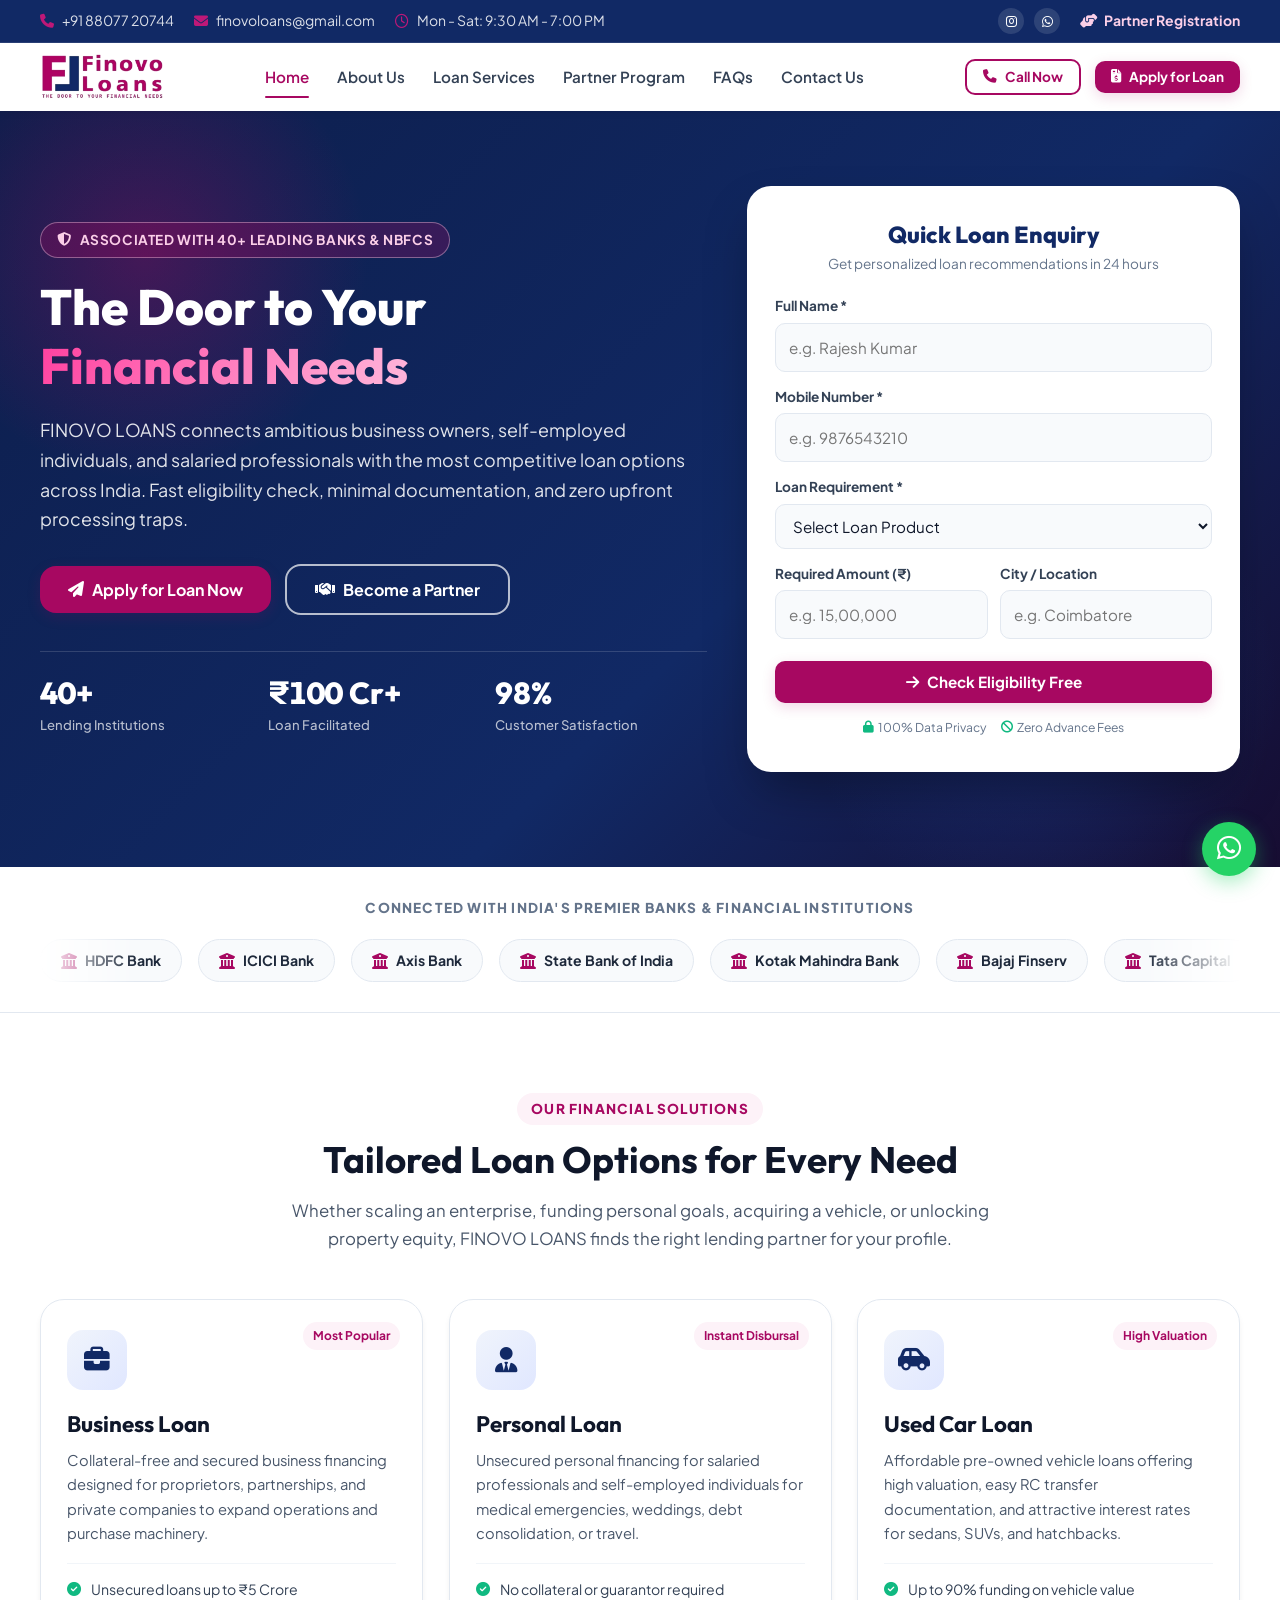
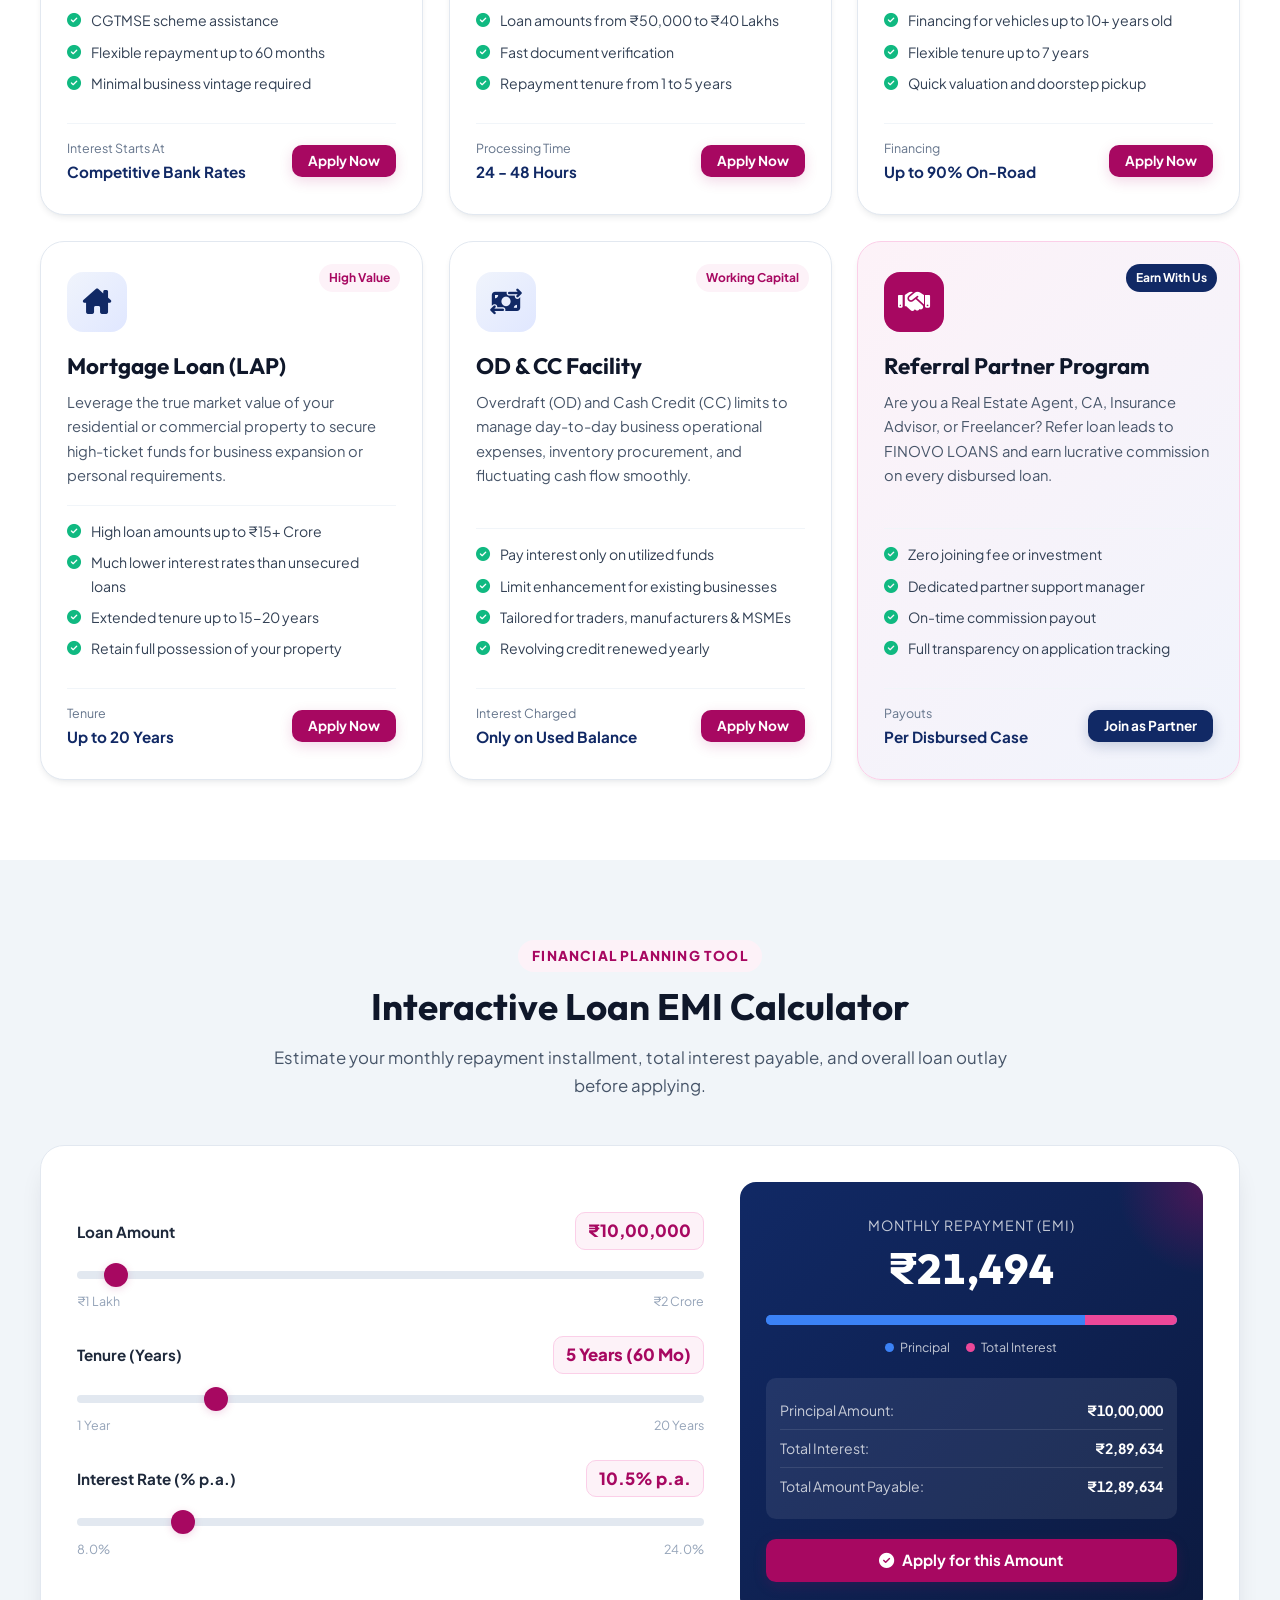
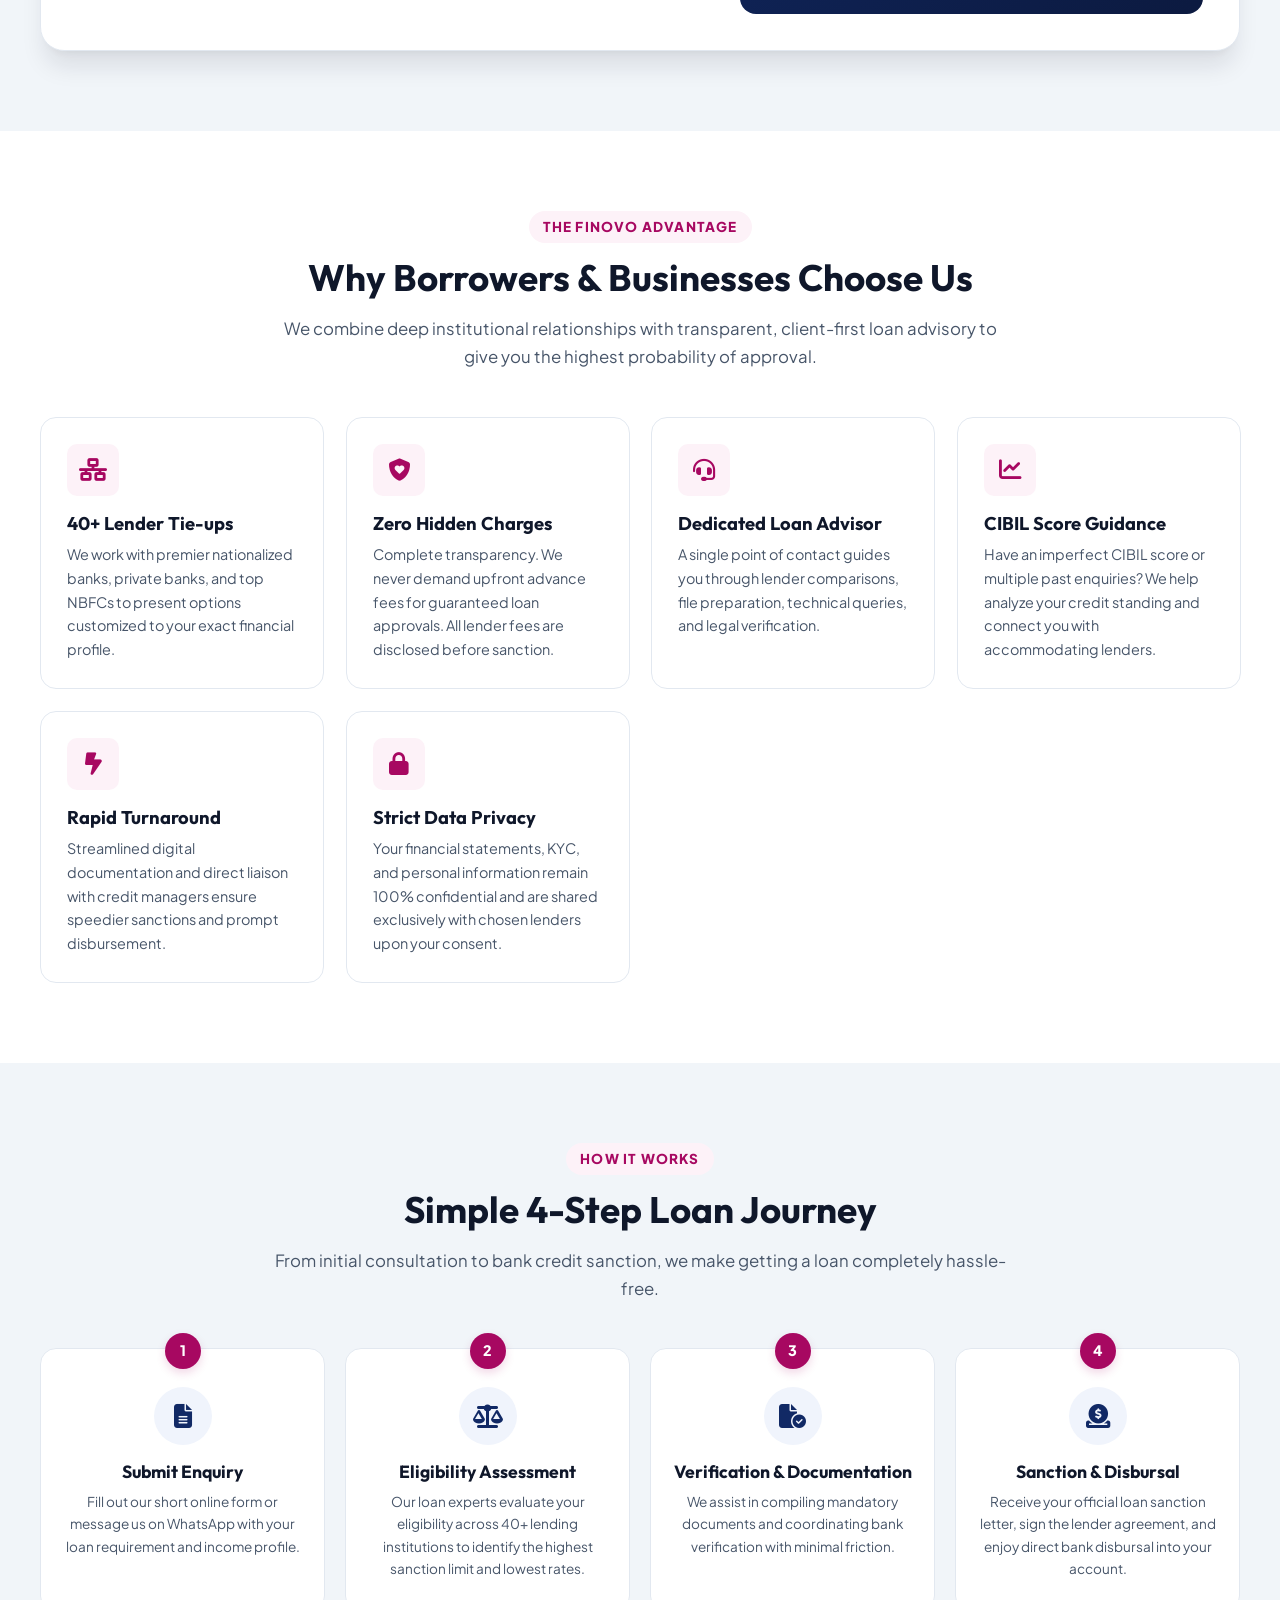
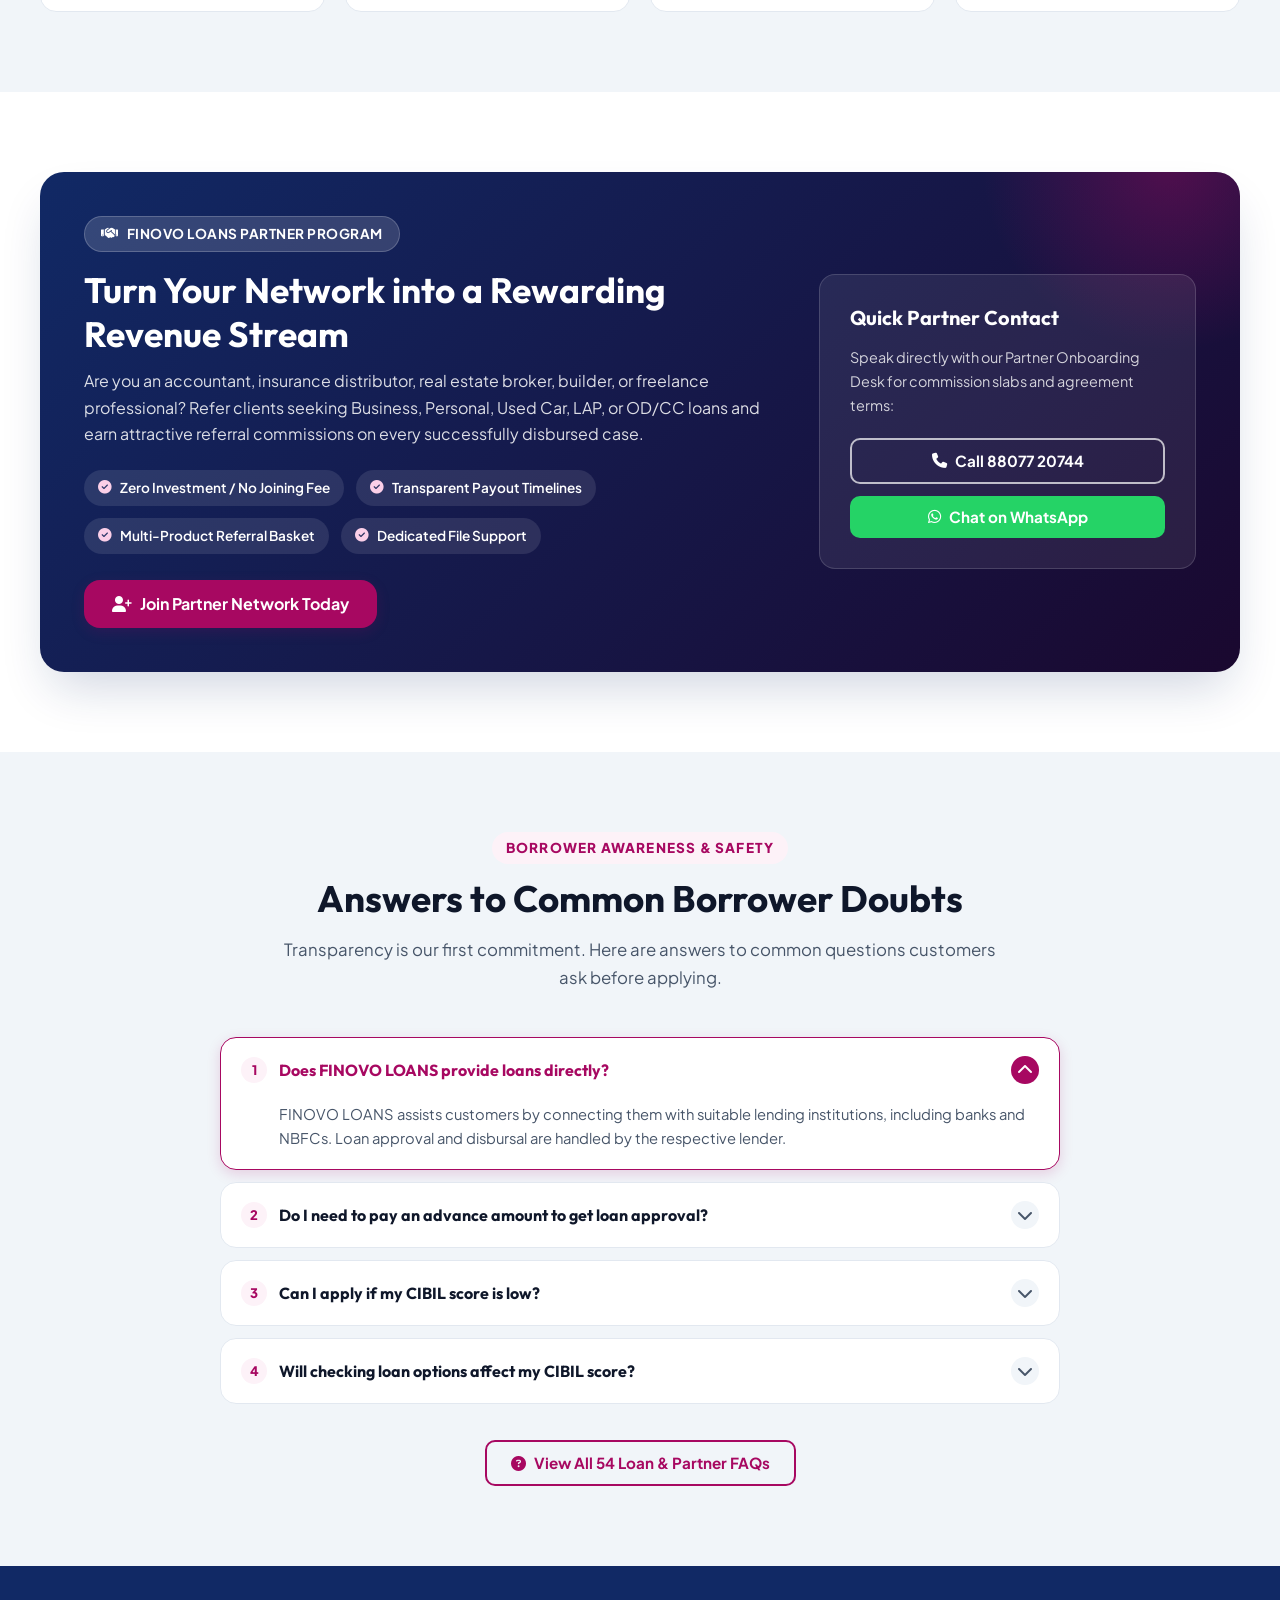
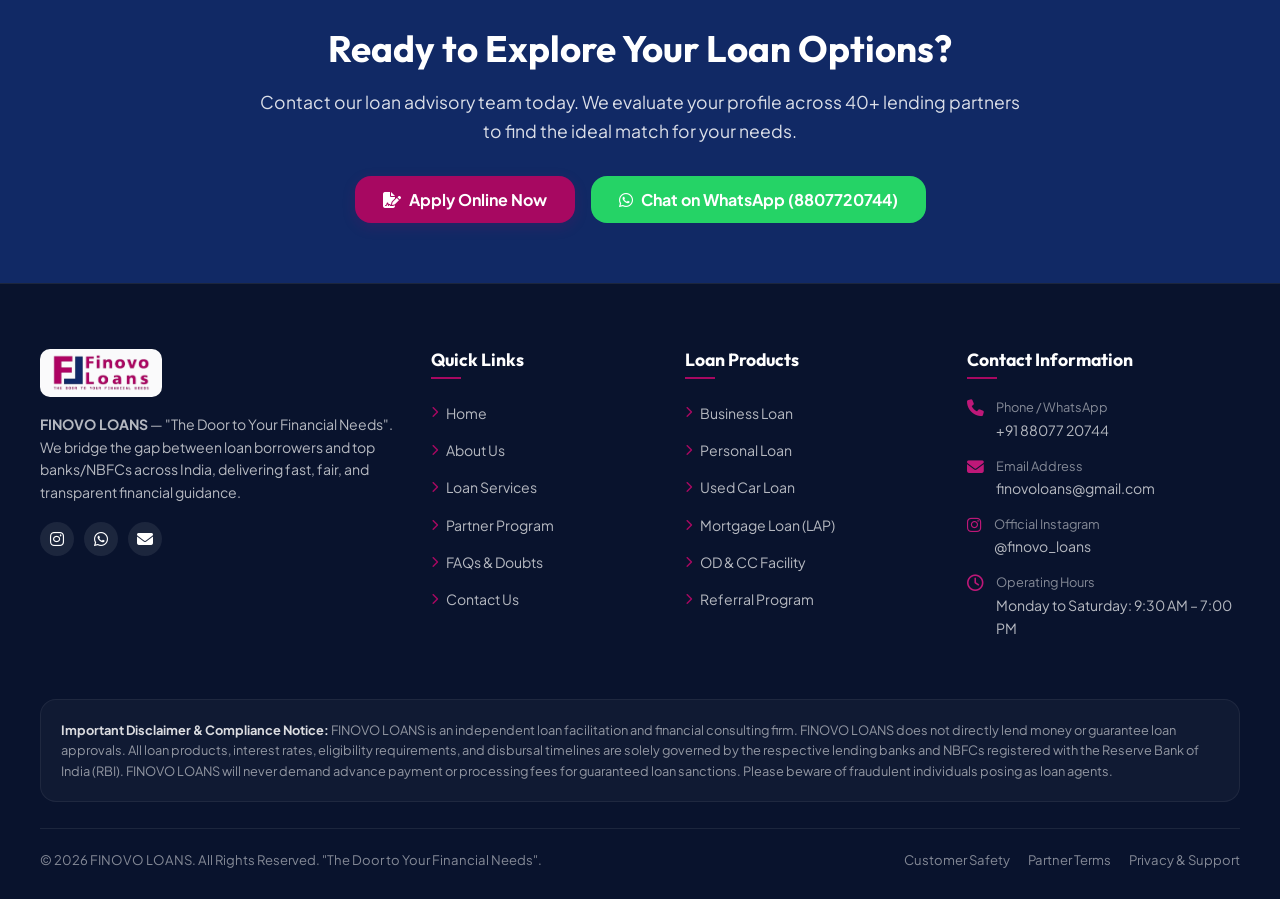
<file: index.html>
<!DOCTYPE html>
<html lang="en">
<head>
  <meta charset="UTF-8">
  <meta name="viewport" content="width=device-width, initial-scale=1.0">
  <title>FINOVO LOANS | The Door to Your Financial Needs | Business, Personal, Used Car, Mortgage & OD/CC Loans</title>
  <meta name="description" content="Finovo Loans assists borrowers across Tamil Nadu and India in securing Business Loans, Personal Loans, Used Car Loans, Mortgage Loans (LAP), and OD & CC facilities from 40+ premier banks & NBFCs.">
  <meta name="keywords" content="Finovo Loans, Business Loans Coimbatore, Personal Loans Tamil Nadu, Used Car Loans, Loan Against Property, OD CC Facility, DSA Loan Partner Program">
  <link rel="stylesheet" href="https://cdnjs.cloudflare.com/ajax/libs/font-awesome/6.5.1/css/all.min.css">
  <link rel="stylesheet" href="assets/css/style.css">
</head>
<body>

  <!-- Top Bar -->
  <div class="topbar">
    <div class="container topbar-wrapper">
      <div class="topbar-left">
        <div class="topbar-item">
          <i class="fa-solid fa-phone"></i>
          <a href="tel:8807720744">+91 88077 20744</a>
        </div>
        <div class="topbar-item">
          <i class="fa-solid fa-envelope"></i>
          <a href="mailto:finovoloans@gmail.com">finovoloans@gmail.com</a>
        </div>
        <div class="topbar-item">
          <i class="fa-regular fa-clock"></i>
          <span>Mon - Sat: 9:30 AM - 7:00 PM</span>
        </div>
      </div>
      <div class="topbar-right">
        <div class="topbar-social">
          <a href="https://www.instagram.com/finovo_loans?dmpr=MWxncHg0M2gzbWd3aw==" target="_blank" rel="noopener noreferrer" title="Follow us on Instagram">
            <i class="fa-brands fa-instagram"></i>
          </a>
          <a href="https://wa.me/918807720744" target="_blank" rel="noopener noreferrer" title="Chat on WhatsApp">
            <i class="fa-brands fa-whatsapp"></i>
          </a>
        </div>
        <div class="topbar-item">
          <a href="partner.html" style="font-weight: 700; color: #fbcfe8;">
            <i class="fa-solid fa-handshake-angle" style="color: #fbcfe8; margin-right: 4px;"></i> Partner Registration
          </a>
        </div>
      </div>
    </div>
  </div>

  <!-- Main Navigation -->
  <header class="navbar">
    <div class="container nav-container">
      <a href="index.html" class="brand-logo" aria-label="Finovo Loans Home">
        <img src="assets/images/logo-transparent.png" alt="Finovo Loans Logo">
      </a>

      <nav class="nav-links">
        <a href="index.html" class="nav-link active">Home</a>
        <a href="about.html" class="nav-link">About Us</a>
        <a href="services.html" class="nav-link">Loan Services</a>
        <a href="partner.html" class="nav-link">Partner Program</a>
        <a href="faq.html" class="nav-link">FAQs</a>
        <a href="contact.html" class="nav-link">Contact Us</a>
      </nav>

      <div class="nav-actions">
        <a href="tel:8807720744" class="btn btn-outline-primary btn-sm">
          <i class="fa-solid fa-phone"></i> Call Now
        </a>
        <button class="btn btn-primary btn-sm" data-open-modal>
          <i class="fa-solid fa-file-invoice-dollar"></i> Apply for Loan
        </button>
        <button class="mobile-menu-toggle" aria-label="Toggle navigation">
          <i class="fa-solid fa-bars"></i>
        </button>
      </div>
    </div>
  </header>

  <!-- Hero Section with Glowing Floating Orbs & Dynamic Entrance -->
  <section class="hero-section">
    <div class="hero-glow-1"></div>
    <div class="hero-glow-2"></div>
    <div class="container">
      <div class="hero-grid">
        <div class="hero-content reveal reveal-left is-visible">
          <div class="hero-badge">
            <i class="fa-solid fa-shield-halved"></i> Associated with 40+ Leading Banks & NBFCs
          </div>
          <h1>The Door to Your <br><span class="text-highlight">Financial Needs</span></h1>
          <p class="hero-desc">
            FINOVO LOANS connects ambitious business owners, self-employed individuals, and salaried professionals with the most competitive loan options across India. Fast eligibility check, minimal documentation, and zero upfront processing traps.
          </p>

          <div class="hero-cta-group">
            <button class="btn btn-primary btn-lg" data-open-modal>
              <i class="fa-solid fa-paper-plane"></i> Apply for Loan Now
            </button>
            <a href="partner.html" class="btn btn-outline-white btn-lg">
              <i class="fa-solid fa-handshake"></i> Become a Partner
            </a>
          </div>

          <!-- Animated Counting Stats -->
          <div class="hero-stats">
            <div class="stat-item">
              <h3 class="stat-number" data-target="40" data-suffix="+">0</h3>
              <p>Lending Institutions</p>
            </div>
            <div class="stat-item">
              <h3 class="stat-number" data-target="100" data-prefix="₹" data-suffix=" Cr+">0</h3>
              <p>Loan Facilitated</p>
            </div>
            <div class="stat-item">
              <h3 class="stat-number" data-target="98" data-suffix="%">0</h3>
              <p>Customer Satisfaction</p>
            </div>
          </div>
        </div>

        <!-- Hero Quick Enquiry Card with Gentle Floating Animation -->
        <div class="hero-card-form reveal reveal-right is-visible">
          <div class="form-header">
            <h3>Quick Loan Enquiry</h3>
            <p>Get personalized loan recommendations in 24 hours</p>
          </div>
          <form id="heroEnquiryForm">
            <div class="form-group">
              <label for="heroName">Full Name *</label>
              <input type="text" id="heroName" name="name" class="form-control" placeholder="e.g. Rajesh Kumar" required>
            </div>

            <div class="form-group">
              <label for="heroPhone">Mobile Number *</label>
              <input type="tel" id="heroPhone" name="phone" class="form-control" placeholder="e.g. 9876543210" pattern="[0-9]{10}" title="10-digit mobile number" required>
            </div>

            <div class="form-group">
              <label for="heroLoanType">Loan Requirement *</label>
              <select id="heroLoanType" name="loan_type" class="form-control" required>
                <option value="" disabled selected>Select Loan Product</option>
                <option value="Business Loan">Business Loan (Unsecured / CGTMSE)</option>
                <option value="Personal Loan">Personal Loan (Salaried / Self-Employed)</option>
                <option value="Used Car Loan">Used Car Loan (Pre-Owned Vehicle)</option>
                <option value="Mortgage Loan / LAP">Mortgage Loan / Loan Against Property</option>
                <option value="OD & CC Facility">OD & CC (Overdraft / Cash Credit)</option>
              </select>
            </div>

            <div class="form-row">
              <div class="form-group">
                <label for="heroAmount">Required Amount (₹)</label>
                <input type="text" id="heroAmount" name="amount" class="form-control" placeholder="e.g. 15,00,000" required>
              </div>
              <div class="form-group">
                <label for="heroCity">City / Location</label>
                <input type="text" id="heroCity" name="city" class="form-control" placeholder="e.g. Coimbatore" required>
              </div>
            </div>

            <button type="submit" class="btn btn-primary" style="width: 100%; margin-top: 8px;">
              <i class="fa-solid fa-arrow-right"></i> Check Eligibility Free
            </button>

            <div class="trust-micro">
              <span><i class="fa-solid fa-lock"></i> 100% Data Privacy</span>
              <span><i class="fa-solid fa-ban"></i> Zero Advance Fees</span>
            </div>
          </form>
        </div>
      </div>
    </div>
  </section>

  <!-- Lenders Ecosystem Strip with Infinite Smooth Marquee Animation -->
  <section class="lenders-strip">
    <div class="container">
      <p class="strip-label">Connected with India's Premier Banks & Financial Institutions</p>
      <div class="marquee-container">
        <div class="marquee-track">
          <!-- First set of badges -->
          <div class="lender-badge"><i class="fa-solid fa-building-columns"></i> HDFC Bank</div>
          <div class="lender-badge"><i class="fa-solid fa-building-columns"></i> ICICI Bank</div>
          <div class="lender-badge"><i class="fa-solid fa-building-columns"></i> Axis Bank</div>
          <div class="lender-badge"><i class="fa-solid fa-building-columns"></i> State Bank of India</div>
          <div class="lender-badge"><i class="fa-solid fa-building-columns"></i> Kotak Mahindra Bank</div>
          <div class="lender-badge"><i class="fa-solid fa-building-columns"></i> Bajaj Finserv</div>
          <div class="lender-badge"><i class="fa-solid fa-building-columns"></i> Tata Capital</div>
          <div class="lender-badge"><i class="fa-solid fa-building-columns"></i> Cholamandalam Finance</div>
          <div class="lender-badge"><i class="fa-solid fa-building-columns"></i> IDFC First Bank</div>
          <div class="lender-badge"><i class="fa-solid fa-building-columns"></i> Poonawalla Fincorp</div>

          <!-- Duplicate set for infinite seamless loop -->
          <div class="lender-badge"><i class="fa-solid fa-building-columns"></i> HDFC Bank</div>
          <div class="lender-badge"><i class="fa-solid fa-building-columns"></i> ICICI Bank</div>
          <div class="lender-badge"><i class="fa-solid fa-building-columns"></i> Axis Bank</div>
          <div class="lender-badge"><i class="fa-solid fa-building-columns"></i> State Bank of India</div>
          <div class="lender-badge"><i class="fa-solid fa-building-columns"></i> Kotak Mahindra Bank</div>
          <div class="lender-badge"><i class="fa-solid fa-building-columns"></i> Bajaj Finserv</div>
          <div class="lender-badge"><i class="fa-solid fa-building-columns"></i> Tata Capital</div>
          <div class="lender-badge"><i class="fa-solid fa-building-columns"></i> Cholamandalam Finance</div>
          <div class="lender-badge"><i class="fa-solid fa-building-columns"></i> IDFC First Bank</div>
          <div class="lender-badge"><i class="fa-solid fa-building-columns"></i> Poonawalla Fincorp</div>
        </div>
      </div>
    </div>
  </section>

  <!-- Core Services Section with Scroll Reveal -->
  <section class="section section-bg-light" id="services">
    <div class="container">
      <div class="section-header reveal">
        <span class="section-subtitle">Our Financial Solutions</span>
        <h2>Tailored Loan Options for Every Need</h2>
        <p>Whether scaling an enterprise, funding personal goals, acquiring a vehicle, or unlocking property equity, FINOVO LOANS finds the right lending partner for your profile.</p>
      </div>

      <div class="services-grid">
        <!-- 1. Business Loan -->
        <div class="service-card reveal delay-1">
          <span class="service-badge-tag">Most Popular</span>
          <div class="service-icon-box">
            <i class="fa-solid fa-briefcase"></i>
          </div>
          <h3>Business Loan</h3>
          <p class="service-desc">Collateral-free and secured business financing designed for proprietors, partnerships, and private companies to expand operations and purchase machinery.</p>
          <ul class="service-features-list">
            <li><i class="fa-solid fa-circle-check"></i> Unsecured loans up to ₹5 Crore</li>
            <li><i class="fa-solid fa-circle-check"></i> CGTMSE scheme assistance</li>
            <li><i class="fa-solid fa-circle-check"></i> Flexible repayment up to 60 months</li>
            <li><i class="fa-solid fa-circle-check"></i> Minimal business vintage required</li>
          </ul>
          <div class="card-footer-action">
            <div class="rate-info">
              <span>Interest Starts At</span>
              <strong>Competitive Bank Rates</strong>
            </div>
            <button class="btn btn-primary btn-sm" data-open-modal data-loan-type="Business Loan">
              Apply Now
            </button>
          </div>
        </div>

        <!-- 2. Personal Loan -->
        <div class="service-card reveal delay-2">
          <span class="service-badge-tag">Instant Disbursal</span>
          <div class="service-icon-box">
            <i class="fa-solid fa-user-tie"></i>
          </div>
          <h3>Personal Loan</h3>
          <p class="service-desc">Unsecured personal financing for salaried professionals and self-employed individuals for medical emergencies, weddings, debt consolidation, or travel.</p>
          <ul class="service-features-list">
            <li><i class="fa-solid fa-circle-check"></i> No collateral or guarantor required</li>
            <li><i class="fa-solid fa-circle-check"></i> Loan amounts from ₹50,000 to ₹40 Lakhs</li>
            <li><i class="fa-solid fa-circle-check"></i> Fast document verification</li>
            <li><i class="fa-solid fa-circle-check"></i> Repayment tenure from 1 to 5 years</li>
          </ul>
          <div class="card-footer-action">
            <div class="rate-info">
              <span>Processing Time</span>
              <strong>24 - 48 Hours</strong>
            </div>
            <button class="btn btn-primary btn-sm" data-open-modal data-loan-type="Personal Loan">
              Apply Now
            </button>
          </div>
        </div>

        <!-- 3. Used Car Loan -->
        <div class="service-card reveal delay-3">
          <span class="service-badge-tag">High Valuation</span>
          <div class="service-icon-box">
            <i class="fa-solid fa-car-side"></i>
          </div>
          <h3>Used Car Loan</h3>
          <p class="service-desc">Affordable pre-owned vehicle loans offering high valuation, easy RC transfer documentation, and attractive interest rates for sedans, SUVs, and hatchbacks.</p>
          <ul class="service-features-list">
            <li><i class="fa-solid fa-circle-check"></i> Up to 90% funding on vehicle value</li>
            <li><i class="fa-solid fa-circle-check"></i> Financing for vehicles up to 10+ years old</li>
            <li><i class="fa-solid fa-circle-check"></i> Flexible tenure up to 7 years</li>
            <li><i class="fa-solid fa-circle-check"></i> Quick valuation and doorstep pickup</li>
          </ul>
          <div class="card-footer-action">
            <div class="rate-info">
              <span>Financing</span>
              <strong>Up to 90% On-Road</strong>
            </div>
            <button class="btn btn-primary btn-sm" data-open-modal data-loan-type="Used Car Loan">
              Apply Now
            </button>
          </div>
        </div>

        <!-- 4. Mortgage Loan / LAP -->
        <div class="service-card reveal delay-1">
          <span class="service-badge-tag">High Value</span>
          <div class="service-icon-box">
            <i class="fa-solid fa-house-chimney"></i>
          </div>
          <h3>Mortgage Loan (LAP)</h3>
          <p class="service-desc">Leverage the true market value of your residential or commercial property to secure high-ticket funds for business expansion or personal requirements.</p>
          <ul class="service-features-list">
            <li><i class="fa-solid fa-circle-check"></i> High loan amounts up to ₹15+ Crore</li>
            <li><i class="fa-solid fa-circle-check"></i> Much lower interest rates than unsecured loans</li>
            <li><i class="fa-solid fa-circle-check"></i> Extended tenure up to 15-20 years</li>
            <li><i class="fa-solid fa-circle-check"></i> Retain full possession of your property</li>
          </ul>
          <div class="card-footer-action">
            <div class="rate-info">
              <span>Tenure</span>
              <strong>Up to 20 Years</strong>
            </div>
            <button class="btn btn-primary btn-sm" data-open-modal data-loan-type="Mortgage Loan / LAP">
              Apply Now
            </button>
          </div>
        </div>

        <!-- 5. OD & CC Facility -->
        <div class="service-card reveal delay-2">
          <span class="service-badge-tag">Working Capital</span>
          <div class="service-icon-box">
            <i class="fa-solid fa-money-bill-transfer"></i>
          </div>
          <h3>OD & CC Facility</h3>
          <p class="service-desc">Overdraft (OD) and Cash Credit (CC) limits to manage day-to-day business operational expenses, inventory procurement, and fluctuating cash flow smoothly.</p>
          <ul class="service-features-list">
            <li><i class="fa-solid fa-circle-check"></i> Pay interest only on utilized funds</li>
            <li><i class="fa-solid fa-circle-check"></i> Limit enhancement for existing businesses</li>
            <li><i class="fa-solid fa-circle-check"></i> Tailored for traders, manufacturers & MSMEs</li>
            <li><i class="fa-solid fa-circle-check"></i> Revolving credit renewed yearly</li>
          </ul>
          <div class="card-footer-action">
            <div class="rate-info">
              <span>Interest Charged</span>
              <strong>Only on Used Balance</strong>
            </div>
            <button class="btn btn-primary btn-sm" data-open-modal data-loan-type="OD & CC Facility">
              Apply Now
            </button>
          </div>
        </div>

        <!-- 6. Partner Program Box -->
        <div class="service-card reveal delay-3" style="background: linear-gradient(135deg, #fdf2f8 0%, #f0f4fc 100%); border-color: var(--primary-border);">
          <span class="service-badge-tag" style="background: var(--secondary); color: var(--white);">Earn With Us</span>
          <div class="service-icon-box" style="background: var(--primary); color: var(--white);">
            <i class="fa-solid fa-handshake"></i>
          </div>
          <h3>Referral Partner Program</h3>
          <p class="service-desc">Are you a Real Estate Agent, CA, Insurance Advisor, or Freelancer? Refer loan leads to FINOVO LOANS and earn lucrative commission on every disbursed loan.</p>
          <ul class="service-features-list">
            <li><i class="fa-solid fa-circle-check"></i> Zero joining fee or investment</li>
            <li><i class="fa-solid fa-circle-check"></i> Dedicated partner support manager</li>
            <li><i class="fa-solid fa-circle-check"></i> On-time commission payout</li>
            <li><i class="fa-solid fa-circle-check"></i> Full transparency on application tracking</li>
          </ul>
          <div class="card-footer-action">
            <div class="rate-info">
              <span>Payouts</span>
              <strong>Per Disbursed Case</strong>
            </div>
            <a href="partner.html" class="btn btn-secondary btn-sm">
              Join as Partner
            </a>
          </div>
        </div>
      </div>
    </div>
  </section>

  <!-- Interactive Loan EMI Calculator -->
  <section class="section section-bg-slate" id="calculator">
    <div class="container">
      <div class="section-header reveal">
        <span class="section-subtitle">Financial Planning Tool</span>
        <h2>Interactive Loan EMI Calculator</h2>
        <p>Estimate your monthly repayment installment, total interest payable, and overall loan outlay before applying.</p>
      </div>

      <div class="calculator-wrapper reveal reveal-zoom">
        <div class="calculator-grid">
          <!-- Sliders -->
          <div class="calc-sliders-column">
            <!-- Amount -->
            <div class="calc-control-group">
              <div class="calc-label-row">
                <label for="calcAmountSlider">Loan Amount</label>
                <div class="calc-val-box" id="calcAmountDisplay">₹10,00,000</div>
              </div>
              <input type="range" class="calc-slider" id="calcAmountSlider" min="100000" max="20000000" step="50000" value="1000000">
              <div class="calc-range-limits">
                <span>₹1 Lakh</span>
                <span>₹2 Crore</span>
              </div>
            </div>

            <!-- Tenure -->
            <div class="calc-control-group">
              <div class="calc-label-row">
                <label for="calcTenureSlider">Tenure (Years)</label>
                <div class="calc-val-box" id="calcTenureDisplay">5 Years (60 Mo)</div>
              </div>
              <input type="range" class="calc-slider" id="calcTenureSlider" min="1" max="20" step="1" value="5">
              <div class="calc-range-limits">
                <span>1 Year</span>
                <span>20 Years</span>
              </div>
            </div>

            <!-- Interest Rate -->
            <div class="calc-control-group">
              <div class="calc-label-row">
                <label for="calcRateSlider">Interest Rate (% p.a.)</label>
                <div class="calc-val-box" id="calcRateDisplay">10.5% p.a.</div>
              </div>
              <input type="range" class="calc-slider" id="calcRateSlider" min="8.0" max="24.0" step="0.25" value="10.5">
              <div class="calc-range-limits">
                <span>8.0%</span>
                <span>24.0%</span>
              </div>
            </div>
          </div>

          <!-- Result Box -->
          <div class="calc-result-box">
            <div class="calc-emi-display">
              <p>Monthly Repayment (EMI)</p>
              <h3 id="calcEmiOutput">₹21,494</h3>
            </div>

            <!-- Visual Bar -->
            <div class="calc-visual-bar">
              <div class="principal-segment" id="barPrincipal" style="width: 77%;"></div>
              <div class="interest-segment" id="barInterest" style="width: 23%;"></div>
            </div>

            <div class="calc-legend">
              <span><span class="legend-dot principal"></span> Principal</span>
              <span><span class="legend-dot interest"></span> Total Interest</span>
            </div>

            <div class="calc-breakdown-table">
              <div class="breakdown-row">
                <span class="label">Principal Amount:</span>
                <span class="value" id="calcPrincipalOutput">₹10,00,000</span>
              </div>
              <div class="breakdown-row">
                <span class="label">Total Interest:</span>
                <span class="value" id="calcInterestOutput">₹2,89,634</span>
              </div>
              <div class="breakdown-row">
                <span class="label">Total Amount Payable:</span>
                <span class="value" id="calcTotalOutput">₹12,89,634</span>
              </div>
            </div>

            <button class="btn btn-primary" id="applyCalculatedLoanBtn" style="width: 100%;">
              <i class="fa-solid fa-check-circle"></i> Apply for this Amount
            </button>
          </div>
        </div>
      </div>
    </div>
  </section>

  <!-- Why Choose Finovoloans -->
  <section class="section section-bg-light">
    <div class="container">
      <div class="section-header reveal">
        <span class="section-subtitle">The Finovo Advantage</span>
        <h2>Why Borrowers & Businesses Choose Us</h2>
        <p>We combine deep institutional relationships with transparent, client-first loan advisory to give you the highest probability of approval.</p>
      </div>

      <div class="features-grid">
        <div class="feature-box reveal delay-1">
          <div class="feature-icon"><i class="fa-solid fa-network-wired"></i></div>
          <h4>40+ Lender Tie-ups</h4>
          <p>We work with premier nationalized banks, private banks, and top NBFCs to present options customized to your exact financial profile.</p>
        </div>

        <div class="feature-box reveal delay-2">
          <div class="feature-icon"><i class="fa-solid fa-shield-heart"></i></div>
          <h4>Zero Hidden Charges</h4>
          <p>Complete transparency. We never demand upfront advance fees for guaranteed loan approvals. All lender fees are disclosed before sanction.</p>
        </div>

        <div class="feature-box reveal delay-3">
          <div class="feature-icon"><i class="fa-solid fa-headset"></i></div>
          <h4>Dedicated Loan Advisor</h4>
          <p>A single point of contact guides you through lender comparisons, file preparation, technical queries, and legal verification.</p>
        </div>

        <div class="feature-box reveal delay-1">
          <div class="feature-icon"><i class="fa-solid fa-chart-line"></i></div>
          <h4>CIBIL Score Guidance</h4>
          <p>Have an imperfect CIBIL score or multiple past enquiries? We help analyze your credit standing and connect you with accommodating lenders.</p>
        </div>

        <div class="feature-box reveal delay-2">
          <div class="feature-icon"><i class="fa-solid fa-bolt-lightning"></i></div>
          <h4>Rapid Turnaround</h4>
          <p>Streamlined digital documentation and direct liaison with credit managers ensure speedier sanctions and prompt disbursement.</p>
        </div>

        <div class="feature-box reveal delay-3">
          <div class="feature-icon"><i class="fa-solid fa-lock"></i></div>
          <h4>Strict Data Privacy</h4>
          <p>Your financial statements, KYC, and personal information remain 100% confidential and are shared exclusively with chosen lenders upon your consent.</p>
        </div>
      </div>
    </div>
  </section>

  <!-- 4-Step Process Section -->
  <section class="section section-bg-slate">
    <div class="container">
      <div class="section-header reveal">
        <span class="section-subtitle">How It Works</span>
        <h2>Simple 4-Step Loan Journey</h2>
        <p>From initial consultation to bank credit sanction, we make getting a loan completely hassle-free.</p>
      </div>

      <div class="process-grid">
        <div class="process-step reveal delay-1">
          <div class="step-num">1</div>
          <div class="step-icon"><i class="fa-solid fa-file-lines"></i></div>
          <h4>Submit Enquiry</h4>
          <p>Fill out our short online form or message us on WhatsApp with your loan requirement and income profile.</p>
        </div>

        <div class="process-step reveal delay-2">
          <div class="step-num">2</div>
          <div class="step-icon"><i class="fa-solid fa-scale-balanced"></i></div>
          <h4>Eligibility Assessment</h4>
          <p>Our loan experts evaluate your eligibility across 40+ lending institutions to identify the highest sanction limit and lowest rates.</p>
        </div>

        <div class="process-step reveal delay-3">
          <div class="step-num">3</div>
          <div class="step-icon"><i class="fa-solid fa-file-circle-check"></i></div>
          <h4>Verification & Documentation</h4>
          <p>We assist in compiling mandatory documents and coordinating bank verification with minimal friction.</p>
        </div>

        <div class="process-step reveal delay-4">
          <div class="step-num">4</div>
          <div class="step-icon"><i class="fa-solid fa-circle-dollar-to-slot"></i></div>
          <h4>Sanction & Disbursal</h4>
          <p>Receive your official loan sanction letter, sign the lender agreement, and enjoy direct bank disbursal into your account.</p>
        </div>
      </div>
    </div>
  </section>

  <!-- Partner Program Highlight Banner -->
  <section class="section section-bg-light">
    <div class="container">
      <div class="partner-highlight-box reveal reveal-zoom">
        <div class="partner-highlight-grid">
          <div>
            <span class="badge-pill" style="background: rgba(255, 255, 255, 0.15); color: #fff;">
              <i class="fa-solid fa-handshake"></i> Finovo Loans Partner Program
            </span>
            <h2>Turn Your Network into a Rewarding Revenue Stream</h2>
            <p>
              Are you an accountant, insurance distributor, real estate broker, builder, or freelance professional? Refer clients seeking Business, Personal, Used Car, LAP, or OD/CC loans and earn attractive referral commissions on every successfully disbursed case.
            </p>
            <div class="partner-perks">
              <div class="perk-item"><i class="fa-solid fa-circle-check"></i> Zero Investment / No Joining Fee</div>
              <div class="perk-item"><i class="fa-solid fa-circle-check"></i> Transparent Payout Timelines</div>
              <div class="perk-item"><i class="fa-solid fa-circle-check"></i> Multi-Product Referral Basket</div>
              <div class="perk-item"><i class="fa-solid fa-circle-check"></i> Dedicated File Support</div>
            </div>
            <a href="partner.html" class="btn btn-primary btn-lg">
              <i class="fa-solid fa-user-plus"></i> Join Partner Network Today
            </a>
          </div>

          <div style="background: rgba(255, 255, 255, 0.08); border-radius: var(--radius-lg); padding: 30px; border: 1px solid rgba(255, 255, 255, 0.15);">
            <h4 style="color: #fff; margin-bottom: 16px; font-size: 1.25rem;">Quick Partner Contact</h4>
            <p style="font-size: 0.9rem; color: rgba(255, 255, 255, 0.8); margin-bottom: 20px;">
              Speak directly with our Partner Onboarding Desk for commission slabs and agreement terms:
            </p>
            <a href="tel:8807720744" class="btn btn-outline-white" style="width: 100%; margin-bottom: 12px;">
              <i class="fa-solid fa-phone"></i> Call 88077 20744
            </a>
            <a href="https://wa.me/918807720744?text=Hello%20Finovo%20Loans%2C%20I%20am%20interested%20in%20becoming%20a%20Referral%20Partner." class="btn btn-whatsapp" style="width: 100%;" target="_blank" rel="noopener noreferrer">
              <i class="fa-brands fa-whatsapp"></i> Chat on WhatsApp
            </a>
          </div>
        </div>
      </div>
    </div>
  </section>

  <!-- Customer Trust & Safety FAQs Preview -->
  <section class="section section-bg-slate">
    <div class="container">
      <div class="section-header reveal">
        <span class="section-subtitle">Borrower Awareness & Safety</span>
        <h2>Answers to Common Borrower Doubts</h2>
        <p>Transparency is our first commitment. Here are answers to common questions customers ask before applying.</p>
      </div>

      <div style="max-width: 840px; margin: 0 auto;">
        <div class="accordion-list">
          <div class="accordion-item active reveal delay-1">
            <button class="accordion-header">
              <div class="q-title-wrap">
                <span class="q-num">1</span>
                <h4>Does FINOVO LOANS provide loans directly?</h4>
              </div>
              <div class="accordion-icon"><i class="fa-solid fa-chevron-down"></i></div>
            </button>
            <div class="accordion-body" style="max-height: 200px;">
              <div class="accordion-content">
                <p>FINOVO LOANS assists customers by connecting them with suitable lending institutions, including banks and NBFCs. Loan approval and disbursal are handled by the respective lender.</p>
              </div>
            </div>
          </div>

          <div class="accordion-item reveal delay-2">
            <button class="accordion-header">
              <div class="q-title-wrap">
                <span class="q-num">2</span>
                <h4>Do I need to pay an advance amount to get loan approval?</h4>
              </div>
              <div class="accordion-icon"><i class="fa-solid fa-chevron-down"></i></div>
            </button>
            <div class="accordion-body">
              <div class="accordion-content">
                <p><strong>Never pay an individual who promises guaranteed loan approval.</strong> Any legitimate applicable charges must be explained and verified before payment. Legitimate bank processing fees are deducted directly from loan disbursement in most cases.</p>
              </div>
            </div>
          </div>

          <div class="accordion-item reveal delay-3">
            <button class="accordion-header">
              <div class="q-title-wrap">
                <span class="q-num">3</span>
                <h4>Can I apply if my CIBIL score is low?</h4>
              </div>
              <div class="accordion-icon"><i class="fa-solid fa-chevron-down"></i></div>
            </button>
            <div class="accordion-body">
              <div class="accordion-content">
                <p>You can contact our team to discuss your situation. Available options depend on the lender's policies and your overall financial profile. Approval cannot be guaranteed.</p>
              </div>
            </div>
          </div>

          <div class="accordion-item reveal delay-4">
            <button class="accordion-header">
              <div class="q-title-wrap">
                <span class="q-num">4</span>
                <h4>Will checking loan options affect my CIBIL score?</h4>
              </div>
              <div class="accordion-icon"><i class="fa-solid fa-chevron-down"></i></div>
            </button>
            <div class="accordion-body">
              <div class="accordion-content">
                <p>A preliminary enquiry with FINOVO does not automatically mean a credit bureau enquiry. However, a formal credit check by a lender may affect your credit report depending on the type of enquiry.</p>
              </div>
            </div>
          </div>
        </div>

        <div style="text-align: center; margin-top: 36px;" class="reveal">
          <a href="faq.html" class="btn btn-outline-primary">
            <i class="fa-solid fa-circle-question"></i> View All 54 Loan & Partner FAQs
          </a>
        </div>
      </div>
    </div>
  </section>

  <!-- CTA Lead Strip -->
  <section class="section section-bg-dark" style="padding: 60px 0;">
    <div class="container reveal" style="text-align: center; max-width: 800px;">
      <h2 style="color: #fff; font-size: 2.3rem; margin-bottom: 16px;">Ready to Explore Your Loan Options?</h2>
      <p style="color: rgba(255, 255, 255, 0.85); font-size: 1.1rem; margin-bottom: 30px;">
        Contact our loan advisory team today. We evaluate your profile across 40+ lending partners to find the ideal match for your needs.
      </p>
      <div style="display: flex; justify-content: center; flex-wrap: wrap; gap: 16px;">
        <button class="btn btn-primary btn-lg" data-open-modal>
          <i class="fa-solid fa-file-signature"></i> Apply Online Now
        </button>
        <a href="https://wa.me/918807720744?text=Hello%20Finovo%20Loans%2C%20I%20want%20to%20enquire%20about%20a%20loan." class="btn btn-whatsapp btn-lg" target="_blank" rel="noopener noreferrer">
          <i class="fa-brands fa-whatsapp"></i> Chat on WhatsApp (8807720744)
        </a>
      </div>
    </div>
  </section>

  <!-- Footer -->
  <footer class="footer">
    <div class="container">
      <div class="footer-grid">
        <!-- Col 1: Brand -->
        <div class="footer-col">
          <div class="footer-brand">
            <img src="assets/images/logo-transparent.png" alt="Finovo Loans Logo">
          </div>
          <p class="footer-about">
            <strong>FINOVO LOANS</strong> — "The Door to Your Financial Needs". We bridge the gap between loan borrowers and top banks/NBFCs across India, delivering fast, fair, and transparent financial guidance.
          </p>
          <div class="footer-social-links">
            <a href="https://www.instagram.com/finovo_loans?dmpr=MWxncHg0M2gzbWd3aw==" target="_blank" rel="noopener noreferrer" title="Instagram">
              <i class="fa-brands fa-instagram"></i>
            </a>
            <a href="https://wa.me/918807720744" target="_blank" rel="noopener noreferrer" title="WhatsApp">
              <i class="fa-brands fa-whatsapp"></i>
            </a>
            <a href="mailto:finovoloans@gmail.com" title="Email Us">
              <i class="fa-solid fa-envelope"></i>
            </a>
          </div>
        </div>

        <!-- Col 2: Quick Links -->
        <div class="footer-col">
          <h4 class="footer-heading">Quick Links</h4>
          <ul class="footer-links">
            <li><a href="index.html"><i class="fa-solid fa-chevron-right"></i> Home</a></li>
            <li><a href="about.html"><i class="fa-solid fa-chevron-right"></i> About Us</a></li>
            <li><a href="services.html"><i class="fa-solid fa-chevron-right"></i> Loan Services</a></li>
            <li><a href="partner.html"><i class="fa-solid fa-chevron-right"></i> Partner Program</a></li>
            <li><a href="faq.html"><i class="fa-solid fa-chevron-right"></i> FAQs & Doubts</a></li>
            <li><a href="contact.html"><i class="fa-solid fa-chevron-right"></i> Contact Us</a></li>
          </ul>
        </div>

        <!-- Col 3: Loan Products -->
        <div class="footer-col">
          <h4 class="footer-heading">Loan Products</h4>
          <ul class="footer-links">
            <li><a href="services.html#business-loan"><i class="fa-solid fa-chevron-right"></i> Business Loan</a></li>
            <li><a href="services.html#personal-loan"><i class="fa-solid fa-chevron-right"></i> Personal Loan</a></li>
            <li><a href="services.html#used-car-loan"><i class="fa-solid fa-chevron-right"></i> Used Car Loan</a></li>
            <li><a href="services.html#mortgage-loan"><i class="fa-solid fa-chevron-right"></i> Mortgage Loan (LAP)</a></li>
            <li><a href="services.html#od-cc-facility"><i class="fa-solid fa-chevron-right"></i> OD & CC Facility</a></li>
            <li><a href="partner.html"><i class="fa-solid fa-chevron-right"></i> Referral Program</a></li>
          </ul>
        </div>

        <!-- Col 4: Contact Info -->
        <div class="footer-col">
          <h4 class="footer-heading">Contact Information</h4>
          <div class="footer-contact-item">
            <i class="fa-solid fa-phone"></i>
            <div>
              <p style="font-size: 0.8rem; color: rgba(255,255,255,0.5);">Phone / WhatsApp</p>
              <a href="tel:8807720744">+91 88077 20744</a>
            </div>
          </div>
          <div class="footer-contact-item">
            <i class="fa-solid fa-envelope"></i>
            <div>
              <p style="font-size: 0.8rem; color: rgba(255,255,255,0.5);">Email Address</p>
              <a href="mailto:finovoloans@gmail.com">finovoloans@gmail.com</a>
            </div>
          </div>
          <div class="footer-contact-item">
            <i class="fa-brands fa-instagram"></i>
            <div>
              <p style="font-size: 0.8rem; color: rgba(255,255,255,0.5);">Official Instagram</p>
              <a href="https://www.instagram.com/finovo_loans?dmpr=MWxncHg0M2gzbWd3aw==" target="_blank" rel="noopener noreferrer">@finovo_loans</a>
            </div>
          </div>
          <div class="footer-contact-item">
            <i class="fa-regular fa-clock"></i>
            <div>
              <p style="font-size: 0.8rem; color: rgba(255,255,255,0.5);">Operating Hours</p>
              <span>Monday to Saturday: 9:30 AM – 7:00 PM</span>
            </div>
          </div>
        </div>
      </div>

      <!-- Regulatory Disclaimer -->
      <div class="footer-disclaimer">
        <strong>Important Disclaimer & Compliance Notice:</strong> FINOVO LOANS is an independent loan facilitation and financial consulting firm. FINOVO LOANS does not directly lend money or guarantee loan approvals. All loan products, interest rates, eligibility requirements, and disbursal timelines are solely governed by the respective lending banks and NBFCs registered with the Reserve Bank of India (RBI). FINOVO LOANS will never demand advance payment or processing fees for guaranteed loan sanctions. Please beware of fraudulent individuals posing as loan agents.
      </div>

      <div class="footer-bottom">
        <p>© 2026 FINOVO LOANS. All Rights Reserved. "The Door to Your Financial Needs".</p>
        <div class="footer-bottom-links">
          <a href="faq.html#customer-safety">Customer Safety</a>
          <a href="partner.html">Partner Terms</a>
          <a href="contact.html">Privacy & Support</a>
        </div>
      </div>
    </div>
  </footer>

  <!-- Loan Enquiry Modal Popup -->
  <div class="modal-overlay" id="enquiryModal">
    <div class="modal-content">
      <button class="modal-close-btn" data-close-modal aria-label="Close modal">
        <i class="fa-solid fa-xmark"></i>
      </button>

      <div class="form-header" style="text-align: center; margin-bottom: 20px;">
        <h3 style="color: var(--secondary); font-size: 1.5rem; margin-bottom: 4px;">Apply for a Loan</h3>
        <p style="font-size: 0.88rem; color: var(--slate-500);">Submit your details and get instant lender recommendations</p>
      </div>

      <form id="modalEnquiryForm">
        <div class="form-group">
          <label for="modalName">Full Name *</label>
          <input type="text" id="modalName" name="name" class="form-control" placeholder="Enter your full name" required>
        </div>

        <div class="form-group">
          <label for="modalPhone">Mobile Number (WhatsApp) *</label>
          <input type="tel" id="modalPhone" name="phone" class="form-control" placeholder="10-digit mobile number" pattern="[0-9]{10}" required>
        </div>

        <div class="form-group">
          <label for="modalLoanType">Loan Type *</label>
          <select id="modalLoanType" name="loan_type" class="form-control" required>
            <option value="Business Loan">Business Loan (Unsecured / CGTMSE)</option>
            <option value="Personal Loan">Personal Loan (Salaried / Self-Employed)</option>
            <option value="Used Car Loan">Used Car Loan (Pre-Owned Vehicle)</option>
            <option value="Mortgage Loan / LAP">Mortgage Loan / Loan Against Property</option>
            <option value="OD & CC Facility">OD & CC (Overdraft / Cash Credit)</option>
          </select>
        </div>

        <div class="form-row">
          <div class="form-group">
            <label for="modalLoanAmount">Required Amount (₹)</label>
            <input type="text" id="modalLoanAmount" name="amount" class="form-control" placeholder="e.g. 10,00,000" required>
          </div>
          <div class="form-group">
            <label for="modalCity">City / Location</label>
            <input type="text" id="modalCity" name="city" class="form-control" placeholder="e.g. Coimbatore" required>
          </div>
        </div>

        <div class="form-group">
          <label for="modalMessage">Additional Notes (Optional)</label>
          <textarea id="modalMessage" name="message" class="form-control" rows="2" placeholder="e.g. Salaried in MNC, monthly salary ₹65,000"></textarea>
        </div>

        <button type="submit" class="btn btn-primary" style="width: 100%;">
          <i class="fa-solid fa-paper-plane"></i> Submit Loan Enquiry
        </button>

        <p style="font-size: 0.75rem; color: var(--slate-500); text-align: center; margin-top: 10px;">
          By submitting, you agree to receive loan consultation from Finovo Loans.
        </p>
      </form>
    </div>
  </div>

  <!-- Floating WhatsApp & Scroll Top Buttons -->
  <a href="https://wa.me/918807720744?text=Hello%20Finovo%20Loans%2C%20I%20would%20like%20to%20enquire%20about%20loan%20options." class="floating-whatsapp" target="_blank" rel="noopener noreferrer" aria-label="Chat with Finovo Loans on WhatsApp">
    <i class="fa-brands fa-whatsapp"></i>
    <span class="tooltip">Chat on WhatsApp: 8807720744</span>
  </a>

  <button class="scroll-to-top" id="scrollTopBtn" aria-label="Scroll to top">
    <i class="fa-solid fa-arrow-up"></i>
  </button>

  <script src="assets/js/main.js"></script>
</body>
</html>
</file>
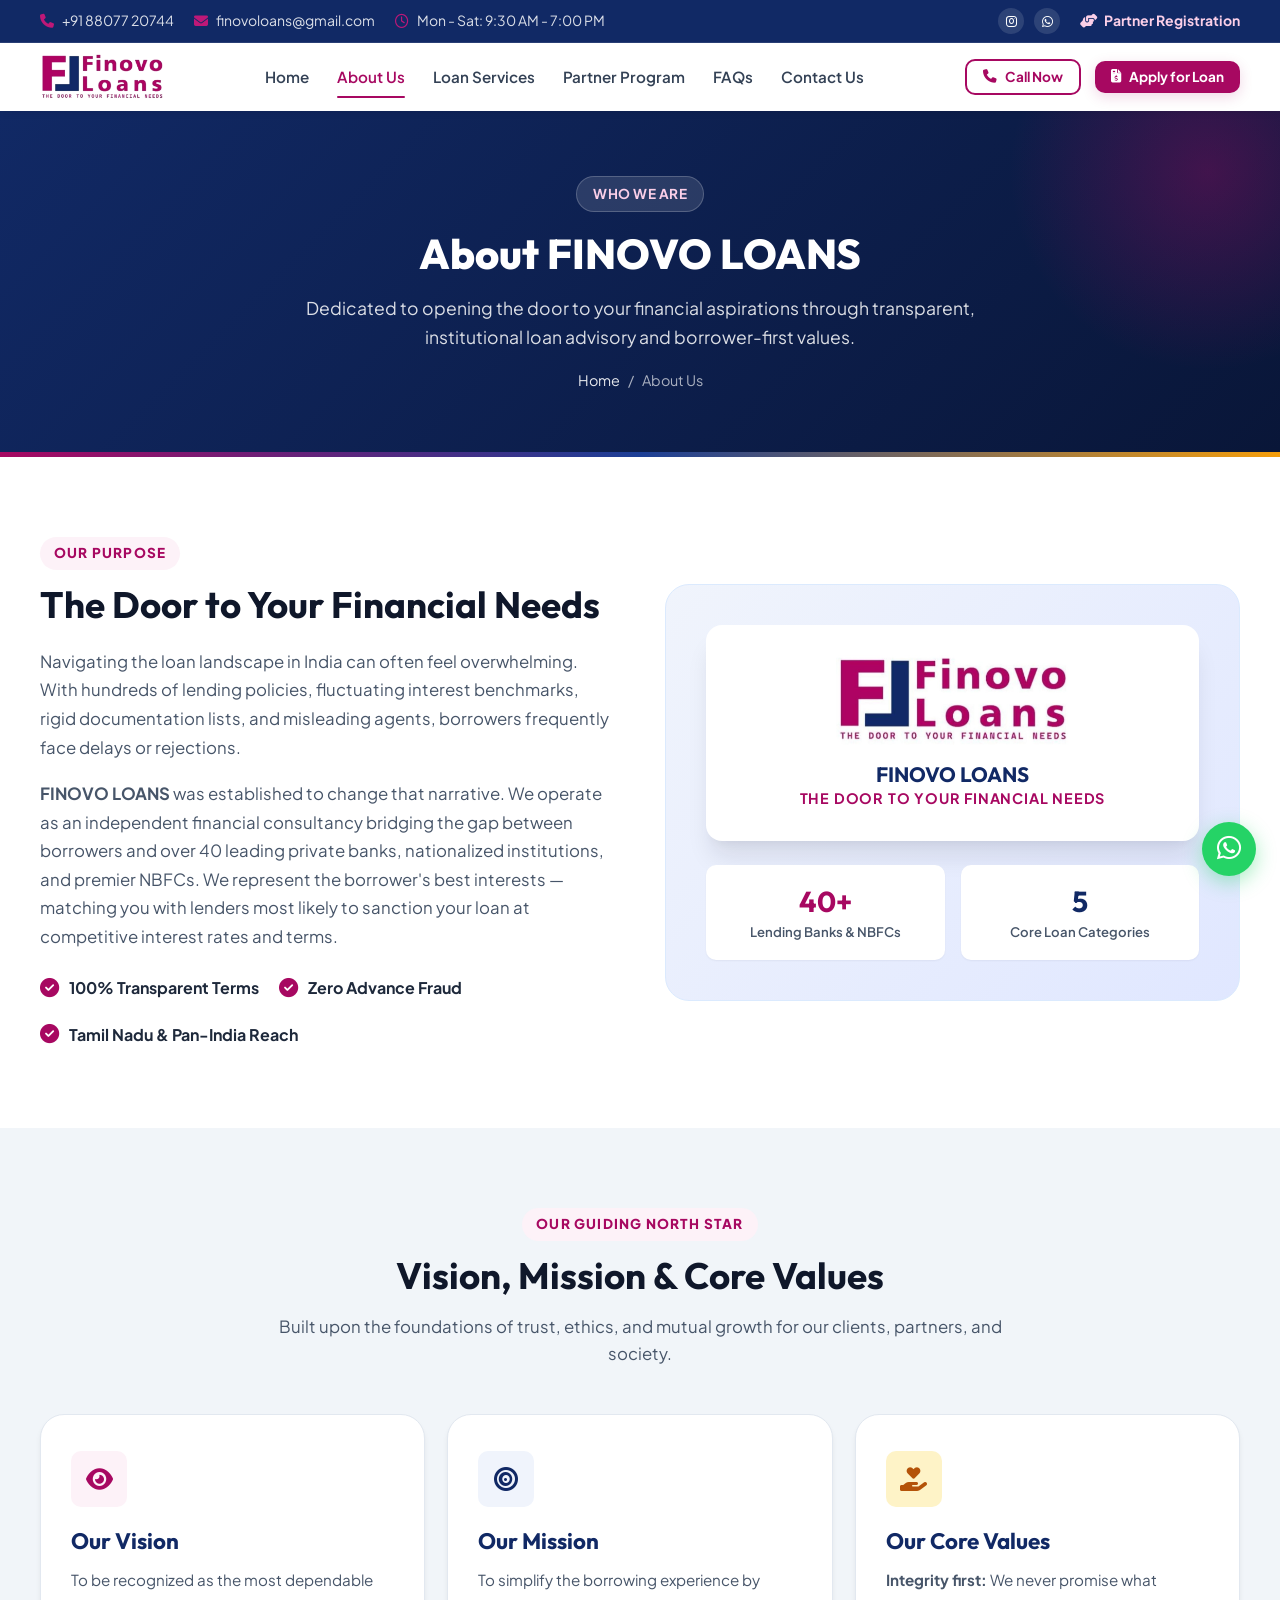
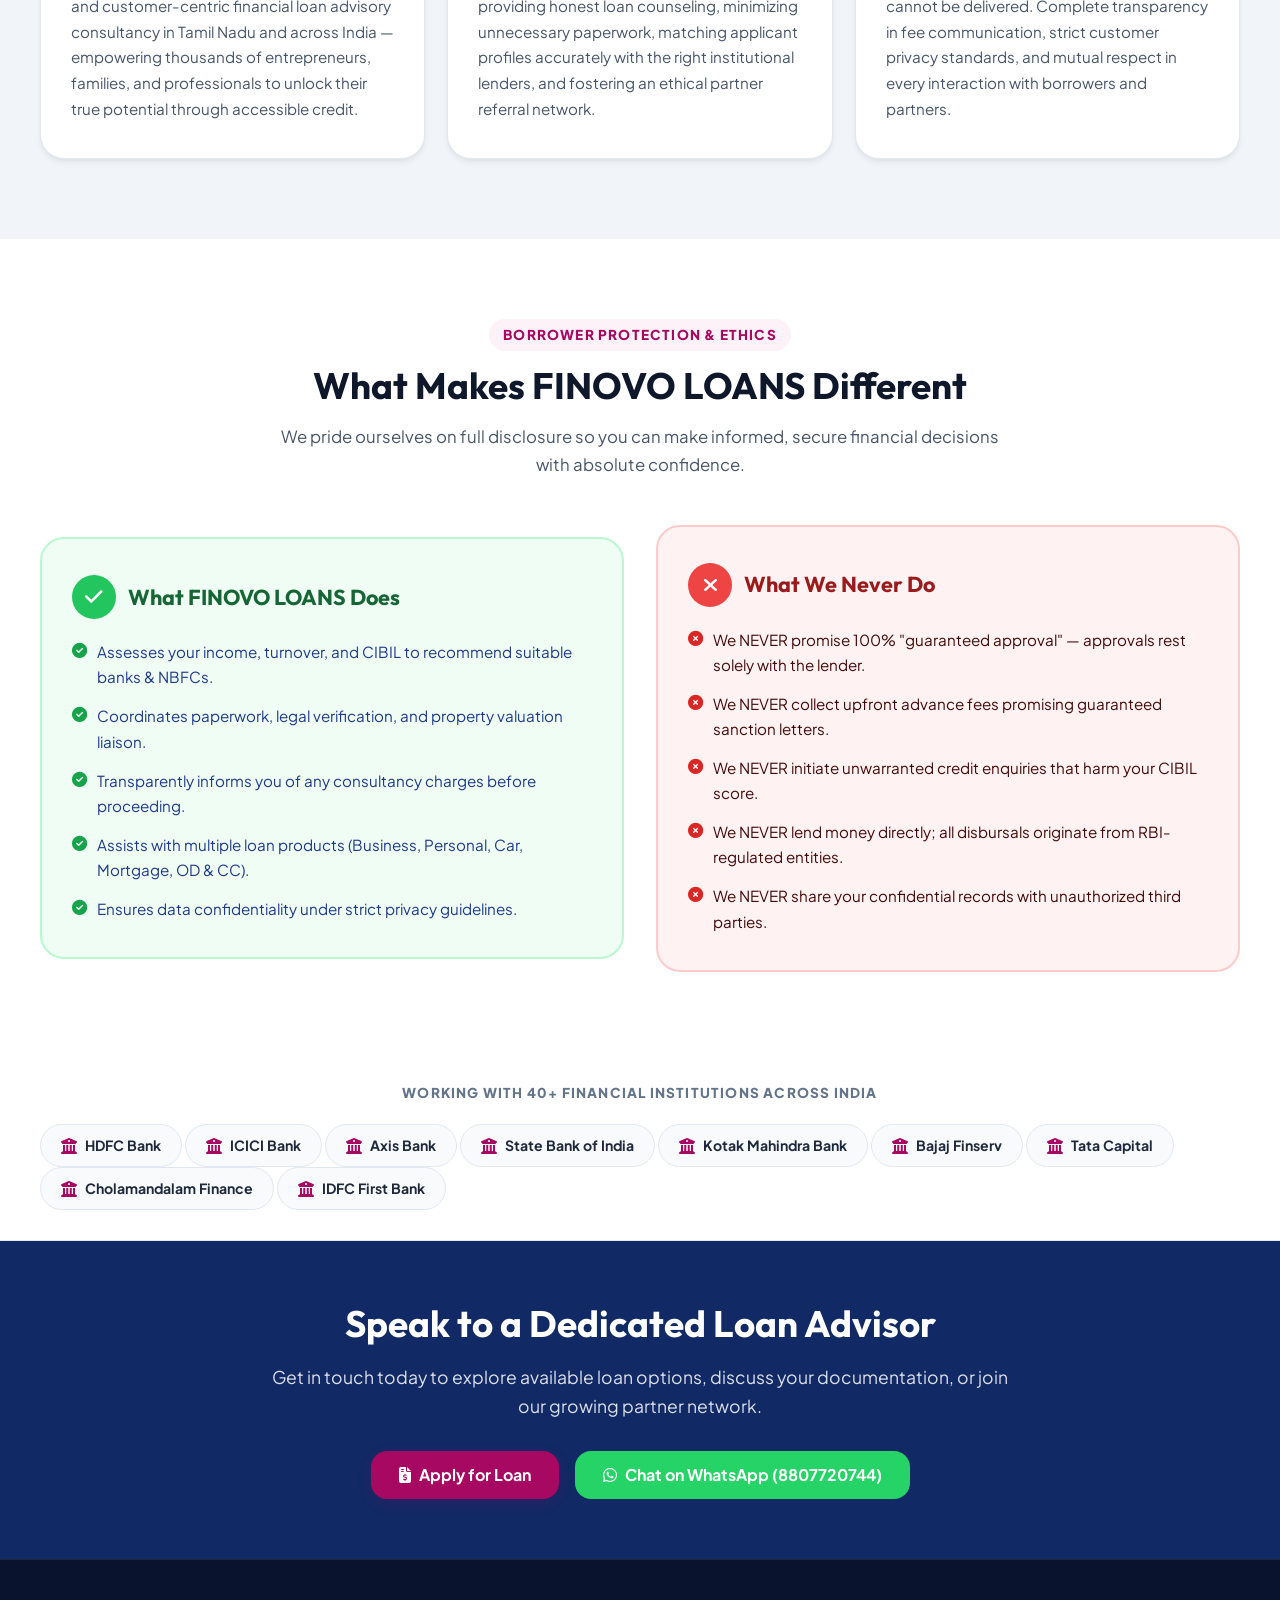
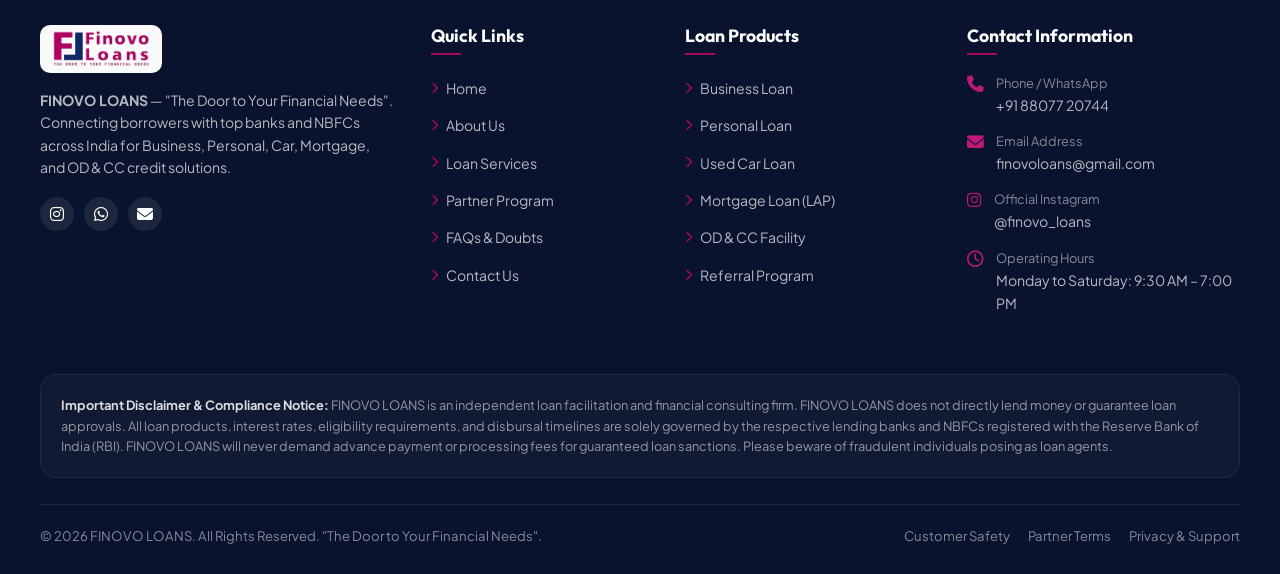
<file: about.html>
<!DOCTYPE html>
<html lang="en">
<head>
  <meta charset="UTF-8">
  <meta name="viewport" content="width=device-width, initial-scale=1.0">
  <title>About Us | FINOVO LOANS - Your Trusted Financial Gateway</title>
  <meta name="description" content="Learn about FINOVO LOANS - The Door to Your Financial Needs. We assist borrowers across Tamil Nadu and India with business, personal, car, mortgage, and working capital loans.">
  <link rel="stylesheet" href="https://cdnjs.cloudflare.com/ajax/libs/font-awesome/6.5.1/css/all.min.css">
  <link rel="stylesheet" href="assets/css/style.css">
</head>
<body>

  <!-- Top Bar -->
  <div class="topbar">
    <div class="container topbar-wrapper">
      <div class="topbar-left">
        <div class="topbar-item">
          <i class="fa-solid fa-phone"></i>
          <a href="tel:8807720744">+91 88077 20744</a>
        </div>
        <div class="topbar-item">
          <i class="fa-solid fa-envelope"></i>
          <a href="mailto:finovoloans@gmail.com">finovoloans@gmail.com</a>
        </div>
        <div class="topbar-item">
          <i class="fa-regular fa-clock"></i>
          <span>Mon - Sat: 9:30 AM - 7:00 PM</span>
        </div>
      </div>
      <div class="topbar-right">
        <div class="topbar-social">
          <a href="https://www.instagram.com/finovo_loans?dmpr=MWxncHg0M2gzbWd3aw==" target="_blank" rel="noopener noreferrer" title="Follow us on Instagram">
            <i class="fa-brands fa-instagram"></i>
          </a>
          <a href="https://wa.me/918807720744" target="_blank" rel="noopener noreferrer" title="Chat on WhatsApp">
            <i class="fa-brands fa-whatsapp"></i>
          </a>
        </div>
        <div class="topbar-item">
          <a href="partner.html" style="font-weight: 700; color: #fbcfe8;">
            <i class="fa-solid fa-handshake-angle" style="color: #fbcfe8; margin-right: 4px;"></i> Partner Registration
          </a>
        </div>
      </div>
    </div>
  </div>

  <!-- Main Navigation -->
  <header class="navbar">
    <div class="container nav-container">
      <a href="index.html" class="brand-logo" aria-label="Finovo Loans Home">
        <img src="assets/images/logo-transparent.png" alt="Finovo Loans Logo">
      </a>

      <nav class="nav-links">
        <a href="index.html" class="nav-link">Home</a>
        <a href="about.html" class="nav-link active">About Us</a>
        <a href="services.html" class="nav-link">Loan Services</a>
        <a href="partner.html" class="nav-link">Partner Program</a>
        <a href="faq.html" class="nav-link">FAQs</a>
        <a href="contact.html" class="nav-link">Contact Us</a>
      </nav>

      <div class="nav-actions">
        <a href="tel:8807720744" class="btn btn-outline-primary btn-sm">
          <i class="fa-solid fa-phone"></i> Call Now
        </a>
        <button class="btn btn-primary btn-sm" data-open-modal>
          <i class="fa-solid fa-file-invoice-dollar"></i> Apply for Loan
        </button>
        <button class="mobile-menu-toggle" aria-label="Toggle navigation">
          <i class="fa-solid fa-bars"></i>
        </button>
      </div>
    </div>
  </header>

  <!-- Page Header -->
  <section class="page-header">
    <div class="container page-header-content">
      <span class="badge-pill">Who We Are</span>
      <h1>About FINOVO LOANS</h1>
      <p>Dedicated to opening the door to your financial aspirations through transparent, institutional loan advisory and borrower-first values.</p>
      <div class="breadcrumb-nav">
        <a href="index.html">Home</a>
        <span>/</span>
        <span>About Us</span>
      </div>
    </div>
  </section>

  <!-- About Company Narrative Section -->
  <section class="section section-bg-light">
    <div class="container">
      <div style="display: grid; grid-template-columns: 1fr 1fr; gap: 50px; align-items: center;" class="hero-grid">
        <div>
          <span class="section-subtitle">Our Purpose</span>
          <h2 style="font-size: 2.3rem; margin-bottom: 20px;">The Door to Your Financial Needs</h2>
          <p style="font-size: 1.05rem; color: var(--slate-600); margin-bottom: 18px; line-height: 1.7;">
            Navigating the loan landscape in India can often feel overwhelming. With hundreds of lending policies, fluctuating interest benchmarks, rigid documentation lists, and misleading agents, borrowers frequently face delays or rejections.
          </p>
          <p style="font-size: 1.05rem; color: var(--slate-600); margin-bottom: 24px; line-height: 1.7;">
            <strong>FINOVO LOANS</strong> was established to change that narrative. We operate as an independent financial consultancy bridging the gap between borrowers and over 40 leading private banks, nationalized institutions, and premier NBFCs. We represent the borrower's best interests — matching you with lenders most likely to sanction your loan at competitive interest rates and terms.
          </p>
          <div style="display: flex; gap: 20px; flex-wrap: wrap;">
            <div style="display: flex; align-items: center; gap: 10px;">
              <i class="fa-solid fa-circle-check" style="color: var(--primary); font-size: 1.2rem;"></i>
              <strong style="color: var(--slate-800);">100% Transparent Terms</strong>
            </div>
            <div style="display: flex; align-items: center; gap: 10px;">
              <i class="fa-solid fa-circle-check" style="color: var(--primary); font-size: 1.2rem;"></i>
              <strong style="color: var(--slate-800);">Zero Advance Fraud</strong>
            </div>
            <div style="display: flex; align-items: center; gap: 10px;">
              <i class="fa-solid fa-circle-check" style="color: var(--primary); font-size: 1.2rem;"></i>
              <strong style="color: var(--slate-800);">Tamil Nadu & Pan-India Reach</strong>
            </div>
          </div>
        </div>

        <div style="background: linear-gradient(135deg, var(--secondary-soft) 0%, #e0e7ff 100%); border-radius: var(--radius-xl); padding: 40px; border: 1px solid var(--secondary-border); position: relative;">
          <div style="background: var(--white); border-radius: var(--radius-lg); padding: 30px; box-shadow: var(--shadow-lg); text-align: center; margin-bottom: 24px;">
            <img src="assets/images/logo-clean.png" alt="Finovo Loans Emblem" style="max-height: 90px; margin: 0 auto 16px;">
            <h4 style="color: var(--secondary); font-size: 1.3rem;">FINOVO LOANS</h4>
            <p style="font-size: 0.9rem; color: var(--primary); font-weight: 700; letter-spacing: 0.8px;">THE DOOR TO YOUR FINANCIAL NEEDS</p>
          </div>

          <div class="form-row" style="gap: 16px;">
            <div style="background: var(--white); padding: 18px; border-radius: var(--radius-md); text-align: center; box-shadow: var(--shadow-xs);">
              <h3 style="color: var(--primary); font-size: 1.8rem; margin-bottom: 2px;">40+</h3>
              <p style="font-size: 0.82rem; color: var(--slate-600); font-weight: 600;">Lending Banks & NBFCs</p>
            </div>
            <div style="background: var(--white); padding: 18px; border-radius: var(--radius-md); text-align: center; box-shadow: var(--shadow-xs);">
              <h3 style="color: var(--secondary); font-size: 1.8rem; margin-bottom: 2px;">5</h3>
              <p style="font-size: 0.82rem; color: var(--slate-600); font-weight: 600;">Core Loan Categories</p>
            </div>
          </div>
        </div>
      </div>
    </div>
  </section>

  <!-- Mission & Vision Cards -->
  <section class="section section-bg-slate">
    <div class="container">
      <div class="section-header">
        <span class="section-subtitle">Our Guiding North Star</span>
        <h2>Vision, Mission & Core Values</h2>
        <p>Built upon the foundations of trust, ethics, and mutual growth for our clients, partners, and society.</p>
      </div>

      <div class="features-grid">
        <div style="background: var(--white); border-radius: var(--radius-xl); padding: 36px 30px; border: 1px solid var(--slate-200); box-shadow: var(--shadow-sm);">
          <div style="width: 56px; height: 56px; border-radius: var(--radius-md); background: var(--primary-soft); color: var(--primary); display: flex; align-items: center; justify-content: center; font-size: 1.5rem; margin-bottom: 20px;">
            <i class="fa-solid fa-eye"></i>
          </div>
          <h3 style="font-size: 1.4rem; margin-bottom: 12px; color: var(--secondary);">Our Vision</h3>
          <p style="color: var(--slate-600); font-size: 0.95rem; line-height: 1.7;">
            To be recognized as the most dependable and customer-centric financial loan advisory consultancy in Tamil Nadu and across India — empowering thousands of entrepreneurs, families, and professionals to unlock their true potential through accessible credit.
          </p>
        </div>

        <div style="background: var(--white); border-radius: var(--radius-xl); padding: 36px 30px; border: 1px solid var(--slate-200); box-shadow: var(--shadow-sm);">
          <div style="width: 56px; height: 56px; border-radius: var(--radius-md); background: var(--secondary-soft); color: var(--secondary); display: flex; align-items: center; justify-content: center; font-size: 1.5rem; margin-bottom: 20px;">
            <i class="fa-solid fa-bullseye"></i>
          </div>
          <h3 style="font-size: 1.4rem; margin-bottom: 12px; color: var(--secondary);">Our Mission</h3>
          <p style="color: var(--slate-600); font-size: 0.95rem; line-height: 1.7;">
            To simplify the borrowing experience by providing honest loan counseling, minimizing unnecessary paperwork, matching applicant profiles accurately with the right institutional lenders, and fostering an ethical partner referral network.
          </p>
        </div>

        <div style="background: var(--white); border-radius: var(--radius-xl); padding: 36px 30px; border: 1px solid var(--slate-200); box-shadow: var(--shadow-sm);">
          <div style="width: 56px; height: 56px; border-radius: var(--radius-md); background: #fef3c7; color: #b45309; display: flex; align-items: center; justify-content: center; font-size: 1.5rem; margin-bottom: 20px;">
            <i class="fa-solid fa-hand-holding-heart"></i>
          </div>
          <h3 style="font-size: 1.4rem; margin-bottom: 12px; color: var(--secondary);">Our Core Values</h3>
          <p style="color: var(--slate-600); font-size: 0.95rem; line-height: 1.7;">
            <strong>Integrity first:</strong> We never promise what cannot be delivered. Complete transparency in fee communication, strict customer privacy standards, and mutual respect in every interaction with borrowers and partners.
          </p>
        </div>
      </div>
    </div>
  </section>

  <!-- Clear Differentiation: What We Do vs What We Don't Do -->
  <section class="section section-bg-light">
    <div class="container">
      <div class="section-header">
        <span class="section-subtitle">Borrower Protection & Ethics</span>
        <h2>What Makes FINOVO LOANS Different</h2>
        <p>We pride ourselves on full disclosure so you can make informed, secure financial decisions with absolute confidence.</p>
      </div>

      <div style="display: grid; grid-template-columns: 1fr 1fr; gap: 32px;" class="hero-grid">
        <!-- What We Do -->
        <div style="background: #f0fdf4; border: 2px solid #bbf7d0; border-radius: var(--radius-xl); padding: 36px 30px;">
          <div style="display: flex; align-items: center; gap: 12px; margin-bottom: 20px;">
            <div style="width: 44px; height: 44px; border-radius: var(--radius-full); background: #22c55e; color: #fff; display: flex; align-items: center; justify-content: center; font-size: 1.25rem;">
              <i class="fa-solid fa-check"></i>
            </div>
            <h3 style="color: #166534; font-size: 1.35rem;">What FINOVO LOANS Does</h3>
          </div>
          <ul style="display: flex; flex-direction: column; gap: 14px; font-size: 0.95rem; color: #1e3a8a;">
            <li style="display: flex; gap: 10px; align-items: flex-start;">
              <i class="fa-solid fa-circle-check" style="color: #16a34a; margin-top: 4px;"></i>
              <span>Assesses your income, turnover, and CIBIL to recommend suitable banks & NBFCs.</span>
            </li>
            <li style="display: flex; gap: 10px; align-items: flex-start;">
              <i class="fa-solid fa-circle-check" style="color: #16a34a; margin-top: 4px;"></i>
              <span>Coordinates paperwork, legal verification, and property valuation liaison.</span>
            </li>
            <li style="display: flex; gap: 10px; align-items: flex-start;">
              <i class="fa-solid fa-circle-check" style="color: #16a34a; margin-top: 4px;"></i>
              <span>Transparently informs you of any consultancy charges before proceeding.</span>
            </li>
            <li style="display: flex; gap: 10px; align-items: flex-start;">
              <i class="fa-solid fa-circle-check" style="color: #16a34a; margin-top: 4px;"></i>
              <span>Assists with multiple loan products (Business, Personal, Car, Mortgage, OD & CC).</span>
            </li>
            <li style="display: flex; gap: 10px; align-items: flex-start;">
              <i class="fa-solid fa-circle-check" style="color: #16a34a; margin-top: 4px;"></i>
              <span>Ensures data confidentiality under strict privacy guidelines.</span>
            </li>
          </ul>
        </div>

        <!-- What We Don't Do -->
        <div style="background: #fef2f2; border: 2px solid #fecaca; border-radius: var(--radius-xl); padding: 36px 30px;">
          <div style="display: flex; align-items: center; gap: 12px; margin-bottom: 20px;">
            <div style="width: 44px; height: 44px; border-radius: var(--radius-full); background: #ef4444; color: #fff; display: flex; align-items: center; justify-content: center; font-size: 1.25rem;">
              <i class="fa-solid fa-xmark"></i>
            </div>
            <h3 style="color: #991b1b; font-size: 1.35rem;">What We Never Do</h3>
          </div>
          <ul style="display: flex; flex-direction: column; gap: 14px; font-size: 0.95rem; color: #450a0a;">
            <li style="display: flex; gap: 10px; align-items: flex-start;">
              <i class="fa-solid fa-circle-xmark" style="color: #dc2626; margin-top: 4px;"></i>
              <span>We NEVER promise 100% "guaranteed approval" — approvals rest solely with the lender.</span>
            </li>
            <li style="display: flex; gap: 10px; align-items: flex-start;">
              <i class="fa-solid fa-circle-xmark" style="color: #dc2626; margin-top: 4px;"></i>
              <span>We NEVER collect upfront advance fees promising guaranteed sanction letters.</span>
            </li>
            <li style="display: flex; gap: 10px; align-items: flex-start;">
              <i class="fa-solid fa-circle-xmark" style="color: #dc2626; margin-top: 4px;"></i>
              <span>We NEVER initiate unwarranted credit enquiries that harm your CIBIL score.</span>
            </li>
            <li style="display: flex; gap: 10px; align-items: flex-start;">
              <i class="fa-solid fa-circle-xmark" style="color: #dc2626; margin-top: 4px;"></i>
              <span>We NEVER lend money directly; all disbursals originate from RBI-regulated entities.</span>
            </li>
            <li style="display: flex; gap: 10px; align-items: flex-start;">
              <i class="fa-solid fa-circle-xmark" style="color: #dc2626; margin-top: 4px;"></i>
              <span>We NEVER share your confidential records with unauthorized third parties.</span>
            </li>
          </ul>
        </div>
      </div>
    </div>
  </section>

  <!-- Lenders Strip -->
  <section class="lenders-strip">
    <div class="container">
      <p class="strip-label">Working with 40+ Financial Institutions Across India</p>
      <div class="lenders-grid">
        <div class="lender-badge"><i class="fa-solid fa-building-columns"></i> HDFC Bank</div>
        <div class="lender-badge"><i class="fa-solid fa-building-columns"></i> ICICI Bank</div>
        <div class="lender-badge"><i class="fa-solid fa-building-columns"></i> Axis Bank</div>
        <div class="lender-badge"><i class="fa-solid fa-building-columns"></i> State Bank of India</div>
        <div class="lender-badge"><i class="fa-solid fa-building-columns"></i> Kotak Mahindra Bank</div>
        <div class="lender-badge"><i class="fa-solid fa-building-columns"></i> Bajaj Finserv</div>
        <div class="lender-badge"><i class="fa-solid fa-building-columns"></i> Tata Capital</div>
        <div class="lender-badge"><i class="fa-solid fa-building-columns"></i> Cholamandalam Finance</div>
        <div class="lender-badge"><i class="fa-solid fa-building-columns"></i> IDFC First Bank</div>
      </div>
    </div>
  </section>

  <!-- CTA Section -->
  <section class="section section-bg-dark" style="padding: 60px 0;">
    <div class="container" style="text-align: center; max-width: 800px;">
      <h2 style="color: #fff; font-size: 2.3rem; margin-bottom: 16px;">Speak to a Dedicated Loan Advisor</h2>
      <p style="color: rgba(255, 255, 255, 0.85); font-size: 1.1rem; margin-bottom: 30px;">
        Get in touch today to explore available loan options, discuss your documentation, or join our growing partner network.
      </p>
      <div style="display: flex; justify-content: center; flex-wrap: wrap; gap: 16px;">
        <button class="btn btn-primary btn-lg" data-open-modal>
          <i class="fa-solid fa-file-invoice-dollar"></i> Apply for Loan
        </button>
        <a href="https://wa.me/918807720744?text=Hello%20Finovo%20Loans%2C%20I%20want%20to%20know%20more%20about%20your%20services." class="btn btn-whatsapp btn-lg" target="_blank" rel="noopener noreferrer">
          <i class="fa-brands fa-whatsapp"></i> Chat on WhatsApp (8807720744)
        </a>
      </div>
    </div>
  </section>

  <!-- Footer -->
  <footer class="footer">
    <div class="container">
      <div class="footer-grid">
        <div class="footer-col">
          <div class="footer-brand">
            <img src="assets/images/logo-transparent.png" alt="Finovo Loans Logo">
          </div>
          <p class="footer-about">
            <strong>FINOVO LOANS</strong> — "The Door to Your Financial Needs". Connecting borrowers with top banks and NBFCs across India for Business, Personal, Car, Mortgage, and OD & CC credit solutions.
          </p>
          <div class="footer-social-links">
            <a href="https://www.instagram.com/finovo_loans?dmpr=MWxncHg0M2gzbWd3aw==" target="_blank" rel="noopener noreferrer" title="Instagram"><i class="fa-brands fa-instagram"></i></a>
            <a href="https://wa.me/918807720744" target="_blank" rel="noopener noreferrer" title="WhatsApp"><i class="fa-brands fa-whatsapp"></i></a>
            <a href="mailto:finovoloans@gmail.com" title="Email"><i class="fa-solid fa-envelope"></i></a>
          </div>
        </div>

        <div class="footer-col">
          <h4 class="footer-heading">Quick Links</h4>
          <ul class="footer-links">
            <li><a href="index.html"><i class="fa-solid fa-chevron-right"></i> Home</a></li>
            <li><a href="about.html"><i class="fa-solid fa-chevron-right"></i> About Us</a></li>
            <li><a href="services.html"><i class="fa-solid fa-chevron-right"></i> Loan Services</a></li>
            <li><a href="partner.html"><i class="fa-solid fa-chevron-right"></i> Partner Program</a></li>
            <li><a href="faq.html"><i class="fa-solid fa-chevron-right"></i> FAQs & Doubts</a></li>
            <li><a href="contact.html"><i class="fa-solid fa-chevron-right"></i> Contact Us</a></li>
          </ul>
        </div>

        <div class="footer-col">
          <h4 class="footer-heading">Loan Products</h4>
          <ul class="footer-links">
            <li><a href="services.html#business-loan"><i class="fa-solid fa-chevron-right"></i> Business Loan</a></li>
            <li><a href="services.html#personal-loan"><i class="fa-solid fa-chevron-right"></i> Personal Loan</a></li>
            <li><a href="services.html#used-car-loan"><i class="fa-solid fa-chevron-right"></i> Used Car Loan</a></li>
            <li><a href="services.html#mortgage-loan"><i class="fa-solid fa-chevron-right"></i> Mortgage Loan (LAP)</a></li>
            <li><a href="services.html#od-cc-facility"><i class="fa-solid fa-chevron-right"></i> OD & CC Facility</a></li>
            <li><a href="partner.html"><i class="fa-solid fa-chevron-right"></i> Referral Program</a></li>
          </ul>
        </div>

        <div class="footer-col">
          <h4 class="footer-heading">Contact Information</h4>
          <div class="footer-contact-item">
            <i class="fa-solid fa-phone"></i>
            <div>
              <p style="font-size: 0.8rem; color: rgba(255,255,255,0.5);">Phone / WhatsApp</p>
              <a href="tel:8807720744">+91 88077 20744</a>
            </div>
          </div>
          <div class="footer-contact-item">
            <i class="fa-solid fa-envelope"></i>
            <div>
              <p style="font-size: 0.8rem; color: rgba(255,255,255,0.5);">Email Address</p>
              <a href="mailto:finovoloans@gmail.com">finovoloans@gmail.com</a>
            </div>
          </div>
          <div class="footer-contact-item">
            <i class="fa-brands fa-instagram"></i>
            <div>
              <p style="font-size: 0.8rem; color: rgba(255,255,255,0.5);">Official Instagram</p>
              <a href="https://www.instagram.com/finovo_loans?dmpr=MWxncHg0M2gzbWd3aw==" target="_blank" rel="noopener noreferrer">@finovo_loans</a>
            </div>
          </div>
          <div class="footer-contact-item">
            <i class="fa-regular fa-clock"></i>
            <div>
              <p style="font-size: 0.8rem; color: rgba(255,255,255,0.5);">Operating Hours</p>
              <span>Monday to Saturday: 9:30 AM – 7:00 PM</span>
            </div>
          </div>
        </div>
      </div>

      <div class="footer-disclaimer">
        <strong>Important Disclaimer & Compliance Notice:</strong> FINOVO LOANS is an independent loan facilitation and financial consulting firm. FINOVO LOANS does not directly lend money or guarantee loan approvals. All loan products, interest rates, eligibility requirements, and disbursal timelines are solely governed by the respective lending banks and NBFCs registered with the Reserve Bank of India (RBI). FINOVO LOANS will never demand advance payment or processing fees for guaranteed loan sanctions. Please beware of fraudulent individuals posing as loan agents.
      </div>

      <div class="footer-bottom">
        <p>© 2026 FINOVO LOANS. All Rights Reserved. "The Door to Your Financial Needs".</p>
        <div class="footer-bottom-links">
          <a href="faq.html#customer-safety">Customer Safety</a>
          <a href="partner.html">Partner Terms</a>
          <a href="contact.html">Privacy & Support</a>
        </div>
      </div>
    </div>
  </footer>

  <!-- Modal Popup -->
  <div class="modal-overlay" id="enquiryModal">
    <div class="modal-content">
      <button class="modal-close-btn" data-close-modal aria-label="Close modal"><i class="fa-solid fa-xmark"></i></button>
      <div class="form-header" style="text-align: center; margin-bottom: 20px;">
        <h3 style="color: var(--secondary); font-size: 1.5rem; margin-bottom: 4px;">Apply for a Loan</h3>
        <p style="font-size: 0.88rem; color: var(--slate-500);">Submit your details and get instant lender recommendations</p>
      </div>
      <form id="modalEnquiryForm">
        <div class="form-group">
          <label for="modalName">Full Name *</label>
          <input type="text" id="modalName" name="name" class="form-control" placeholder="Enter your full name" required>
        </div>
        <div class="form-group">
          <label for="modalPhone">Mobile Number (WhatsApp) *</label>
          <input type="tel" id="modalPhone" name="phone" class="form-control" placeholder="10-digit mobile number" pattern="[0-9]{10}" required>
        </div>
        <div class="form-group">
          <label for="modalLoanType">Loan Type *</label>
          <select id="modalLoanType" name="loan_type" class="form-control" required>
            <option value="Business Loan">Business Loan (Unsecured / CGTMSE)</option>
            <option value="Personal Loan">Personal Loan (Salaried / Self-Employed)</option>
            <option value="Used Car Loan">Used Car Loan (Pre-Owned Vehicle)</option>
            <option value="Mortgage Loan / LAP">Mortgage Loan / Loan Against Property</option>
            <option value="OD & CC Facility">OD & CC (Overdraft / Cash Credit)</option>
          </select>
        </div>
        <div class="form-row">
          <div class="form-group">
            <label for="modalLoanAmount">Required Amount (₹)</label>
            <input type="text" id="modalLoanAmount" name="amount" class="form-control" placeholder="e.g. 10,00,000" required>
          </div>
          <div class="form-group">
            <label for="modalCity">City / Location</label>
            <input type="text" id="modalCity" name="city" class="form-control" placeholder="e.g. Coimbatore" required>
          </div>
        </div>
        <div class="form-group">
          <label for="modalMessage">Additional Notes (Optional)</label>
          <textarea id="modalMessage" name="message" class="form-control" rows="2" placeholder="e.g. Salaried in MNC, monthly salary ₹65,000"></textarea>
        </div>
        <button type="submit" class="btn btn-primary" style="width: 100%;">
          <i class="fa-solid fa-paper-plane"></i> Submit Loan Enquiry
        </button>
      </form>
    </div>
  </div>

  <!-- Floating WhatsApp & Scroll Top -->
  <a href="https://wa.me/918807720744?text=Hello%20Finovo%20Loans%2C%20I%20would%20like%20to%20enquire%20about%20loan%20options." class="floating-whatsapp" target="_blank" rel="noopener noreferrer" aria-label="Chat on WhatsApp">
    <i class="fa-brands fa-whatsapp"></i>
    <span class="tooltip">Chat on WhatsApp: 8807720744</span>
  </a>

  <button class="scroll-to-top" id="scrollTopBtn" aria-label="Scroll to top"><i class="fa-solid fa-arrow-up"></i></button>

  <script src="assets/js/main.js"></script>
</body>
</html>
</file>
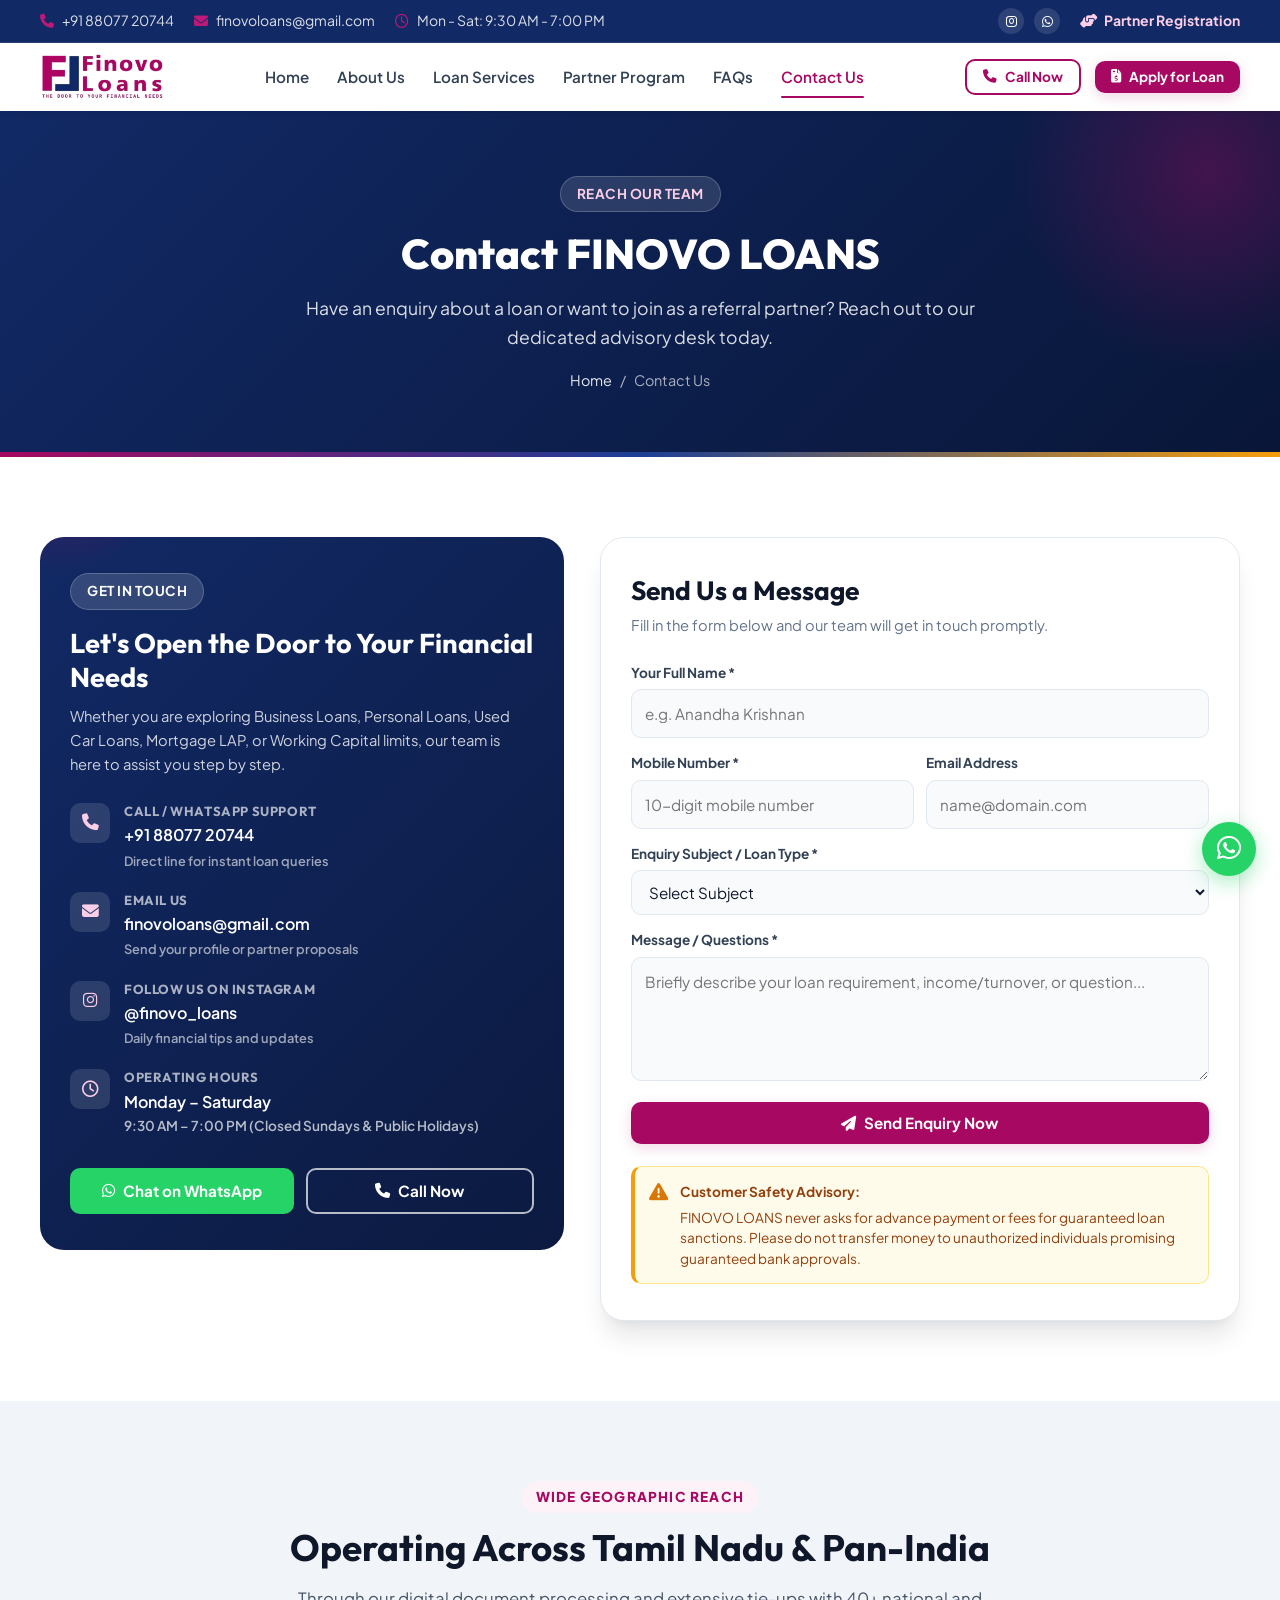
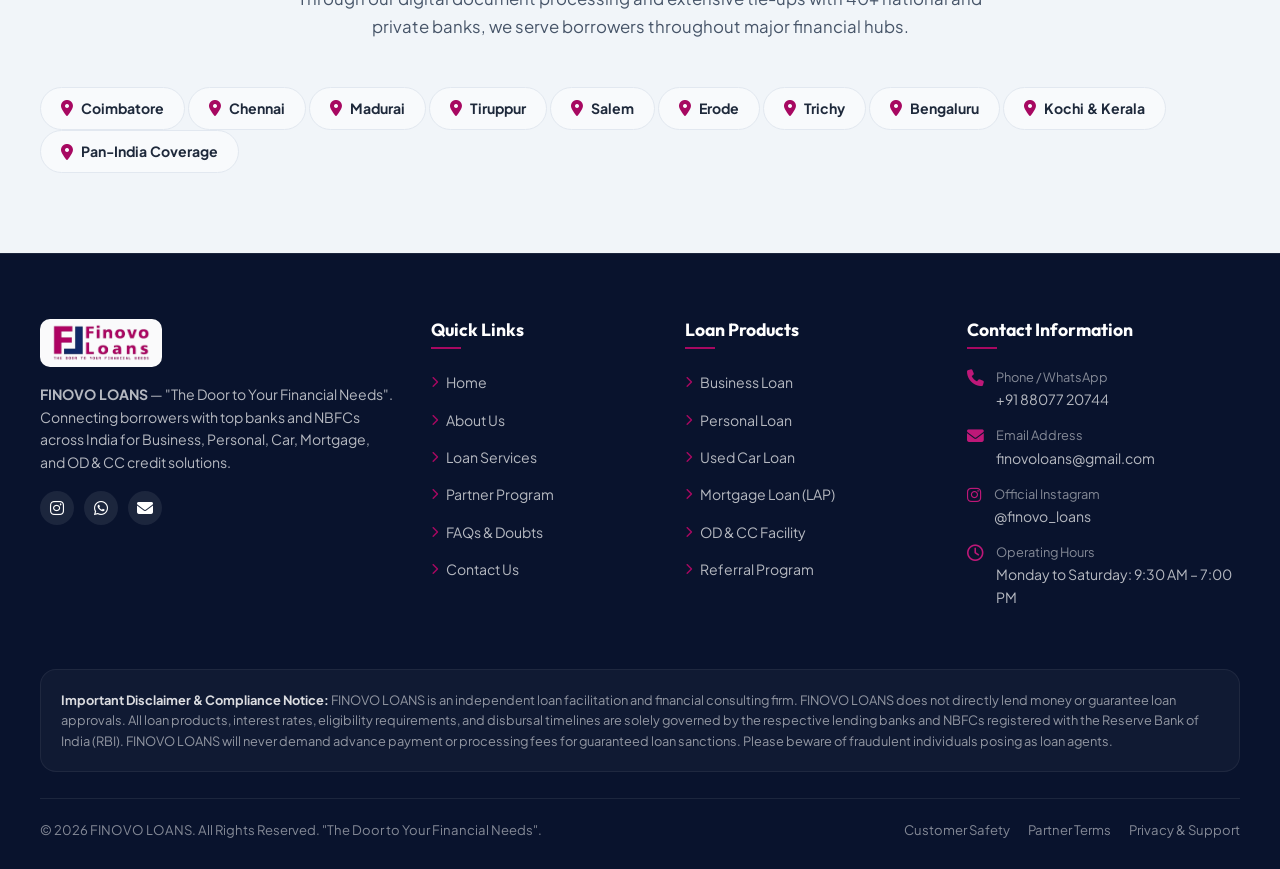
<file: contact.html>
<!DOCTYPE html>
<html lang="en">
<head>
  <meta charset="UTF-8">
  <meta name="viewport" content="width=device-width, initial-scale=1.0">
  <title>Contact Us | FINOVO LOANS - Get in Touch for Loan Assistance</title>
  <meta name="description" content="Contact FINOVO LOANS: Phone 8807720744, Email finovoloans@gmail.com, Instagram @finovo_loans. Get personalized loan guidance and partner onboarding.">
  <link rel="stylesheet" href="https://cdnjs.cloudflare.com/ajax/libs/font-awesome/6.5.1/css/all.min.css">
  <link rel="stylesheet" href="assets/css/style.css">
</head>
<body>

  <!-- Top Bar -->
  <div class="topbar">
    <div class="container topbar-wrapper">
      <div class="topbar-left">
        <div class="topbar-item">
          <i class="fa-solid fa-phone"></i>
          <a href="tel:8807720744">+91 88077 20744</a>
        </div>
        <div class="topbar-item">
          <i class="fa-solid fa-envelope"></i>
          <a href="mailto:finovoloans@gmail.com">finovoloans@gmail.com</a>
        </div>
        <div class="topbar-item">
          <i class="fa-regular fa-clock"></i>
          <span>Mon - Sat: 9:30 AM - 7:00 PM</span>
        </div>
      </div>
      <div class="topbar-right">
        <div class="topbar-social">
          <a href="https://www.instagram.com/finovo_loans?dmpr=MWxncHg0M2gzbWd3aw==" target="_blank" rel="noopener noreferrer" title="Follow us on Instagram"><i class="fa-brands fa-instagram"></i></a>
          <a href="https://wa.me/918807720744" target="_blank" rel="noopener noreferrer" title="Chat on WhatsApp"><i class="fa-brands fa-whatsapp"></i></a>
        </div>
        <div class="topbar-item">
          <a href="partner.html" style="font-weight: 700; color: #fbcfe8;">
            <i class="fa-solid fa-handshake-angle" style="color: #fbcfe8; margin-right: 4px;"></i> Partner Registration
          </a>
        </div>
      </div>
    </div>
  </div>

  <!-- Main Navigation -->
  <header class="navbar">
    <div class="container nav-container">
      <a href="index.html" class="brand-logo" aria-label="Finovo Loans Home">
        <img src="assets/images/logo-transparent.png" alt="Finovo Loans Logo">
      </a>

      <nav class="nav-links">
        <a href="index.html" class="nav-link">Home</a>
        <a href="about.html" class="nav-link">About Us</a>
        <a href="services.html" class="nav-link">Loan Services</a>
        <a href="partner.html" class="nav-link">Partner Program</a>
        <a href="faq.html" class="nav-link">FAQs</a>
        <a href="contact.html" class="nav-link active">Contact Us</a>
      </nav>

      <div class="nav-actions">
        <a href="tel:8807720744" class="btn btn-outline-primary btn-sm">
          <i class="fa-solid fa-phone"></i> Call Now
        </a>
        <button class="btn btn-primary btn-sm" data-open-modal>
          <i class="fa-solid fa-file-invoice-dollar"></i> Apply for Loan
        </button>
        <button class="mobile-menu-toggle" aria-label="Toggle navigation"><i class="fa-solid fa-bars"></i></button>
      </div>
    </div>
  </header>

  <!-- Page Header -->
  <section class="page-header">
    <div class="container page-header-content">
      <span class="badge-pill">Reach Our Team</span>
      <h1>Contact FINOVO LOANS</h1>
      <p>Have an enquiry about a loan or want to join as a referral partner? Reach out to our dedicated advisory desk today.</p>
      <div class="breadcrumb-nav">
        <a href="index.html">Home</a>
        <span>/</span>
        <span>Contact Us</span>
      </div>
    </div>
  </section>

  <!-- Main Contact Section -->
  <section class="section section-bg-light">
    <div class="container">
      <div class="contact-grid">
        <!-- Contact Info Cards -->
        <div class="contact-info-panel">
          <span class="badge-pill" style="background: rgba(255, 255, 255, 0.15); color: #fff;">Get in Touch</span>
          <h3>Let's Open the Door to Your Financial Needs</h3>
          <p class="sub">
            Whether you are exploring Business Loans, Personal Loans, Used Car Loans, Mortgage LAP, or Working Capital limits, our team is here to assist you step by step.
          </p>

          <div class="contact-details-list">
            <div class="contact-detail-row">
              <div class="contact-detail-icon"><i class="fa-solid fa-phone"></i></div>
              <div class="contact-detail-text">
                <h5>Call / WhatsApp Support</h5>
                <a href="tel:8807720744">+91 88077 20744</a>
                <p style="font-size: 0.8rem; color: rgba(255,255,255,0.6); margin-top: 2px;">Direct line for instant loan queries</p>
              </div>
            </div>

            <div class="contact-detail-row">
              <div class="contact-detail-icon"><i class="fa-solid fa-envelope"></i></div>
              <div class="contact-detail-text">
                <h5>Email Us</h5>
                <a href="mailto:finovoloans@gmail.com">finovoloans@gmail.com</a>
                <p style="font-size: 0.8rem; color: rgba(255,255,255,0.6); margin-top: 2px;">Send your profile or partner proposals</p>
              </div>
            </div>

            <div class="contact-detail-row">
              <div class="contact-detail-icon"><i class="fa-brands fa-instagram"></i></div>
              <div class="contact-detail-text">
                <h5>Follow Us on Instagram</h5>
                <a href="https://www.instagram.com/finovo_loans?dmpr=MWxncHg0M2gzbWd3aw==" target="_blank" rel="noopener noreferrer">@finovo_loans</a>
                <p style="font-size: 0.8rem; color: rgba(255,255,255,0.6); margin-top: 2px;">Daily financial tips and updates</p>
              </div>
            </div>

            <div class="contact-detail-row">
              <div class="contact-detail-icon"><i class="fa-regular fa-clock"></i></div>
              <div class="contact-detail-text">
                <h5>Operating Hours</h5>
                <p style="font-size: 1rem; color: #fff;">Monday – Saturday</p>
                <p style="font-size: 0.85rem; color: rgba(255,255,255,0.7);">9:30 AM – 7:00 PM (Closed Sundays & Public Holidays)</p>
              </div>
            </div>
          </div>

          <div style="display: flex; gap: 12px; margin-top: 20px;">
            <a href="https://wa.me/918807720744?text=Hello%20Finovo%20Loans%2C%20I%20would%20like%20to%20enquire%20about%20a%20loan." class="btn btn-whatsapp" style="flex: 1;" target="_blank" rel="noopener noreferrer">
              <i class="fa-brands fa-whatsapp"></i> Chat on WhatsApp
            </a>
            <a href="tel:8807720744" class="btn btn-outline-white" style="flex: 1;">
              <i class="fa-solid fa-phone"></i> Call Now
            </a>
          </div>
        </div>

        <!-- Contact Form -->
        <div class="contact-form-panel">
          <h3>Send Us a Message</h3>
          <p class="form-lead">Fill in the form below and our team will get in touch promptly.</p>

          <form id="contactPageForm">
            <div class="form-group">
              <label for="cName">Your Full Name *</label>
              <input type="text" id="cName" name="name" class="form-control" placeholder="e.g. Anandha Krishnan" required>
            </div>

            <div class="form-row">
              <div class="form-group">
                <label for="cPhone">Mobile Number *</label>
                <input type="tel" id="cPhone" name="phone" class="form-control" placeholder="10-digit mobile number" pattern="[0-9]{10}" required>
              </div>
              <div class="form-group">
                <label for="cEmail">Email Address</label>
                <input type="email" id="cEmail" name="email" class="form-control" placeholder="name@domain.com">
              </div>
            </div>

            <div class="form-group">
              <label for="cLoanType">Enquiry Subject / Loan Type *</label>
              <select id="cLoanType" name="loan_type" class="form-control" required>
                <option value="" disabled selected>Select Subject</option>
                <option value="Business Loan Enquiry">Business Loan (Unsecured / CGTMSE)</option>
                <option value="Personal Loan Enquiry">Personal Loan (Salaried / Self-Employed)</option>
                <option value="Used Car Loan Enquiry">Used Car Loan (Pre-Owned Car)</option>
                <option value="Mortgage Loan / LAP Enquiry">Mortgage Loan / Loan Against Property</option>
                <option value="OD & CC Facility Enquiry">OD & CC (Overdraft / Cash Credit Limit)</option>
                <option value="Partner Program Enquiry">Partner & Agent Program Registration</option>
                <option value="General Consultation">General Financial Consultation</option>
              </select>
            </div>

            <div class="form-group">
              <label for="cMessage">Message / Questions *</label>
              <textarea id="cMessage" name="message" class="form-control" rows="4" placeholder="Briefly describe your loan requirement, income/turnover, or question..." required></textarea>
            </div>

            <button type="submit" class="btn btn-primary" style="width: 100%;">
              <i class="fa-solid fa-paper-plane"></i> Send Enquiry Now
            </button>
          </form>

          <!-- Customer Safety Notice -->
          <div class="trust-alert">
            <i class="fa-solid fa-triangle-exclamation"></i>
            <div>
              <strong>Customer Safety Advisory:</strong>
              <p style="margin-top: 4px; line-height: 1.5;">
                FINOVO LOANS never asks for advance payment or fees for guaranteed loan sanctions. Please do not transfer money to unauthorized individuals promising guaranteed bank approvals.
              </p>
            </div>
          </div>
        </div>
      </div>
    </div>
  </section>

  <!-- Service Coverage Map / Regional Network -->
  <section class="section section-bg-slate">
    <div class="container">
      <div class="section-header">
        <span class="section-subtitle">Wide Geographic Reach</span>
        <h2>Operating Across Tamil Nadu & Pan-India</h2>
        <p>Through our digital document processing and extensive tie-ups with 40+ national and private banks, we serve borrowers throughout major financial hubs.</p>
      </div>

      <div class="lenders-grid" style="gap: 16px;">
        <div class="lender-badge"><i class="fa-solid fa-location-dot"></i> Coimbatore</div>
        <div class="lender-badge"><i class="fa-solid fa-location-dot"></i> Chennai</div>
        <div class="lender-badge"><i class="fa-solid fa-location-dot"></i> Madurai</div>
        <div class="lender-badge"><i class="fa-solid fa-location-dot"></i> Tiruppur</div>
        <div class="lender-badge"><i class="fa-solid fa-location-dot"></i> Salem</div>
        <div class="lender-badge"><i class="fa-solid fa-location-dot"></i> Erode</div>
        <div class="lender-badge"><i class="fa-solid fa-location-dot"></i> Trichy</div>
        <div class="lender-badge"><i class="fa-solid fa-location-dot"></i> Bengaluru</div>
        <div class="lender-badge"><i class="fa-solid fa-location-dot"></i> Kochi & Kerala</div>
        <div class="lender-badge"><i class="fa-solid fa-location-dot"></i> Pan-India Coverage</div>
      </div>
    </div>
  </section>

  <!-- Footer -->
  <footer class="footer">
    <div class="container">
      <div class="footer-grid">
        <div class="footer-col">
          <div class="footer-brand">
            <img src="assets/images/logo-transparent.png" alt="Finovo Loans Logo">
          </div>
          <p class="footer-about">
            <strong>FINOVO LOANS</strong> — "The Door to Your Financial Needs". Connecting borrowers with top banks and NBFCs across India for Business, Personal, Car, Mortgage, and OD & CC credit solutions.
          </p>
          <div class="footer-social-links">
            <a href="https://www.instagram.com/finovo_loans?dmpr=MWxncHg0M2gzbWd3aw==" target="_blank" rel="noopener noreferrer" title="Instagram"><i class="fa-brands fa-instagram"></i></a>
            <a href="https://wa.me/918807720744" target="_blank" rel="noopener noreferrer" title="WhatsApp"><i class="fa-brands fa-whatsapp"></i></a>
            <a href="mailto:finovoloans@gmail.com" title="Email"><i class="fa-solid fa-envelope"></i></a>
          </div>
        </div>

        <div class="footer-col">
          <h4 class="footer-heading">Quick Links</h4>
          <ul class="footer-links">
            <li><a href="index.html"><i class="fa-solid fa-chevron-right"></i> Home</a></li>
            <li><a href="about.html"><i class="fa-solid fa-chevron-right"></i> About Us</a></li>
            <li><a href="services.html"><i class="fa-solid fa-chevron-right"></i> Loan Services</a></li>
            <li><a href="partner.html"><i class="fa-solid fa-chevron-right"></i> Partner Program</a></li>
            <li><a href="faq.html"><i class="fa-solid fa-chevron-right"></i> FAQs & Doubts</a></li>
            <li><a href="contact.html"><i class="fa-solid fa-chevron-right"></i> Contact Us</a></li>
          </ul>
        </div>

        <div class="footer-col">
          <h4 class="footer-heading">Loan Products</h4>
          <ul class="footer-links">
            <li><a href="services.html#business-loan"><i class="fa-solid fa-chevron-right"></i> Business Loan</a></li>
            <li><a href="services.html#personal-loan"><i class="fa-solid fa-chevron-right"></i> Personal Loan</a></li>
            <li><a href="services.html#used-car-loan"><i class="fa-solid fa-chevron-right"></i> Used Car Loan</a></li>
            <li><a href="services.html#mortgage-loan"><i class="fa-solid fa-chevron-right"></i> Mortgage Loan (LAP)</a></li>
            <li><a href="services.html#od-cc-facility"><i class="fa-solid fa-chevron-right"></i> OD & CC Facility</a></li>
            <li><a href="partner.html"><i class="fa-solid fa-chevron-right"></i> Referral Program</a></li>
          </ul>
        </div>

        <div class="footer-col">
          <h4 class="footer-heading">Contact Information</h4>
          <div class="footer-contact-item">
            <i class="fa-solid fa-phone"></i>
            <div>
              <p style="font-size: 0.8rem; color: rgba(255,255,255,0.5);">Phone / WhatsApp</p>
              <a href="tel:8807720744">+91 88077 20744</a>
            </div>
          </div>
          <div class="footer-contact-item">
            <i class="fa-solid fa-envelope"></i>
            <div>
              <p style="font-size: 0.8rem; color: rgba(255,255,255,0.5);">Email Address</p>
              <a href="mailto:finovoloans@gmail.com">finovoloans@gmail.com</a>
            </div>
          </div>
          <div class="footer-contact-item">
            <i class="fa-brands fa-instagram"></i>
            <div>
              <p style="font-size: 0.8rem; color: rgba(255,255,255,0.5);">Official Instagram</p>
              <a href="https://www.instagram.com/finovo_loans?dmpr=MWxncHg0M2gzbWd3aw==" target="_blank" rel="noopener noreferrer">@finovo_loans</a>
            </div>
          </div>
          <div class="footer-contact-item">
            <i class="fa-regular fa-clock"></i>
            <div>
              <p style="font-size: 0.8rem; color: rgba(255,255,255,0.5);">Operating Hours</p>
              <span>Monday to Saturday: 9:30 AM – 7:00 PM</span>
            </div>
          </div>
        </div>
      </div>

      <div class="footer-disclaimer">
        <strong>Important Disclaimer & Compliance Notice:</strong> FINOVO LOANS is an independent loan facilitation and financial consulting firm. FINOVO LOANS does not directly lend money or guarantee loan approvals. All loan products, interest rates, eligibility requirements, and disbursal timelines are solely governed by the respective lending banks and NBFCs registered with the Reserve Bank of India (RBI). FINOVO LOANS will never demand advance payment or processing fees for guaranteed loan sanctions. Please beware of fraudulent individuals posing as loan agents.
      </div>

      <div class="footer-bottom">
        <p>© 2026 FINOVO LOANS. All Rights Reserved. "The Door to Your Financial Needs".</p>
        <div class="footer-bottom-links">
          <a href="faq.html#customer-safety">Customer Safety</a>
          <a href="partner.html">Partner Terms</a>
          <a href="contact.html">Privacy & Support</a>
        </div>
      </div>
    </div>
  </footer>

  <!-- Modal Popup -->
  <div class="modal-overlay" id="enquiryModal">
    <div class="modal-content">
      <button class="modal-close-btn" data-close-modal aria-label="Close modal"><i class="fa-solid fa-xmark"></i></button>
      <div class="form-header" style="text-align: center; margin-bottom: 20px;">
        <h3 style="color: var(--secondary); font-size: 1.5rem; margin-bottom: 4px;">Apply for a Loan</h3>
        <p style="font-size: 0.88rem; color: var(--slate-500);">Submit your details and get instant lender recommendations</p>
      </div>
      <form id="modalEnquiryForm">
        <div class="form-group">
          <label for="modalName">Full Name *</label>
          <input type="text" id="modalName" name="name" class="form-control" placeholder="Enter your full name" required>
        </div>
        <div class="form-group">
          <label for="modalPhone">Mobile Number (WhatsApp) *</label>
          <input type="tel" id="modalPhone" name="phone" class="form-control" placeholder="10-digit mobile number" pattern="[0-9]{10}" required>
        </div>
        <div class="form-group">
          <label for="modalLoanType">Loan Type *</label>
          <select id="modalLoanType" name="loan_type" class="form-control" required>
            <option value="Business Loan">Business Loan (Unsecured / CGTMSE)</option>
            <option value="Personal Loan">Personal Loan (Salaried / Self-Employed)</option>
            <option value="Used Car Loan">Used Car Loan (Pre-Owned Vehicle)</option>
            <option value="Mortgage Loan / LAP">Mortgage Loan / Loan Against Property</option>
            <option value="OD & CC Facility">OD & CC (Overdraft / Cash Credit)</option>
          </select>
        </div>
        <div class="form-row">
          <div class="form-group">
            <label for="modalLoanAmount">Required Amount (₹)</label>
            <input type="text" id="modalLoanAmount" name="amount" class="form-control" placeholder="e.g. 10,00,000" required>
          </div>
          <div class="form-group">
            <label for="modalCity">City / Location</label>
            <input type="text" id="modalCity" name="city" class="form-control" placeholder="e.g. Coimbatore" required>
          </div>
        </div>
        <div class="form-group">
          <label for="modalMessage">Additional Notes (Optional)</label>
          <textarea id="modalMessage" name="message" class="form-control" rows="2" placeholder="e.g. Salaried in MNC, monthly salary ₹65,000"></textarea>
        </div>
        <button type="submit" class="btn btn-primary" style="width: 100%;">
          <i class="fa-solid fa-paper-plane"></i> Submit Loan Enquiry
        </button>
      </form>
    </div>
  </div>

  <!-- Floating WhatsApp & Scroll Top -->
  <a href="https://wa.me/918807720744?text=Hello%20Finovo%20Loans%2C%20I%20would%20like%20to%20enquire%20about%20a%20loan." class="floating-whatsapp" target="_blank" rel="noopener noreferrer" aria-label="Chat on WhatsApp">
    <i class="fa-brands fa-whatsapp"></i>
    <span class="tooltip">Chat on WhatsApp: 8807720744</span>
  </a>

  <button class="scroll-to-top" id="scrollTopBtn" aria-label="Scroll to top"><i class="fa-solid fa-arrow-up"></i></button>

  <script src="assets/js/main.js"></script>
</body>
</html>
</file>
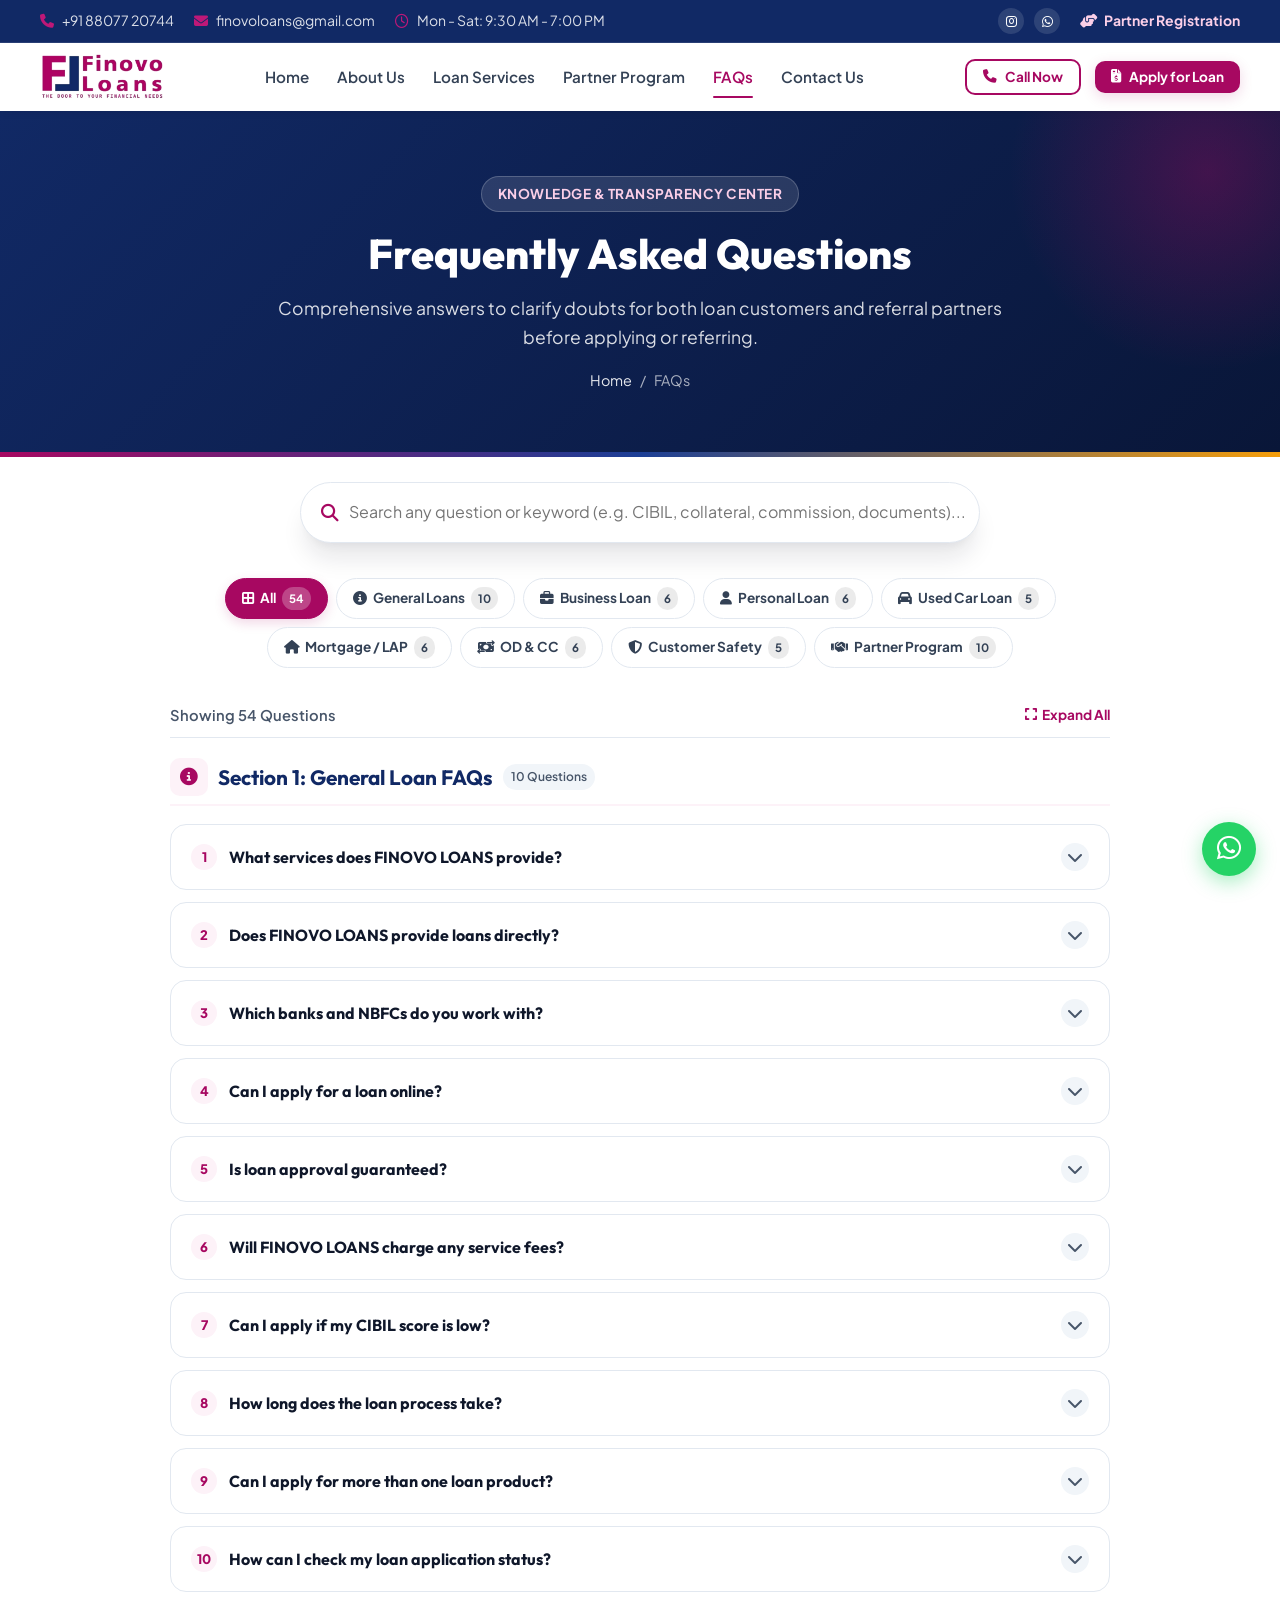
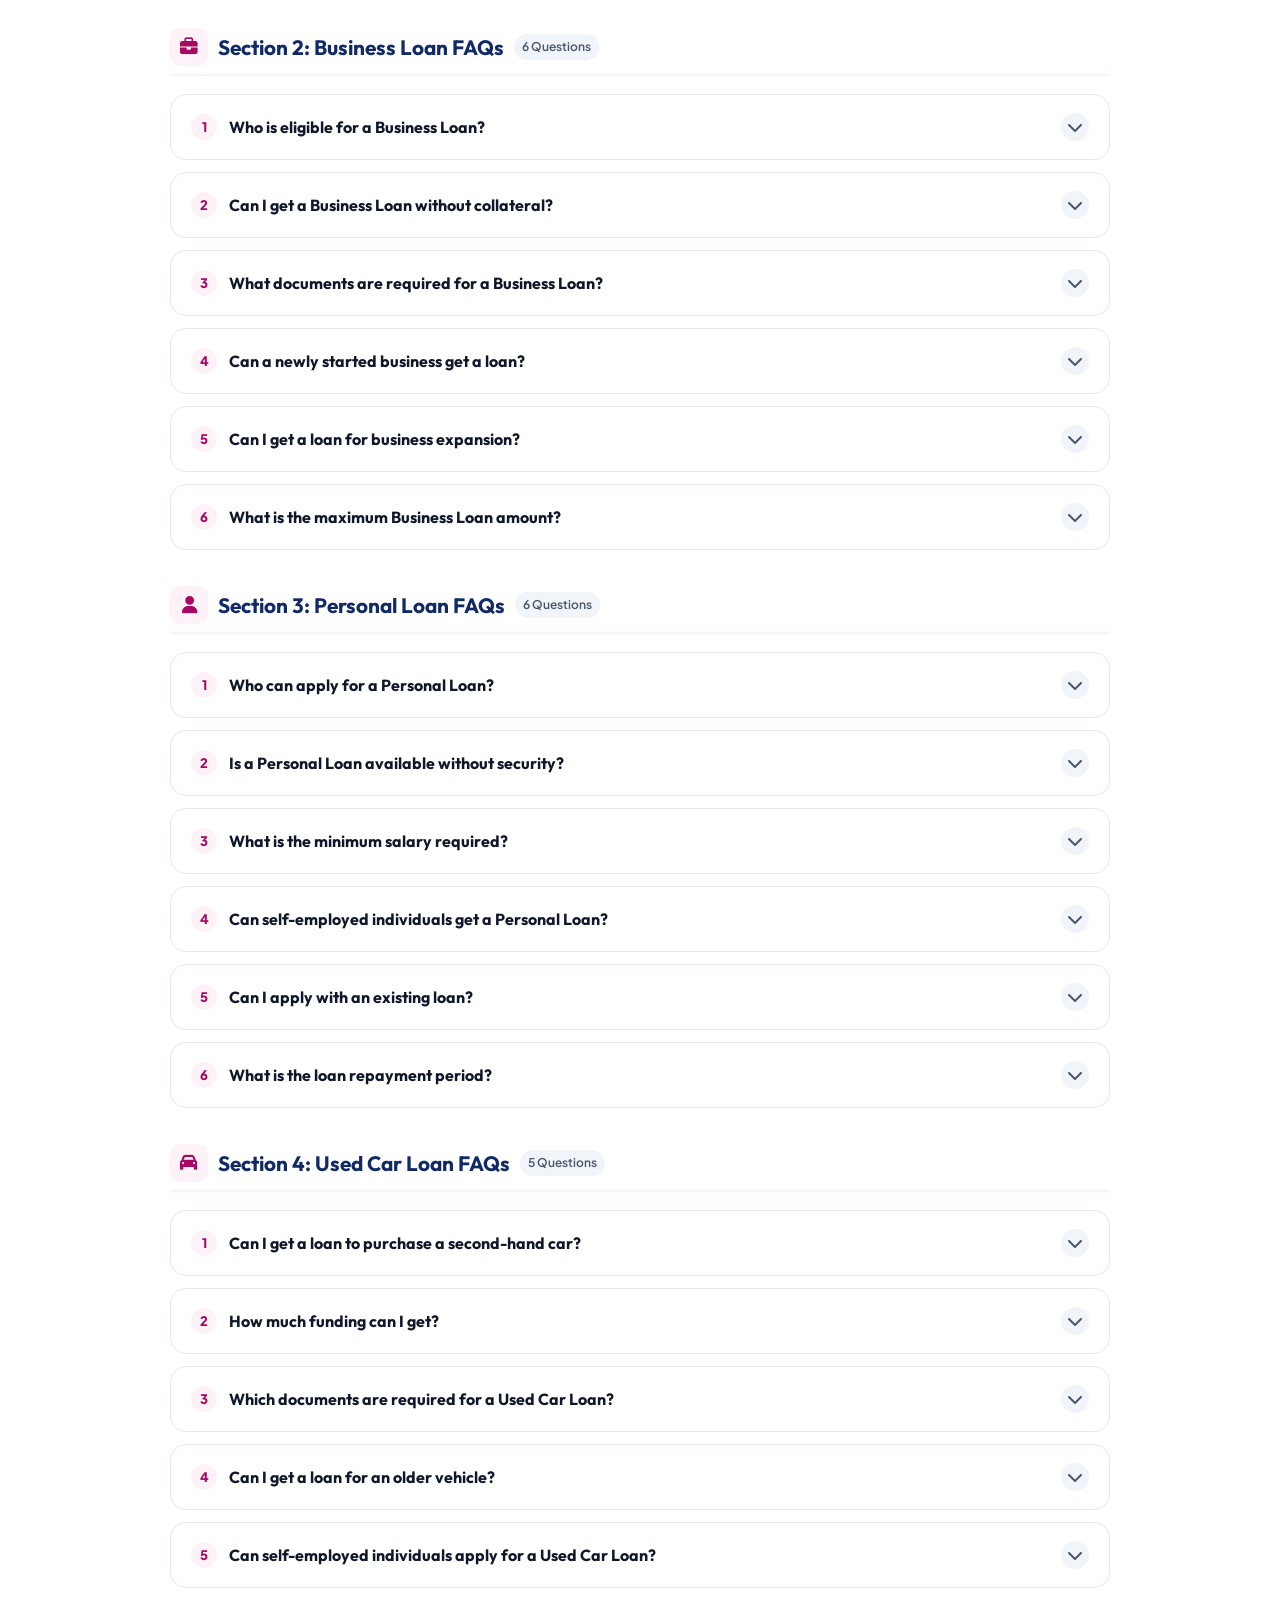
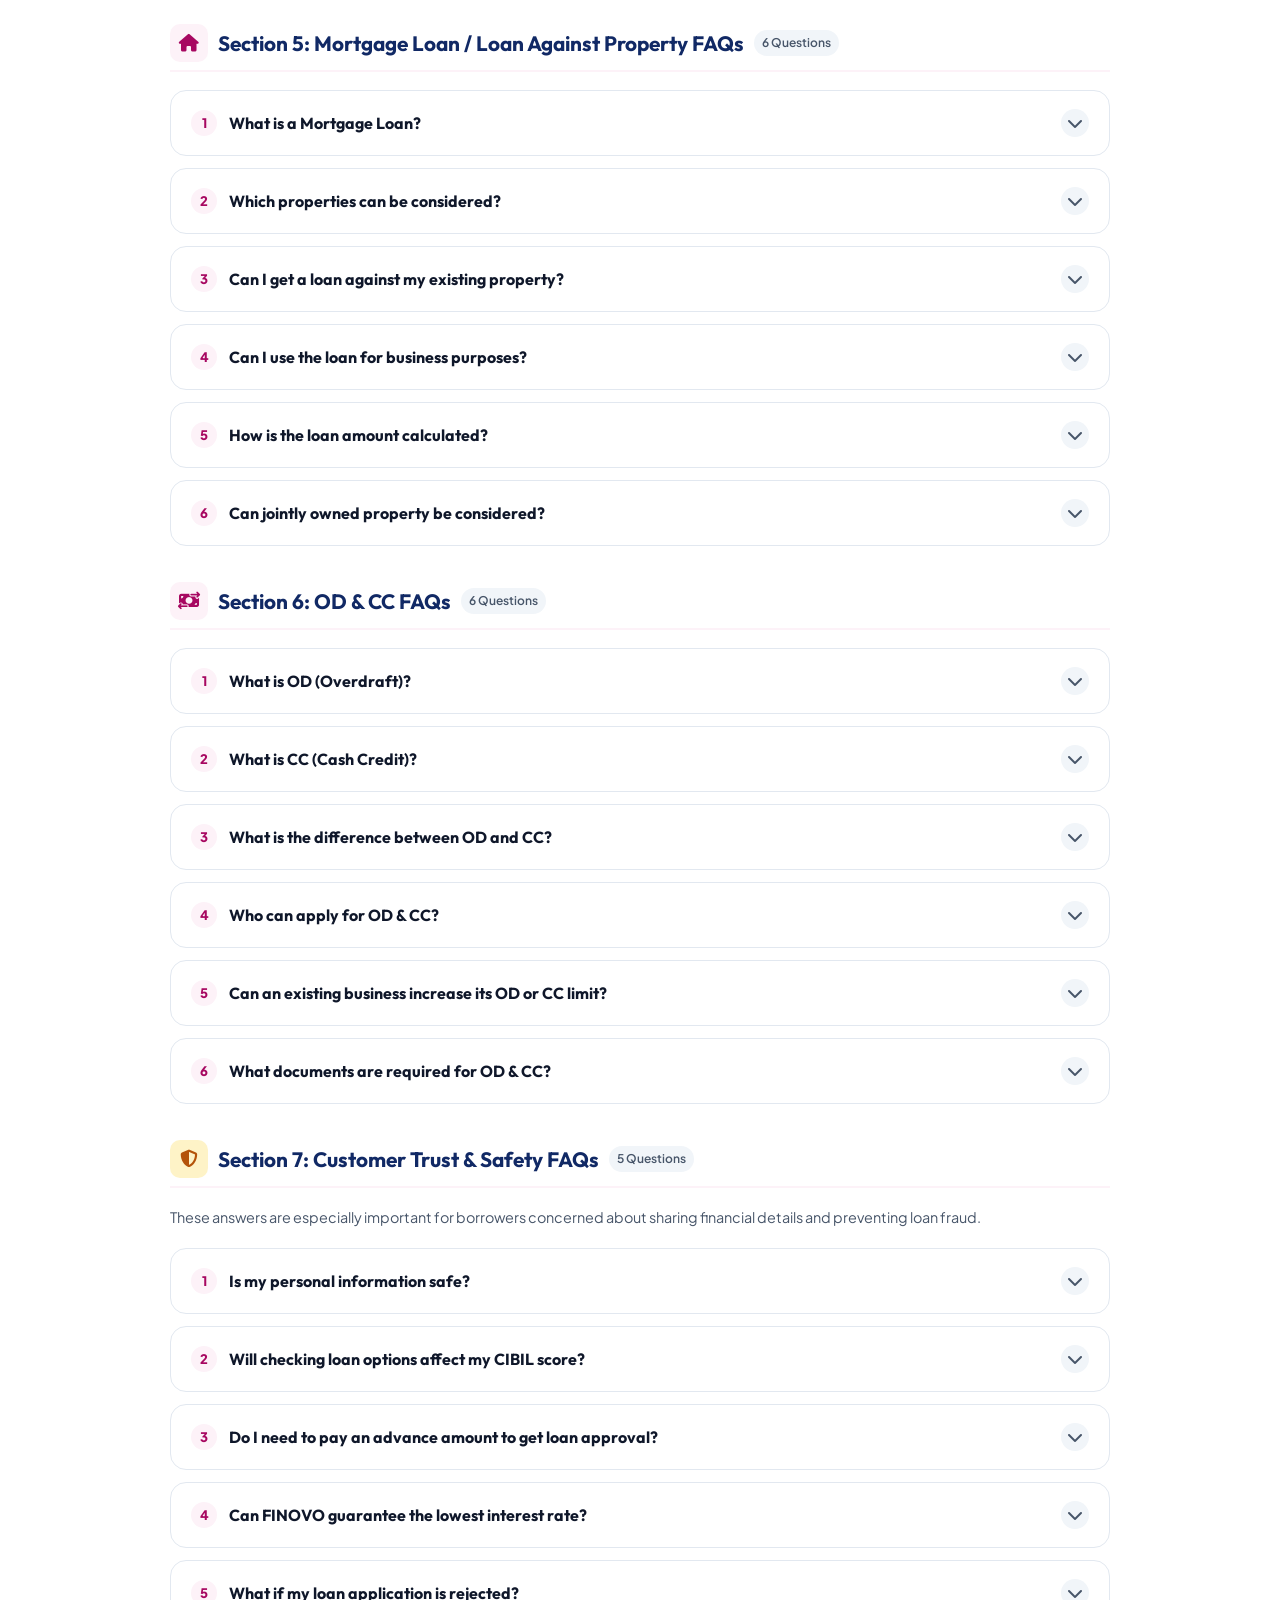
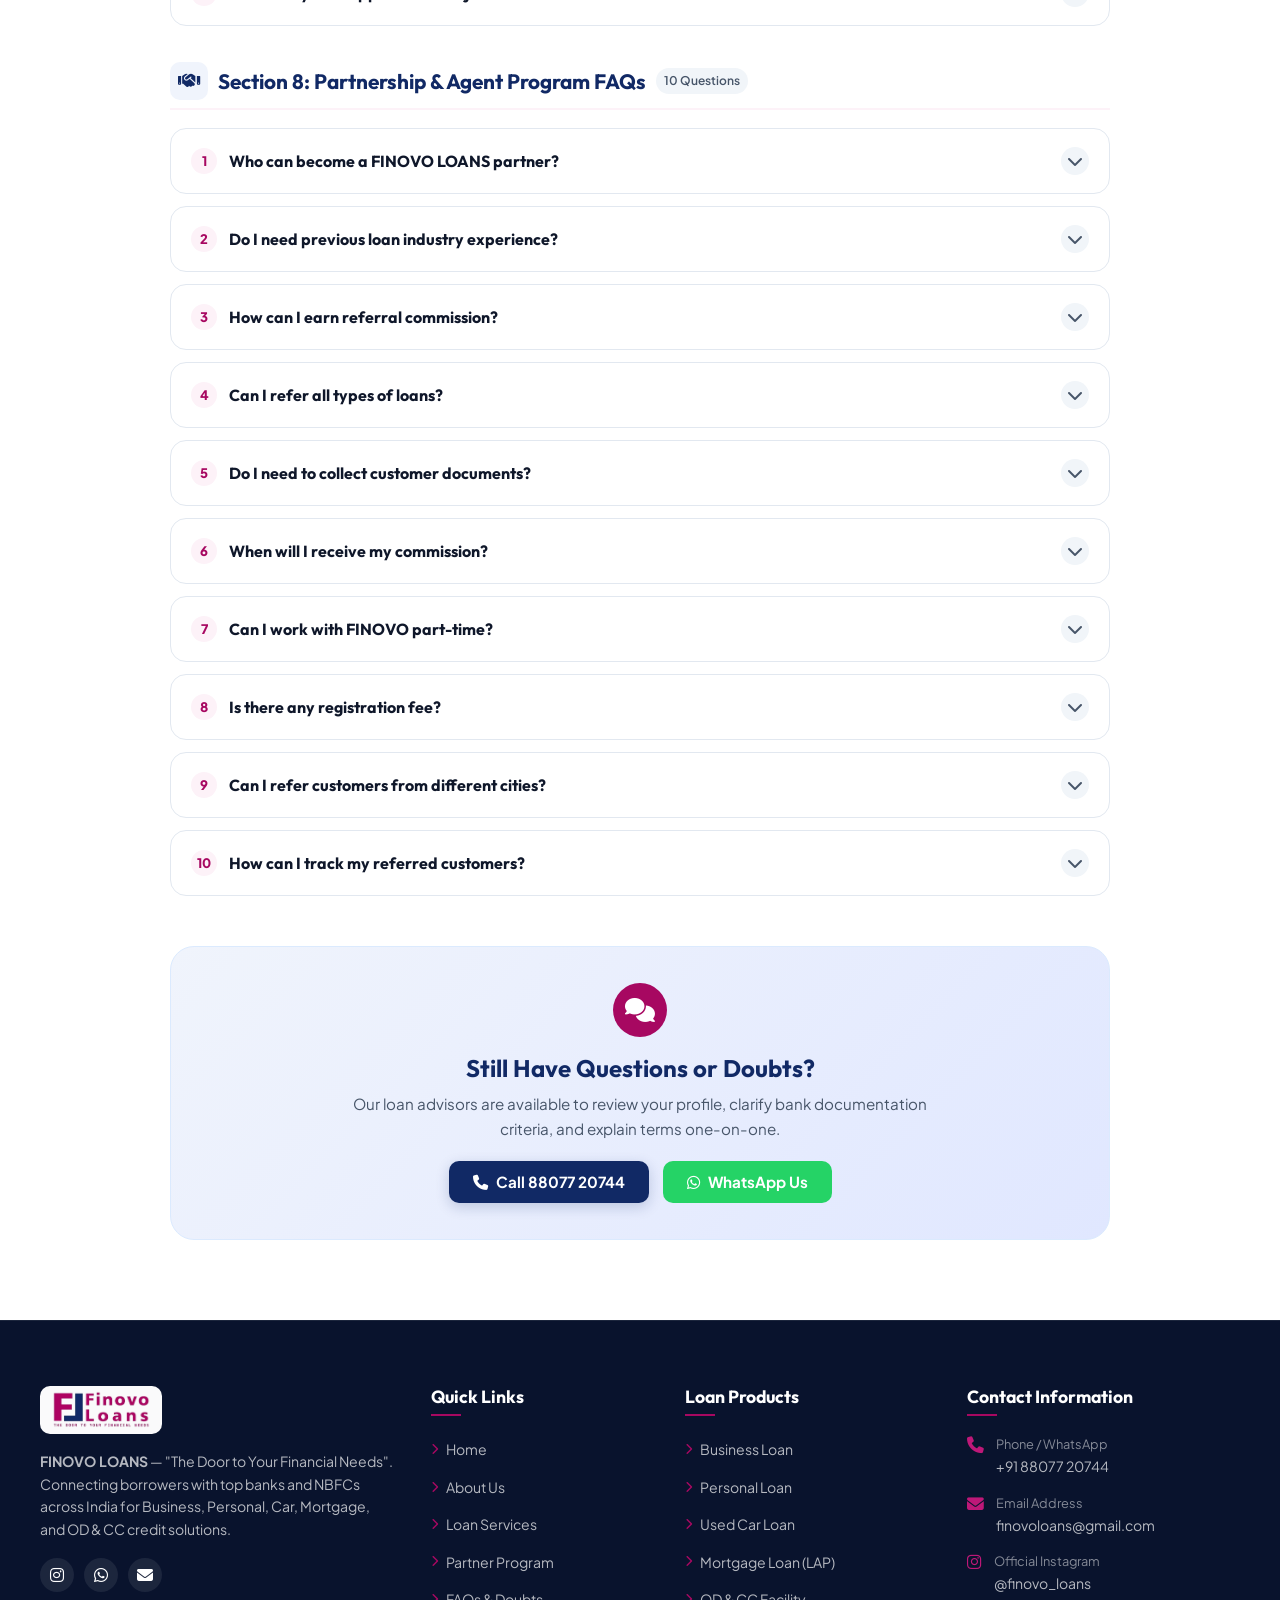
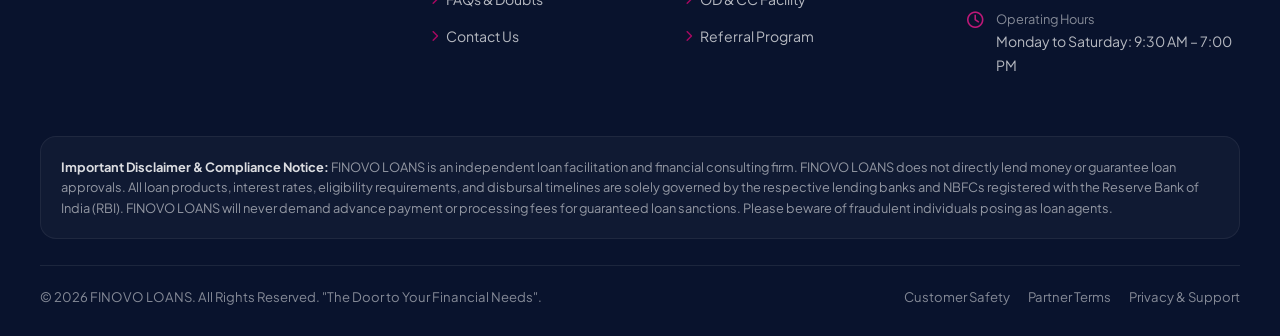
<file: faq.html>
<!DOCTYPE html>
<html lang="en">
<head>
  <meta charset="UTF-8">
  <meta name="viewport" content="width=device-width, initial-scale=1.0">
  <title>Frequently Asked Questions | FINOVO LOANS - Customer & Partner Doubts</title>
  <meta name="description" content="Comprehensive FAQs for loan borrowers and referral partners of FINOVO LOANS. Clear answers on General, Business, Personal, Used Car, Mortgage, OD & CC loans, Safety, and Partner programs.">
  <link rel="stylesheet" href="https://cdnjs.cloudflare.com/ajax/libs/font-awesome/6.5.1/css/all.min.css">
  <link rel="stylesheet" href="assets/css/style.css">
</head>
<body>

  <!-- Top Bar -->
  <div class="topbar">
    <div class="container topbar-wrapper">
      <div class="topbar-left">
        <div class="topbar-item">
          <i class="fa-solid fa-phone"></i>
          <a href="tel:8807720744">+91 88077 20744</a>
        </div>
        <div class="topbar-item">
          <i class="fa-solid fa-envelope"></i>
          <a href="mailto:finovoloans@gmail.com">finovoloans@gmail.com</a>
        </div>
        <div class="topbar-item">
          <i class="fa-regular fa-clock"></i>
          <span>Mon - Sat: 9:30 AM - 7:00 PM</span>
        </div>
      </div>
      <div class="topbar-right">
        <div class="topbar-social">
          <a href="https://www.instagram.com/finovo_loans?dmpr=MWxncHg0M2gzbWd3aw==" target="_blank" rel="noopener noreferrer" title="Follow us on Instagram"><i class="fa-brands fa-instagram"></i></a>
          <a href="https://wa.me/918807720744" target="_blank" rel="noopener noreferrer" title="Chat on WhatsApp"><i class="fa-brands fa-whatsapp"></i></a>
        </div>
        <div class="topbar-item">
          <a href="partner.html" style="font-weight: 700; color: #fbcfe8;">
            <i class="fa-solid fa-handshake-angle" style="color: #fbcfe8; margin-right: 4px;"></i> Partner Registration
          </a>
        </div>
      </div>
    </div>
  </div>

  <!-- Main Navigation -->
  <header class="navbar">
    <div class="container nav-container">
      <a href="index.html" class="brand-logo" aria-label="Finovo Loans Home">
        <img src="assets/images/logo-transparent.png" alt="Finovo Loans Logo">
      </a>

      <nav class="nav-links">
        <a href="index.html" class="nav-link">Home</a>
        <a href="about.html" class="nav-link">About Us</a>
        <a href="services.html" class="nav-link">Loan Services</a>
        <a href="partner.html" class="nav-link">Partner Program</a>
        <a href="faq.html" class="nav-link active">FAQs</a>
        <a href="contact.html" class="nav-link">Contact Us</a>
      </nav>

      <div class="nav-actions">
        <a href="tel:8807720744" class="btn btn-outline-primary btn-sm">
          <i class="fa-solid fa-phone"></i> Call Now
        </a>
        <button class="btn btn-primary btn-sm" data-open-modal>
          <i class="fa-solid fa-file-invoice-dollar"></i> Apply for Loan
        </button>
        <button class="mobile-menu-toggle" aria-label="Toggle navigation"><i class="fa-solid fa-bars"></i></button>
      </div>
    </div>
  </header>

  <!-- Page Header -->
  <section class="page-header">
    <div class="container page-header-content">
      <span class="badge-pill">Knowledge & Transparency Center</span>
      <h1>Frequently Asked Questions</h1>
      <p>Comprehensive answers to clarify doubts for both loan customers and referral partners before applying or referring.</p>
      <div class="breadcrumb-nav">
        <a href="index.html">Home</a>
        <span>/</span>
        <span>FAQs</span>
      </div>
    </div>
  </section>

  <!-- FAQ Section -->
  <section class="section section-bg-light" style="padding-top: 60px;">
    <div class="container" style="max-width: 980px;">

      <!-- Live Search Box -->
      <div class="faq-search-wrapper">
        <div class="faq-search-box">
          <i class="fa-solid fa-magnifying-glass"></i>
          <input type="text" id="faqSearchInput" placeholder="Search any question or keyword (e.g. CIBIL, collateral, commission, documents)..." aria-label="Search FAQs">
          <button type="button" class="clear-search" id="clearSearch" aria-label="Clear search">
            <i class="fa-solid fa-xmark"></i>
          </button>
        </div>
      </div>

      <!-- Filter Buttons Bar -->
      <div class="faq-filter-bar">
        <button class="faq-filter-btn active" data-filter="all">
          <i class="fa-solid fa-border-all"></i> All <span class="badge-count">54</span>
        </button>
        <button class="faq-filter-btn" data-filter="general">
          <i class="fa-solid fa-circle-info"></i> General Loans <span class="badge-count">10</span>
        </button>
        <button class="faq-filter-btn" data-filter="business">
          <i class="fa-solid fa-briefcase"></i> Business Loan <span class="badge-count">6</span>
        </button>
        <button class="faq-filter-btn" data-filter="personal">
          <i class="fa-solid fa-user"></i> Personal Loan <span class="badge-count">6</span>
        </button>
        <button class="faq-filter-btn" data-filter="car">
          <i class="fa-solid fa-car"></i> Used Car Loan <span class="badge-count">5</span>
        </button>
        <button class="faq-filter-btn" data-filter="mortgage">
          <i class="fa-solid fa-house"></i> Mortgage / LAP <span class="badge-count">6</span>
        </button>
        <button class="faq-filter-btn" data-filter="od-cc">
          <i class="fa-solid fa-money-bill-transfer"></i> OD & CC <span class="badge-count">6</span>
        </button>
        <button class="faq-filter-btn" data-filter="safety">
          <i class="fa-solid fa-shield-halved"></i> Customer Safety <span class="badge-count">5</span>
        </button>
        <button class="faq-filter-btn" data-filter="partner">
          <i class="fa-solid fa-handshake"></i> Partner Program <span class="badge-count">10</span>
        </button>
      </div>

      <!-- Toolbar -->
      <div class="faq-toolbar">
        <span class="faq-count-text" id="faqCountDisplay">Showing 54 Questions</span>
        <button type="button" class="faq-expand-toggle" id="expandAllFaqs">
          <i class="fa-solid fa-expand"></i> Expand All
        </button>
      </div>

      <!-- =================================================================
           SECTION 1: GENERAL LOAN FAQS (10 Questions)
           ================================================================= -->
      <div class="faq-category-block" id="general-loan-faq">
        <div class="faq-category-title">
          <div class="cat-icon"><i class="fa-solid fa-circle-info"></i></div>
          <h3>Section 1: General Loan FAQs</h3>
          <span class="cat-badge">10 Questions</span>
        </div>
        <div class="accordion-list">
          <!-- 1.1 -->
          <div class="accordion-item" data-category="general">
            <button class="accordion-header">
              <div class="q-title-wrap">
                <span class="q-num">1</span>
                <h4>What services does FINOVO LOANS provide?</h4>
              </div>
              <div class="accordion-icon"><i class="fa-solid fa-chevron-down"></i></div>
            </button>
            <div class="accordion-body">
              <div class="accordion-content">
                <p>FINOVO LOANS helps customers explore different financial solutions, including Business Loans, Personal Loans, Used Car Loans, Mortgage Loans and OD & CC facilities.</p>
              </div>
            </div>
          </div>

          <!-- 1.2 -->
          <div class="accordion-item" data-category="general">
            <button class="accordion-header">
              <div class="q-title-wrap">
                <span class="q-num">2</span>
                <h4>Does FINOVO LOANS provide loans directly?</h4>
              </div>
              <div class="accordion-icon"><i class="fa-solid fa-chevron-down"></i></div>
            </button>
            <div class="accordion-body">
              <div class="accordion-content">
                <p>FINOVO LOANS assists customers by connecting them with suitable lending institutions, including banks and NBFCs. Loan approval and disbursal are handled by the respective lender.</p>
              </div>
            </div>
          </div>

          <!-- 1.3 -->
          <div class="accordion-item" data-category="general">
            <button class="accordion-header">
              <div class="q-title-wrap">
                <span class="q-num">3</span>
                <h4>Which banks and NBFCs do you work with?</h4>
              </div>
              <div class="accordion-icon"><i class="fa-solid fa-chevron-down"></i></div>
            </button>
            <div class="accordion-body">
              <div class="accordion-content">
                <p>We work with lending partners based on loan product availability and customer eligibility. Contact our team for available options.</p>
              </div>
            </div>
          </div>

          <!-- 1.4 -->
          <div class="accordion-item" data-category="general">
            <button class="accordion-header">
              <div class="q-title-wrap">
                <span class="q-num">4</span>
                <h4>Can I apply for a loan online?</h4>
              </div>
              <div class="accordion-icon"><i class="fa-solid fa-chevron-down"></i></div>
            </button>
            <div class="accordion-body">
              <div class="accordion-content">
                <p>Yes. You can submit your enquiry through our website. Our team will contact you to understand your requirements and explain the next steps.</p>
              </div>
            </div>
          </div>

          <!-- 1.5 -->
          <div class="accordion-item" data-category="general">
            <button class="accordion-header">
              <div class="q-title-wrap">
                <span class="q-num">5</span>
                <h4>Is loan approval guaranteed?</h4>
              </div>
              <div class="accordion-icon"><i class="fa-solid fa-chevron-down"></i></div>
            </button>
            <div class="accordion-body">
              <div class="accordion-content">
                <p>No. Loan approval depends on the lender's eligibility criteria, credit assessment, income, repayment capacity and documentation.</p>
              </div>
            </div>
          </div>

          <!-- 1.6 -->
          <div class="accordion-item" data-category="general">
            <button class="accordion-header">
              <div class="q-title-wrap">
                <span class="q-num">6</span>
                <h4>Will FINOVO LOANS charge any service fees?</h4>
              </div>
              <div class="accordion-icon"><i class="fa-solid fa-chevron-down"></i></div>
            </button>
            <div class="accordion-body">
              <div class="accordion-content">
                <p>Any applicable consultancy or processing charges, if applicable, will be communicated transparently before you proceed. Lender charges are subject to the lender's terms.</p>
              </div>
            </div>
          </div>

          <!-- 1.7 -->
          <div class="accordion-item" data-category="general">
            <button class="accordion-header">
              <div class="q-title-wrap">
                <span class="q-num">7</span>
                <h4>Can I apply if my CIBIL score is low?</h4>
              </div>
              <div class="accordion-icon"><i class="fa-solid fa-chevron-down"></i></div>
            </button>
            <div class="accordion-body">
              <div class="accordion-content">
                <p>You can contact our team to discuss your situation. Available options depend on the lender's policies and your overall financial profile. Approval cannot be guaranteed.</p>
              </div>
            </div>
          </div>

          <!-- 1.8 -->
          <div class="accordion-item" data-category="general">
            <button class="accordion-header">
              <div class="q-title-wrap">
                <span class="q-num">8</span>
                <h4>How long does the loan process take?</h4>
              </div>
              <div class="accordion-icon"><i class="fa-solid fa-chevron-down"></i></div>
            </button>
            <div class="accordion-body">
              <div class="accordion-content">
                <p>Processing time varies depending on the loan type, documentation, verification and lender procedures.</p>
              </div>
            </div>
          </div>

          <!-- 1.9 -->
          <div class="accordion-item" data-category="general">
            <button class="accordion-header">
              <div class="q-title-wrap">
                <span class="q-num">9</span>
                <h4>Can I apply for more than one loan product?</h4>
              </div>
              <div class="accordion-icon"><i class="fa-solid fa-chevron-down"></i></div>
            </button>
            <div class="accordion-body">
              <div class="accordion-content">
                <p>Yes. You can enquire about multiple loan products based on your financial requirements and eligibility.</p>
              </div>
            </div>
          </div>

          <!-- 1.10 -->
          <div class="accordion-item" data-category="general">
            <button class="accordion-header">
              <div class="q-title-wrap">
                <span class="q-num">10</span>
                <h4>How can I check my loan application status?</h4>
              </div>
              <div class="accordion-icon"><i class="fa-solid fa-chevron-down"></i></div>
            </button>
            <div class="accordion-body">
              <div class="accordion-content">
                <p>Contact the FINOVO team with your registered mobile number or enquiry reference to request an update.</p>
              </div>
            </div>
          </div>
        </div>
      </div>

      <!-- =================================================================
           SECTION 2: BUSINESS LOAN FAQS (6 Questions)
           ================================================================= -->
      <div class="faq-category-block" id="business-loan-faq">
        <div class="faq-category-title">
          <div class="cat-icon"><i class="fa-solid fa-briefcase"></i></div>
          <h3>Section 2: Business Loan FAQs</h3>
          <span class="cat-badge">6 Questions</span>
        </div>
        <div class="accordion-list">
          <!-- 2.1 -->
          <div class="accordion-item" data-category="business">
            <button class="accordion-header">
              <div class="q-title-wrap">
                <span class="q-num">1</span>
                <h4>Who is eligible for a Business Loan?</h4>
              </div>
              <div class="accordion-icon"><i class="fa-solid fa-chevron-down"></i></div>
            </button>
            <div class="accordion-body">
              <div class="accordion-content">
                <p>Business owners, self-employed professionals, proprietors, partnership firms and eligible companies may apply, subject to lender criteria.</p>
              </div>
            </div>
          </div>

          <!-- 2.2 -->
          <div class="accordion-item" data-category="business">
            <button class="accordion-header">
              <div class="q-title-wrap">
                <span class="q-num">2</span>
                <h4>Can I get a Business Loan without collateral?</h4>
              </div>
              <div class="accordion-icon"><i class="fa-solid fa-chevron-down"></i></div>
            </button>
            <div class="accordion-body">
              <div class="accordion-content">
                <p>Some lenders offer unsecured business loans. Eligibility depends on business profile, turnover, credit history and lender policy.</p>
              </div>
            </div>
          </div>

          <!-- 2.3 -->
          <div class="accordion-item" data-category="business">
            <button class="accordion-header">
              <div class="q-title-wrap">
                <span class="q-num">3</span>
                <h4>What documents are required for a Business Loan?</h4>
              </div>
              <div class="accordion-icon"><i class="fa-solid fa-chevron-down"></i></div>
            </button>
            <div class="accordion-body">
              <div class="accordion-content">
                <p>Commonly required documents include:</p>
                <ul>
                  <li>PAN and Aadhaar</li>
                  <li>Business registration proof</li>
                  <li>Bank statements</li>
                  <li>GST returns, where applicable</li>
                  <li>Income tax returns</li>
                  <li>Financial statements, where applicable</li>
                </ul>
              </div>
            </div>
          </div>

          <!-- 2.4 -->
          <div class="accordion-item" data-category="business">
            <button class="accordion-header">
              <div class="q-title-wrap">
                <span class="q-num">4</span>
                <h4>Can a newly started business get a loan?</h4>
              </div>
              <div class="accordion-icon"><i class="fa-solid fa-chevron-down"></i></div>
            </button>
            <div class="accordion-body">
              <div class="accordion-content">
                <p>Some lenders have specific products for newer businesses, but eligibility and business vintage requirements vary.</p>
              </div>
            </div>
          </div>

          <!-- 2.5 -->
          <div class="accordion-item" data-category="business">
            <button class="accordion-header">
              <div class="q-title-wrap">
                <span class="q-num">5</span>
                <h4>Can I get a loan for business expansion?</h4>
              </div>
              <div class="accordion-icon"><i class="fa-solid fa-chevron-down"></i></div>
            </button>
            <div class="accordion-body">
              <div class="accordion-content">
                <p>Yes. Eligible businesses may explore loans for expansion, machinery, inventory and working capital.</p>
              </div>
            </div>
          </div>

          <!-- 2.6 -->
          <div class="accordion-item" data-category="business">
            <button class="accordion-header">
              <div class="q-title-wrap">
                <span class="q-num">6</span>
                <h4>What is the maximum Business Loan amount?</h4>
              </div>
              <div class="accordion-icon"><i class="fa-solid fa-chevron-down"></i></div>
            </button>
            <div class="accordion-body">
              <div class="accordion-content">
                <p>The amount depends on business turnover, financial performance, repayment capacity and lender policy.</p>
              </div>
            </div>
          </div>
        </div>
      </div>

      <!-- =================================================================
           SECTION 3: PERSONAL LOAN FAQS (6 Questions)
           ================================================================= -->
      <div class="faq-category-block" id="personal-loan-faq">
        <div class="faq-category-title">
          <div class="cat-icon"><i class="fa-solid fa-user"></i></div>
          <h3>Section 3: Personal Loan FAQs</h3>
          <span class="cat-badge">6 Questions</span>
        </div>
        <div class="accordion-list">
          <!-- 3.1 -->
          <div class="accordion-item" data-category="personal">
            <button class="accordion-header">
              <div class="q-title-wrap">
                <span class="q-num">1</span>
                <h4>Who can apply for a Personal Loan?</h4>
              </div>
              <div class="accordion-icon"><i class="fa-solid fa-chevron-down"></i></div>
            </button>
            <div class="accordion-body">
              <div class="accordion-content">
                <p>Eligible salaried and self-employed individuals can apply based on lender requirements.</p>
              </div>
            </div>
          </div>

          <!-- 3.2 -->
          <div class="accordion-item" data-category="personal">
            <button class="accordion-header">
              <div class="q-title-wrap">
                <span class="q-num">2</span>
                <h4>Is a Personal Loan available without security?</h4>
              </div>
              <div class="accordion-icon"><i class="fa-solid fa-chevron-down"></i></div>
            </button>
            <div class="accordion-body">
              <div class="accordion-content">
                <p>Many personal loans are unsecured, meaning collateral is generally not required, subject to lender terms.</p>
              </div>
            </div>
          </div>

          <!-- 3.3 -->
          <div class="accordion-item" data-category="personal">
            <button class="accordion-header">
              <div class="q-title-wrap">
                <span class="q-num">3</span>
                <h4>What is the minimum salary required?</h4>
              </div>
              <div class="accordion-icon"><i class="fa-solid fa-chevron-down"></i></div>
            </button>
            <div class="accordion-body">
              <div class="accordion-content">
                <p>Minimum income requirements differ between banks and NBFCs.</p>
              </div>
            </div>
          </div>

          <!-- 3.4 -->
          <div class="accordion-item" data-category="personal">
            <button class="accordion-header">
              <div class="q-title-wrap">
                <span class="q-num">4</span>
                <h4>Can self-employed individuals get a Personal Loan?</h4>
              </div>
              <div class="accordion-icon"><i class="fa-solid fa-chevron-down"></i></div>
            </button>
            <div class="accordion-body">
              <div class="accordion-content">
                <p>Yes, eligible self-employed applicants may apply based on income and financial documents.</p>
              </div>
            </div>
          </div>

          <!-- 3.5 -->
          <div class="accordion-item" data-category="personal">
            <button class="accordion-header">
              <div class="q-title-wrap">
                <span class="q-num">5</span>
                <h4>Can I apply with an existing loan?</h4>
              </div>
              <div class="accordion-icon"><i class="fa-solid fa-chevron-down"></i></div>
            </button>
            <div class="accordion-body">
              <div class="accordion-content">
                <p>Yes. Existing loans are considered during eligibility and repayment-capacity assessment.</p>
              </div>
            </div>
          </div>

          <!-- 3.6 -->
          <div class="accordion-item" data-category="personal">
            <button class="accordion-header">
              <div class="q-title-wrap">
                <span class="q-num">6</span>
                <h4>What is the loan repayment period?</h4>
              </div>
              <div class="accordion-icon"><i class="fa-solid fa-chevron-down"></i></div>
            </button>
            <div class="accordion-body">
              <div class="accordion-content">
                <p>Tenure varies by lender and loan product.</p>
              </div>
            </div>
          </div>
        </div>
      </div>

      <!-- =================================================================
           SECTION 4: USED CAR LOAN FAQS (5 Questions)
           ================================================================= -->
      <div class="faq-category-block" id="used-car-loan-faq">
        <div class="faq-category-title">
          <div class="cat-icon"><i class="fa-solid fa-car"></i></div>
          <h3>Section 4: Used Car Loan FAQs</h3>
          <span class="cat-badge">5 Questions</span>
        </div>
        <div class="accordion-list">
          <!-- 4.1 -->
          <div class="accordion-item" data-category="car">
            <button class="accordion-header">
              <div class="q-title-wrap">
                <span class="q-num">1</span>
                <h4>Can I get a loan to purchase a second-hand car?</h4>
              </div>
              <div class="accordion-icon"><i class="fa-solid fa-chevron-down"></i></div>
            </button>
            <div class="accordion-body">
              <div class="accordion-content">
                <p>Yes. Eligible customers can explore financing options for used cars.</p>
              </div>
            </div>
          </div>

          <!-- 4.2 -->
          <div class="accordion-item" data-category="car">
            <button class="accordion-header">
              <div class="q-title-wrap">
                <span class="q-num">2</span>
                <h4>How much funding can I get?</h4>
              </div>
              <div class="accordion-icon"><i class="fa-solid fa-chevron-down"></i></div>
            </button>
            <div class="accordion-body">
              <div class="accordion-content">
                <p>The loan amount depends on vehicle valuation, age, condition, applicant eligibility and lender policy.</p>
              </div>
            </div>
          </div>

          <!-- 4.3 -->
          <div class="accordion-item" data-category="car">
            <button class="accordion-header">
              <div class="q-title-wrap">
                <span class="q-num">3</span>
                <h4>Which documents are required for a Used Car Loan?</h4>
              </div>
              <div class="accordion-icon"><i class="fa-solid fa-chevron-down"></i></div>
            </button>
            <div class="accordion-body">
              <div class="accordion-content">
                <p>Common documents include identity proof, address proof, income proof, bank statements and vehicle-related documents.</p>
              </div>
            </div>
          </div>

          <!-- 4.4 -->
          <div class="accordion-item" data-category="car">
            <button class="accordion-header">
              <div class="q-title-wrap">
                <span class="q-num">4</span>
                <h4>Can I get a loan for an older vehicle?</h4>
              </div>
              <div class="accordion-icon"><i class="fa-solid fa-chevron-down"></i></div>
            </button>
            <div class="accordion-body">
              <div class="accordion-content">
                <p>Some lenders finance older vehicles, subject to vehicle age and condition criteria.</p>
              </div>
            </div>
          </div>

          <!-- 4.5 -->
          <div class="accordion-item" data-category="car">
            <button class="accordion-header">
              <div class="q-title-wrap">
                <span class="q-num">5</span>
                <h4>Can self-employed individuals apply for a Used Car Loan?</h4>
              </div>
              <div class="accordion-icon"><i class="fa-solid fa-chevron-down"></i></div>
            </button>
            <div class="accordion-body">
              <div class="accordion-content">
                <p>Yes, subject to the lender's income and eligibility requirements.</p>
              </div>
            </div>
          </div>
        </div>
      </div>

      <!-- =================================================================
           SECTION 5: MORTGAGE LOAN / LOAN AGAINST PROPERTY FAQS (6 Questions)
           ================================================================= -->
      <div class="faq-category-block" id="mortgage-loan-faq">
        <div class="faq-category-title">
          <div class="cat-icon"><i class="fa-solid fa-house"></i></div>
          <h3>Section 5: Mortgage Loan / Loan Against Property FAQs</h3>
          <span class="cat-badge">6 Questions</span>
        </div>
        <div class="accordion-list">
          <!-- 5.1 -->
          <div class="accordion-item" data-category="mortgage">
            <button class="accordion-header">
              <div class="q-title-wrap">
                <span class="q-num">1</span>
                <h4>What is a Mortgage Loan?</h4>
              </div>
              <div class="accordion-icon"><i class="fa-solid fa-chevron-down"></i></div>
            </button>
            <div class="accordion-body">
              <div class="accordion-content">
                <p>A mortgage loan is a secured loan where eligible property is offered as collateral to obtain financing.</p>
              </div>
            </div>
          </div>

          <!-- 5.2 -->
          <div class="accordion-item" data-category="mortgage">
            <button class="accordion-header">
              <div class="q-title-wrap">
                <span class="q-num">2</span>
                <h4>Which properties can be considered?</h4>
              </div>
              <div class="accordion-icon"><i class="fa-solid fa-chevron-down"></i></div>
            </button>
            <div class="accordion-body">
              <div class="accordion-content">
                <p>Eligible residential and commercial properties may be considered, depending on lender policies.</p>
              </div>
            </div>
          </div>

          <!-- 5.3 -->
          <div class="accordion-item" data-category="mortgage">
            <button class="accordion-header">
              <div class="q-title-wrap">
                <span class="q-num">3</span>
                <h4>Can I get a loan against my existing property?</h4>
              </div>
              <div class="accordion-icon"><i class="fa-solid fa-chevron-down"></i></div>
            </button>
            <div class="accordion-body">
              <div class="accordion-content">
                <p>Yes. Property owners can explore Loan Against Property options subject to ownership, valuation, legal verification and eligibility.</p>
              </div>
            </div>
          </div>

          <!-- 5.4 -->
          <div class="accordion-item" data-category="mortgage">
            <button class="accordion-header">
              <div class="q-title-wrap">
                <span class="q-num">4</span>
                <h4>Can I use the loan for business purposes?</h4>
              </div>
              <div class="accordion-icon"><i class="fa-solid fa-chevron-down"></i></div>
            </button>
            <div class="accordion-body">
              <div class="accordion-content">
                <p>Eligible customers may use the funds for business expansion, working capital and other permitted purposes.</p>
              </div>
            </div>
          </div>

          <!-- 5.5 -->
          <div class="accordion-item" data-category="mortgage">
            <button class="accordion-header">
              <div class="q-title-wrap">
                <span class="q-num">5</span>
                <h4>How is the loan amount calculated?</h4>
              </div>
              <div class="accordion-icon"><i class="fa-solid fa-chevron-down"></i></div>
            </button>
            <div class="accordion-body">
              <div class="accordion-content">
                <p>It depends on property market value, legal and technical verification, applicant income and lender funding norms.</p>
              </div>
            </div>
          </div>

          <!-- 5.6 -->
          <div class="accordion-item" data-category="mortgage">
            <button class="accordion-header">
              <div class="q-title-wrap">
                <span class="q-num">6</span>
                <h4>Can jointly owned property be considered?</h4>
              </div>
              <div class="accordion-icon"><i class="fa-solid fa-chevron-down"></i></div>
            </button>
            <div class="accordion-body">
              <div class="accordion-content">
                <p>It may be considered subject to the lender's ownership, consent and documentation requirements.</p>
              </div>
            </div>
          </div>
        </div>
      </div>

      <!-- =================================================================
           SECTION 6: OD & CC FAQS (6 Questions)
           ================================================================= -->
      <div class="faq-category-block" id="od-cc-faq">
        <div class="faq-category-title">
          <div class="cat-icon"><i class="fa-solid fa-money-bill-transfer"></i></div>
          <h3>Section 6: OD & CC FAQs</h3>
          <span class="cat-badge">6 Questions</span>
        </div>
        <div class="accordion-list">
          <!-- 6.1 -->
          <div class="accordion-item" data-category="od-cc">
            <button class="accordion-header">
              <div class="q-title-wrap">
                <span class="q-num">1</span>
                <h4>What is OD (Overdraft)?</h4>
              </div>
              <div class="accordion-icon"><i class="fa-solid fa-chevron-down"></i></div>
            </button>
            <div class="accordion-body">
              <div class="accordion-content">
                <p>An overdraft is a credit facility that allows eligible borrowers to withdraw funds up to an approved limit, subject to the facility terms.</p>
              </div>
            </div>
          </div>

          <!-- 6.2 -->
          <div class="accordion-item" data-category="od-cc">
            <button class="accordion-header">
              <div class="q-title-wrap">
                <span class="q-num">2</span>
                <h4>What is CC (Cash Credit)?</h4>
              </div>
              <div class="accordion-icon"><i class="fa-solid fa-chevron-down"></i></div>
            </button>
            <div class="accordion-body">
              <div class="accordion-content">
                <p>Cash Credit is a working capital facility generally offered to eligible businesses to manage operational and inventory requirements.</p>
              </div>
            </div>
          </div>

          <!-- 6.3 -->
          <div class="accordion-item" data-category="od-cc">
            <button class="accordion-header">
              <div class="q-title-wrap">
                <span class="q-num">3</span>
                <h4>What is the difference between OD and CC?</h4>
              </div>
              <div class="accordion-icon"><i class="fa-solid fa-chevron-down"></i></div>
            </button>
            <div class="accordion-body">
              <div class="accordion-content">
                <p>Both are working capital facilities. Their structure, security requirements, drawing power and usage conditions may differ depending on the lender.</p>
              </div>
            </div>
          </div>

          <!-- 6.4 -->
          <div class="accordion-item" data-category="od-cc">
            <button class="accordion-header">
              <div class="q-title-wrap">
                <span class="q-num">4</span>
                <h4>Who can apply for OD & CC?</h4>
              </div>
              <div class="accordion-icon"><i class="fa-solid fa-chevron-down"></i></div>
            </button>
            <div class="accordion-body">
              <div class="accordion-content">
                <p>Eligible traders, manufacturers, business owners and companies may apply.</p>
              </div>
            </div>
          </div>

          <!-- 6.5 -->
          <div class="accordion-item" data-category="od-cc">
            <button class="accordion-header">
              <div class="q-title-wrap">
                <span class="q-num">5</span>
                <h4>Can an existing business increase its OD or CC limit?</h4>
              </div>
              <div class="accordion-icon"><i class="fa-solid fa-chevron-down"></i></div>
            </button>
            <div class="accordion-body">
              <div class="accordion-content">
                <p>Eligible businesses can explore enhancement of existing limits, subject to lender assessment.</p>
              </div>
            </div>
          </div>

          <!-- 6.6 -->
          <div class="accordion-item" data-category="od-cc">
            <button class="accordion-header">
              <div class="q-title-wrap">
                <span class="q-num">6</span>
                <h4>What documents are required for OD & CC?</h4>
              </div>
              <div class="accordion-icon"><i class="fa-solid fa-chevron-down"></i></div>
            </button>
            <div class="accordion-body">
              <div class="accordion-content">
                <p>Business financial statements, bank statements, GST returns, income tax returns, stock statements and other documents may be required.</p>
              </div>
            </div>
          </div>
        </div>
      </div>

      <!-- =================================================================
           SECTION 7 (ORDERED FIRST AS RECOMMENDED): CUSTOMER TRUST & SAFETY FAQS (5 Questions)
           ================================================================= -->
      <div class="faq-category-block" id="customer-safety">
        <div class="faq-category-title">
          <div class="cat-icon" style="background: #fef3c7; color: #b45309;"><i class="fa-solid fa-shield-halved"></i></div>
          <h3>Section 7: Customer Trust & Safety FAQs</h3>
          <span class="cat-badge">5 Questions</span>
        </div>
        <p style="font-size: 0.9rem; color: var(--slate-600); margin-bottom: 18px;">
          These answers are especially important for borrowers concerned about sharing financial details and preventing loan fraud.
        </p>
        <div class="accordion-list">
          <!-- 7.1 -->
          <div class="accordion-item" data-category="safety">
            <button class="accordion-header">
              <div class="q-title-wrap">
                <span class="q-num">1</span>
                <h4>Is my personal information safe?</h4>
              </div>
              <div class="accordion-icon"><i class="fa-solid fa-chevron-down"></i></div>
            </button>
            <div class="accordion-body">
              <div class="accordion-content">
                <p>Customer information is handled according to our privacy policy and applicable data protection requirements. Information is shared with relevant lending partners only with appropriate consent.</p>
              </div>
            </div>
          </div>

          <!-- 7.2 -->
          <div class="accordion-item" data-category="safety">
            <button class="accordion-header">
              <div class="q-title-wrap">
                <span class="q-num">2</span>
                <h4>Will checking loan options affect my CIBIL score?</h4>
              </div>
              <div class="accordion-icon"><i class="fa-solid fa-chevron-down"></i></div>
            </button>
            <div class="accordion-body">
              <div class="accordion-content">
                <p>A preliminary enquiry with FINOVO does not automatically mean a credit bureau enquiry. However, a formal credit check by a lender may affect your credit report depending on the type of enquiry.</p>
              </div>
            </div>
          </div>

          <!-- 7.3 -->
          <div class="accordion-item" data-category="safety">
            <button class="accordion-header">
              <div class="q-title-wrap">
                <span class="q-num">3</span>
                <h4>Do I need to pay an advance amount to get loan approval?</h4>
              </div>
              <div class="accordion-icon"><i class="fa-solid fa-chevron-down"></i></div>
            </button>
            <div class="accordion-body">
              <div class="accordion-content">
                <p><strong>Never pay an individual who promises guaranteed loan approval.</strong> Any legitimate applicable charges must be explained and verified before payment.</p>
              </div>
            </div>
          </div>

          <!-- 7.4 -->
          <div class="accordion-item" data-category="safety">
            <button class="accordion-header">
              <div class="q-title-wrap">
                <span class="q-num">4</span>
                <h4>Can FINOVO guarantee the lowest interest rate?</h4>
              </div>
              <div class="accordion-icon"><i class="fa-solid fa-chevron-down"></i></div>
            </button>
            <div class="accordion-body">
              <div class="accordion-content">
                <p>No. Interest rates depend on the lender, applicant profile, loan type and prevailing lending terms. We help customers explore available options.</p>
              </div>
            </div>
          </div>

          <!-- 7.5 -->
          <div class="accordion-item" data-category="safety">
            <button class="accordion-header">
              <div class="q-title-wrap">
                <span class="q-num">5</span>
                <h4>What if my loan application is rejected?</h4>
              </div>
              <div class="accordion-icon"><i class="fa-solid fa-chevron-down"></i></div>
            </button>
            <div class="accordion-body">
              <div class="accordion-content">
                <p>Our team can help you understand possible reasons and discuss whether alternative lending options are available. Approval is always subject to lender assessment.</p>
              </div>
            </div>
          </div>
        </div>
      </div>

      <!-- =================================================================
           SECTION 8: PARTNERSHIP & AGENT PROGRAM FAQS (10 Questions)
           ================================================================= -->
      <div class="faq-category-block" id="partner-program-faq">
        <div class="faq-category-title">
          <div class="cat-icon" style="background: var(--secondary-soft); color: var(--secondary);"><i class="fa-solid fa-handshake"></i></div>
          <h3>Section 8: Partnership & Agent Program FAQs</h3>
          <span class="cat-badge">10 Questions</span>
        </div>
        <div class="accordion-list">
          <!-- 8.1 -->
          <div class="accordion-item" data-category="partner">
            <button class="accordion-header">
              <div class="q-title-wrap">
                <span class="q-num">1</span>
                <h4>Who can become a FINOVO LOANS partner?</h4>
              </div>
              <div class="accordion-icon"><i class="fa-solid fa-chevron-down"></i></div>
            </button>
            <div class="accordion-body">
              <div class="accordion-content">
                <p>Real estate agents, insurance agents, accountants, business owners, freelancers, sales professionals and individuals with customer networks can apply.</p>
              </div>
            </div>
          </div>

          <!-- 8.2 -->
          <div class="accordion-item" data-category="partner">
            <button class="accordion-header">
              <div class="q-title-wrap">
                <span class="q-num">2</span>
                <h4>Do I need previous loan industry experience?</h4>
              </div>
              <div class="accordion-icon"><i class="fa-solid fa-chevron-down"></i></div>
            </button>
            <div class="accordion-body">
              <div class="accordion-content">
                <p>No. Experience may be helpful, but individuals with genuine customer connections can enquire about joining.</p>
              </div>
            </div>
          </div>

          <!-- 8.3 -->
          <div class="accordion-item" data-category="partner">
            <button class="accordion-header">
              <div class="q-title-wrap">
                <span class="q-num">3</span>
                <h4>How can I earn referral commission?</h4>
              </div>
              <div class="accordion-icon"><i class="fa-solid fa-chevron-down"></i></div>
            </button>
            <div class="accordion-body">
              <div class="accordion-content">
                <p>You can refer eligible loan customers and receive commission for qualifying cases successfully disbursed, according to the agreed terms.</p>
              </div>
            </div>
          </div>

          <!-- 8.4 -->
          <div class="accordion-item" data-category="partner">
            <button class="accordion-header">
              <div class="q-title-wrap">
                <span class="q-num">4</span>
                <h4>Can I refer all types of loans?</h4>
              </div>
              <div class="accordion-icon"><i class="fa-solid fa-chevron-down"></i></div>
            </button>
            <div class="accordion-body">
              <div class="accordion-content">
                <p>Yes. You can refer customers for Business Loans, Personal Loans, Used Car Loans, Mortgage Loans and OD & CC facilities.</p>
              </div>
            </div>
          </div>

          <!-- 8.5 -->
          <div class="accordion-item" data-category="partner">
            <button class="accordion-header">
              <div class="q-title-wrap">
                <span class="q-num">5</span>
                <h4>Do I need to collect customer documents?</h4>
              </div>
              <div class="accordion-icon"><i class="fa-solid fa-chevron-down"></i></div>
            </button>
            <div class="accordion-body">
              <div class="accordion-content">
                <p>You can introduce the customer to FINOVO. Our team will guide the customer regarding documentation and the application process. Documents should be collected and shared through authorised channels with appropriate consent.</p>
              </div>
            </div>
          </div>

          <!-- 8.6 -->
          <div class="accordion-item" data-category="partner">
            <button class="accordion-header">
              <div class="q-title-wrap">
                <span class="q-num">6</span>
                <h4>When will I receive my commission?</h4>
              </div>
              <div class="accordion-icon"><i class="fa-solid fa-chevron-down"></i></div>
            </button>
            <div class="accordion-body">
              <div class="accordion-content">
                <p>Commission payment timelines and conditions will be agreed during partner onboarding. Payments are subject to successful disbursal and applicable terms.</p>
              </div>
            </div>
          </div>

          <!-- 8.7 -->
          <div class="accordion-item" data-category="partner">
            <button class="accordion-header">
              <div class="q-title-wrap">
                <span class="q-num">7</span>
                <h4>Can I work with FINOVO part-time?</h4>
              </div>
              <div class="accordion-icon"><i class="fa-solid fa-chevron-down"></i></div>
            </button>
            <div class="accordion-body">
              <div class="accordion-content">
                <p>Yes, subject to the agreed partner arrangement and applicable requirements.</p>
              </div>
            </div>
          </div>

          <!-- 8.8 -->
          <div class="accordion-item" data-category="partner">
            <button class="accordion-header">
              <div class="q-title-wrap">
                <span class="q-num">8</span>
                <h4>Is there any registration fee?</h4>
              </div>
              <div class="accordion-icon"><i class="fa-solid fa-chevron-down"></i></div>
            </button>
            <div class="accordion-body">
              <div class="accordion-content">
                <p>Any onboarding or registration charges, if applicable, will be disclosed clearly before registration.</p>
              </div>
            </div>
          </div>

          <!-- 8.9 -->
          <div class="accordion-item" data-category="partner">
            <button class="accordion-header">
              <div class="q-title-wrap">
                <span class="q-num">9</span>
                <h4>Can I refer customers from different cities?</h4>
              </div>
              <div class="accordion-icon"><i class="fa-solid fa-chevron-down"></i></div>
            </button>
            <div class="accordion-body">
              <div class="accordion-content">
                <p>Yes, subject to FINOVO's operating coverage and lending partner availability.</p>
              </div>
            </div>
          </div>

          <!-- 8.10 -->
          <div class="accordion-item" data-category="partner">
            <button class="accordion-header">
              <div class="q-title-wrap">
                <span class="q-num">10</span>
                <h4>How can I track my referred customers?</h4>
              </div>
              <div class="accordion-icon"><i class="fa-solid fa-chevron-down"></i></div>
            </button>
            <div class="accordion-body">
              <div class="accordion-content">
                <p>Partner tracking facilities may be provided according to the partner programme and its onboarding terms.</p>
              </div>
            </div>
          </div>
        </div>
      </div>

      <!-- Still have questions card -->
      <div style="background: linear-gradient(135deg, var(--secondary-soft) 0%, #e0e7ff 100%); border-radius: var(--radius-xl); padding: 36px 30px; text-align: center; border: 1px solid var(--secondary-border); margin-top: 50px;">
        <div style="width: 54px; height: 54px; border-radius: var(--radius-full); background: var(--primary); color: #fff; display: flex; align-items: center; justify-content: center; font-size: 1.5rem; margin: 0 auto 16px;">
          <i class="fa-solid fa-comments"></i>
        </div>
        <h3 style="color: var(--secondary); font-size: 1.5rem; margin-bottom: 8px;">Still Have Questions or Doubts?</h3>
        <p style="color: var(--slate-600); max-width: 600px; margin: 0 auto 20px; font-size: 0.95rem;">
          Our loan advisors are available to review your profile, clarify bank documentation criteria, and explain terms one-on-one.
        </p>
        <div style="display: flex; justify-content: center; gap: 14px; flex-wrap: wrap;">
          <a href="tel:8807720744" class="btn btn-secondary">
            <i class="fa-solid fa-phone"></i> Call 88077 20744
          </a>
          <a href="https://wa.me/918807720744?text=Hello%20Finovo%20Loans%2C%20I%20have%20a%20question%20regarding%20loans." class="btn btn-whatsapp" target="_blank" rel="noopener noreferrer">
            <i class="fa-brands fa-whatsapp"></i> WhatsApp Us
          </a>
        </div>
      </div>

    </div>
  </section>

  <!-- Footer -->
  <footer class="footer">
    <div class="container">
      <div class="footer-grid">
        <div class="footer-col">
          <div class="footer-brand">
            <img src="assets/images/logo-transparent.png" alt="Finovo Loans Logo">
          </div>
          <p class="footer-about">
            <strong>FINOVO LOANS</strong> — "The Door to Your Financial Needs". Connecting borrowers with top banks and NBFCs across India for Business, Personal, Car, Mortgage, and OD & CC credit solutions.
          </p>
          <div class="footer-social-links">
            <a href="https://www.instagram.com/finovo_loans?dmpr=MWxncHg0M2gzbWd3aw==" target="_blank" rel="noopener noreferrer" title="Instagram"><i class="fa-brands fa-instagram"></i></a>
            <a href="https://wa.me/918807720744" target="_blank" rel="noopener noreferrer" title="WhatsApp"><i class="fa-brands fa-whatsapp"></i></a>
            <a href="mailto:finovoloans@gmail.com" title="Email"><i class="fa-solid fa-envelope"></i></a>
          </div>
        </div>

        <div class="footer-col">
          <h4 class="footer-heading">Quick Links</h4>
          <ul class="footer-links">
            <li><a href="index.html"><i class="fa-solid fa-chevron-right"></i> Home</a></li>
            <li><a href="about.html"><i class="fa-solid fa-chevron-right"></i> About Us</a></li>
            <li><a href="services.html"><i class="fa-solid fa-chevron-right"></i> Loan Services</a></li>
            <li><a href="partner.html"><i class="fa-solid fa-chevron-right"></i> Partner Program</a></li>
            <li><a href="faq.html"><i class="fa-solid fa-chevron-right"></i> FAQs & Doubts</a></li>
            <li><a href="contact.html"><i class="fa-solid fa-chevron-right"></i> Contact Us</a></li>
          </ul>
        </div>

        <div class="footer-col">
          <h4 class="footer-heading">Loan Products</h4>
          <ul class="footer-links">
            <li><a href="services.html#business-loan"><i class="fa-solid fa-chevron-right"></i> Business Loan</a></li>
            <li><a href="services.html#personal-loan"><i class="fa-solid fa-chevron-right"></i> Personal Loan</a></li>
            <li><a href="services.html#used-car-loan"><i class="fa-solid fa-chevron-right"></i> Used Car Loan</a></li>
            <li><a href="services.html#mortgage-loan"><i class="fa-solid fa-chevron-right"></i> Mortgage Loan (LAP)</a></li>
            <li><a href="services.html#od-cc-facility"><i class="fa-solid fa-chevron-right"></i> OD & CC Facility</a></li>
            <li><a href="partner.html"><i class="fa-solid fa-chevron-right"></i> Referral Program</a></li>
          </ul>
        </div>

        <div class="footer-col">
          <h4 class="footer-heading">Contact Information</h4>
          <div class="footer-contact-item">
            <i class="fa-solid fa-phone"></i>
            <div>
              <p style="font-size: 0.8rem; color: rgba(255,255,255,0.5);">Phone / WhatsApp</p>
              <a href="tel:8807720744">+91 88077 20744</a>
            </div>
          </div>
          <div class="footer-contact-item">
            <i class="fa-solid fa-envelope"></i>
            <div>
              <p style="font-size: 0.8rem; color: rgba(255,255,255,0.5);">Email Address</p>
              <a href="mailto:finovoloans@gmail.com">finovoloans@gmail.com</a>
            </div>
          </div>
          <div class="footer-contact-item">
            <i class="fa-brands fa-instagram"></i>
            <div>
              <p style="font-size: 0.8rem; color: rgba(255,255,255,0.5);">Official Instagram</p>
              <a href="https://www.instagram.com/finovo_loans?dmpr=MWxncHg0M2gzbWd3aw==" target="_blank" rel="noopener noreferrer">@finovo_loans</a>
            </div>
          </div>
          <div class="footer-contact-item">
            <i class="fa-regular fa-clock"></i>
            <div>
              <p style="font-size: 0.8rem; color: rgba(255,255,255,0.5);">Operating Hours</p>
              <span>Monday to Saturday: 9:30 AM – 7:00 PM</span>
            </div>
          </div>
        </div>
      </div>

      <div class="footer-disclaimer">
        <strong>Important Disclaimer & Compliance Notice:</strong> FINOVO LOANS is an independent loan facilitation and financial consulting firm. FINOVO LOANS does not directly lend money or guarantee loan approvals. All loan products, interest rates, eligibility requirements, and disbursal timelines are solely governed by the respective lending banks and NBFCs registered with the Reserve Bank of India (RBI). FINOVO LOANS will never demand advance payment or processing fees for guaranteed loan sanctions. Please beware of fraudulent individuals posing as loan agents.
      </div>

      <div class="footer-bottom">
        <p>© 2026 FINOVO LOANS. All Rights Reserved. "The Door to Your Financial Needs".</p>
        <div class="footer-bottom-links">
          <a href="faq.html#customer-safety">Customer Safety</a>
          <a href="partner.html">Partner Terms</a>
          <a href="contact.html">Privacy & Support</a>
        </div>
      </div>
    </div>
  </footer>

  <!-- Modal Popup -->
  <div class="modal-overlay" id="enquiryModal">
    <div class="modal-content">
      <button class="modal-close-btn" data-close-modal aria-label="Close modal"><i class="fa-solid fa-xmark"></i></button>
      <div class="form-header" style="text-align: center; margin-bottom: 20px;">
        <h3 style="color: var(--secondary); font-size: 1.5rem; margin-bottom: 4px;">Apply for a Loan</h3>
        <p style="font-size: 0.88rem; color: var(--slate-500);">Submit your details and get instant lender recommendations</p>
      </div>
      <form id="modalEnquiryForm">
        <div class="form-group">
          <label for="modalName">Full Name *</label>
          <input type="text" id="modalName" name="name" class="form-control" placeholder="Enter your full name" required>
        </div>
        <div class="form-group">
          <label for="modalPhone">Mobile Number (WhatsApp) *</label>
          <input type="tel" id="modalPhone" name="phone" class="form-control" placeholder="10-digit mobile number" pattern="[0-9]{10}" required>
        </div>
        <div class="form-group">
          <label for="modalLoanType">Loan Type *</label>
          <select id="modalLoanType" name="loan_type" class="form-control" required>
            <option value="Business Loan">Business Loan (Unsecured / CGTMSE)</option>
            <option value="Personal Loan">Personal Loan (Salaried / Self-Employed)</option>
            <option value="Used Car Loan">Used Car Loan (Pre-Owned Vehicle)</option>
            <option value="Mortgage Loan / LAP">Mortgage Loan / Loan Against Property</option>
            <option value="OD & CC Facility">OD & CC (Overdraft / Cash Credit)</option>
          </select>
        </div>
        <div class="form-row">
          <div class="form-group">
            <label for="modalLoanAmount">Required Amount (₹)</label>
            <input type="text" id="modalLoanAmount" name="amount" class="form-control" placeholder="e.g. 10,00,000" required>
          </div>
          <div class="form-group">
            <label for="modalCity">City / Location</label>
            <input type="text" id="modalCity" name="city" class="form-control" placeholder="e.g. Coimbatore" required>
          </div>
        </div>
        <div class="form-group">
          <label for="modalMessage">Additional Notes (Optional)</label>
          <textarea id="modalMessage" name="message" class="form-control" rows="2" placeholder="e.g. Salaried in MNC, monthly salary ₹65,000"></textarea>
        </div>
        <button type="submit" class="btn btn-primary" style="width: 100%;">
          <i class="fa-solid fa-paper-plane"></i> Submit Loan Enquiry
        </button>
      </form>
    </div>
  </div>

  <!-- Floating WhatsApp & Scroll Top -->
  <a href="https://wa.me/918807720744?text=Hello%20Finovo%20Loans%2C%20I%20would%20like%20to%20enquire%20about%20loan%20options." class="floating-whatsapp" target="_blank" rel="noopener noreferrer" aria-label="Chat on WhatsApp">
    <i class="fa-brands fa-whatsapp"></i>
    <span class="tooltip">Chat on WhatsApp: 8807720744</span>
  </a>

  <button class="scroll-to-top" id="scrollTopBtn" aria-label="Scroll to top"><i class="fa-solid fa-arrow-up"></i></button>

  <script src="assets/js/main.js"></script>
</body>
</html>
</file>
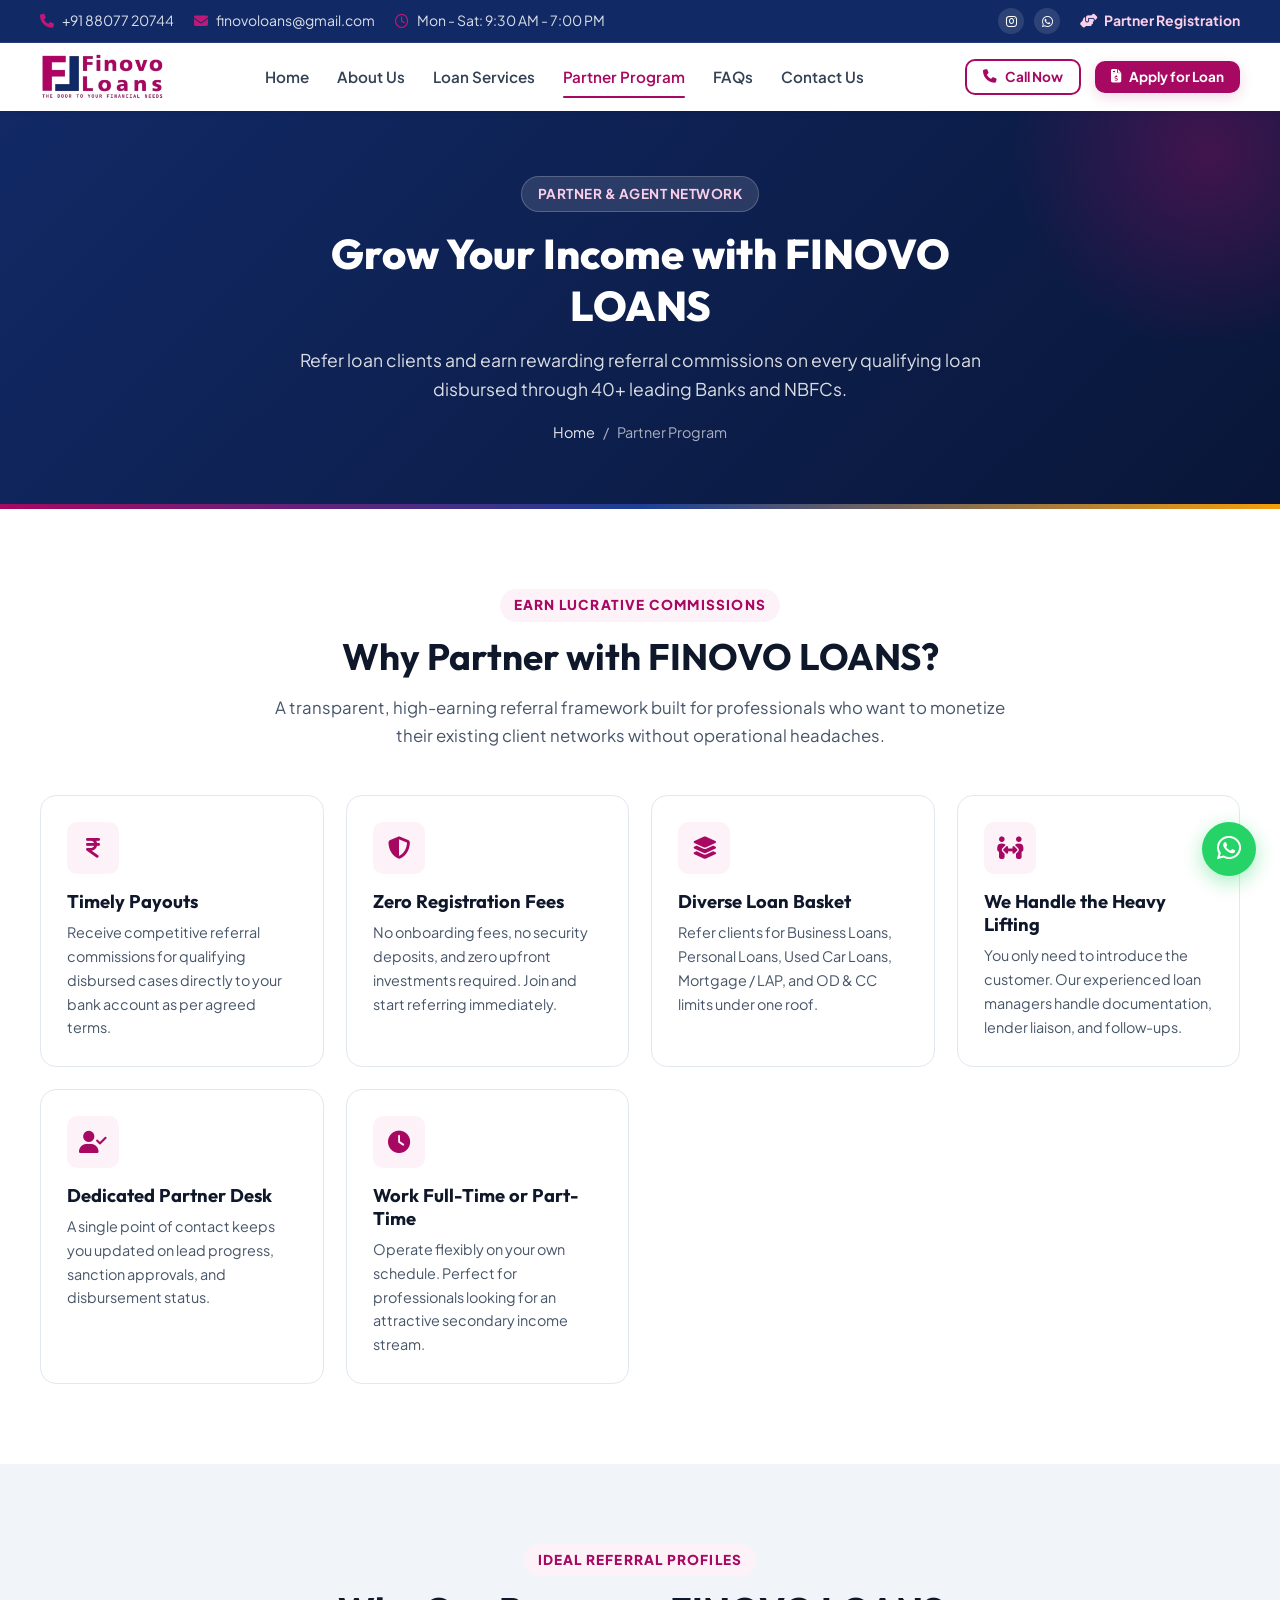
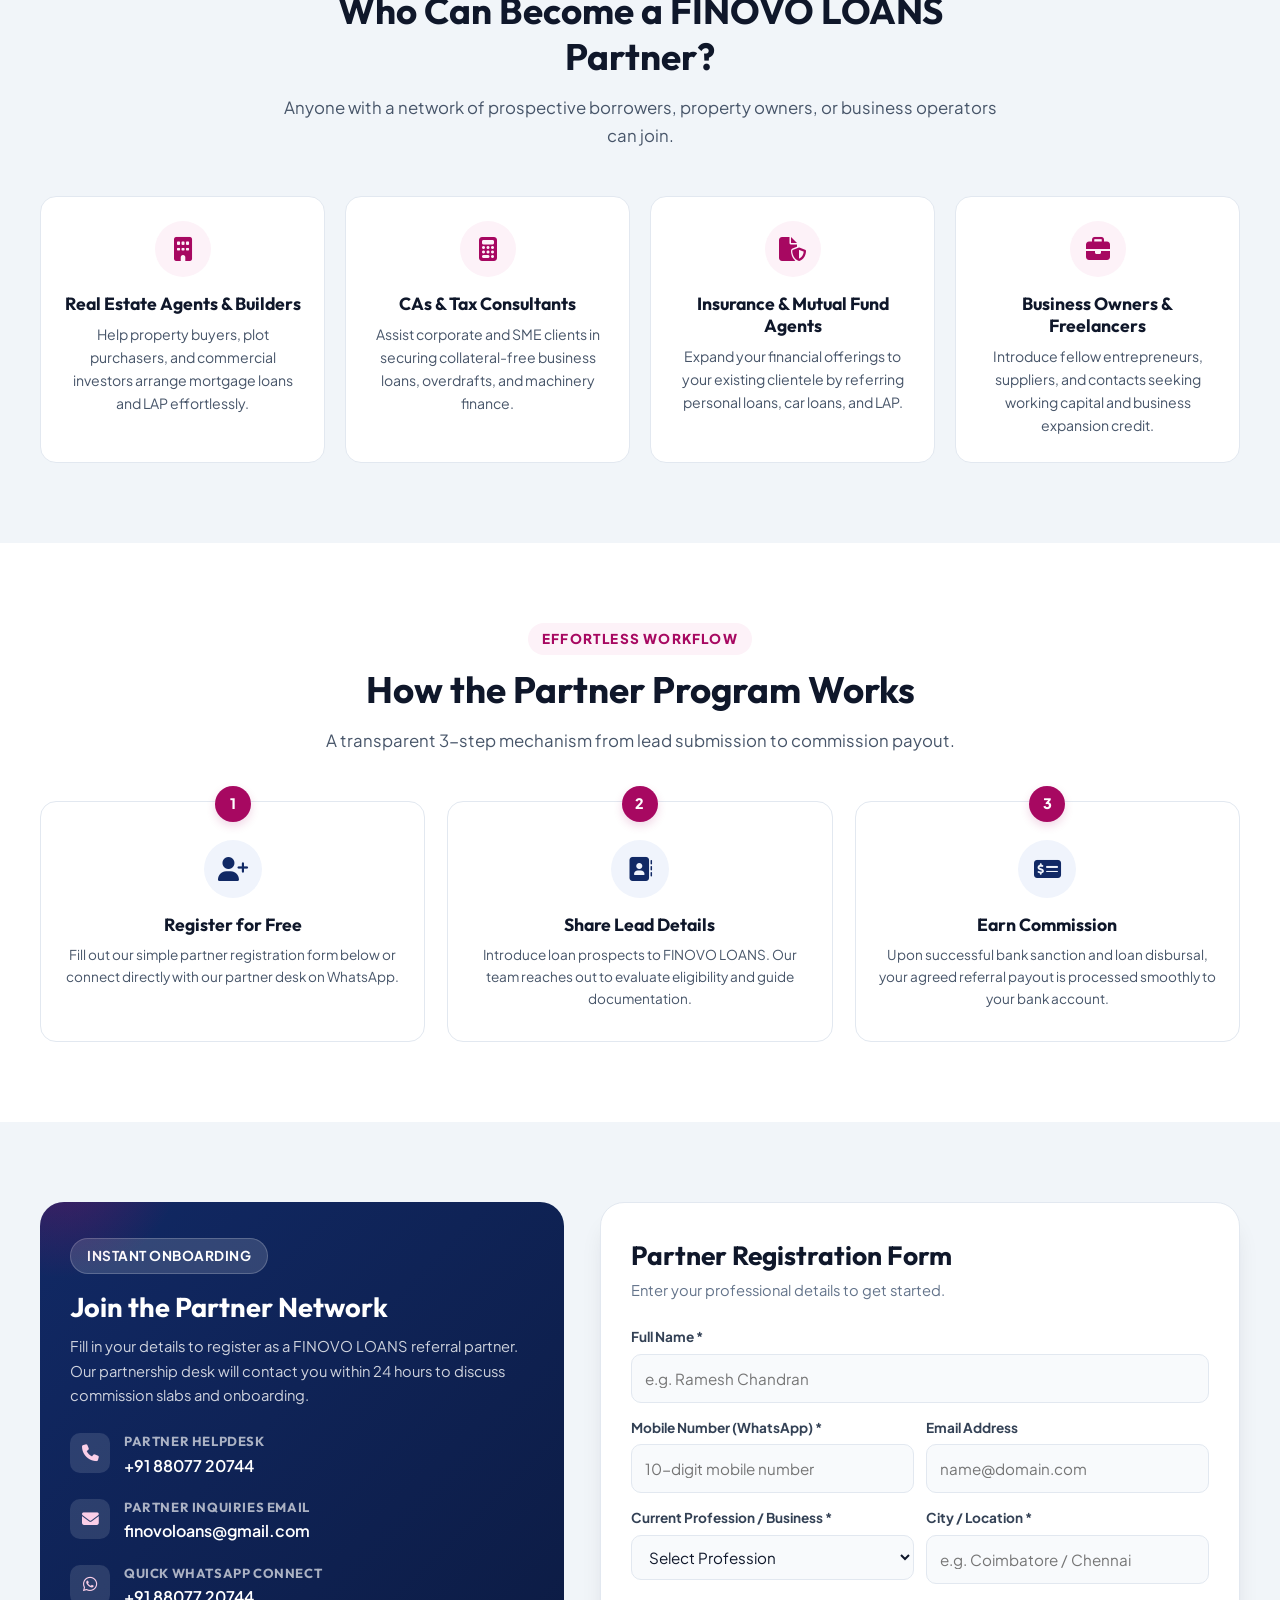
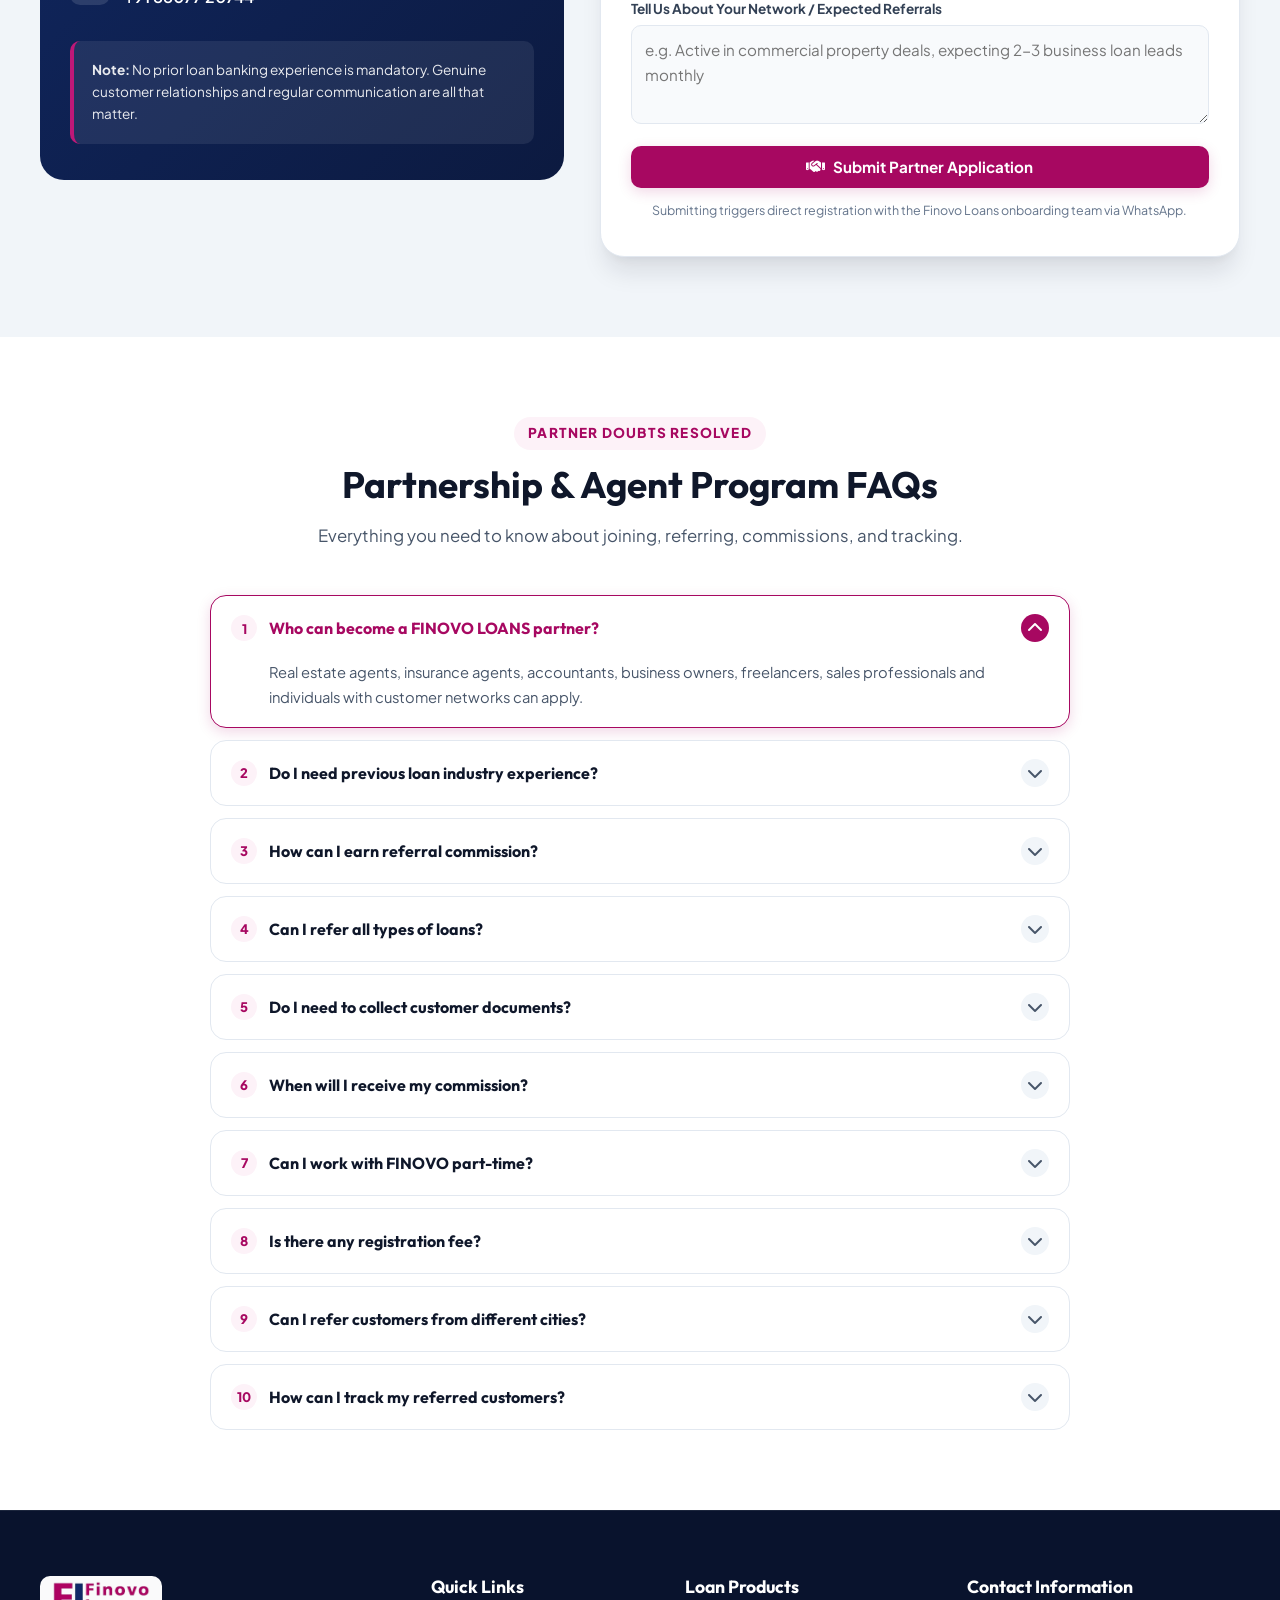
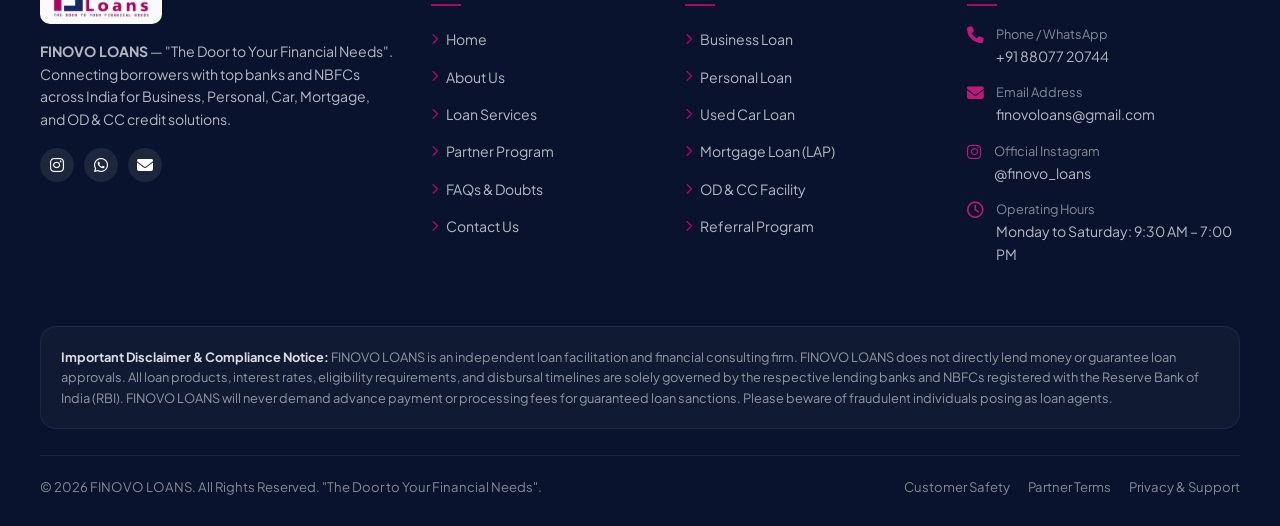
<file: partner.html>
<!DOCTYPE html>
<html lang="en">

<head>
  <meta charset="UTF-8">
  <meta name="viewport" content="width=device-width, initial-scale=1.0">
  <title>Partner Program | FINOVO LOANS - Become a Loan Referral Partner & Earn</title>
  <meta name="description"
    content="Join the FINOVO LOANS Referral Partner Program. Ideal for Real Estate Agents, CAs, Insurance Advisors, and Freelancers to earn attractive commissions on loan disbursals.">
  <link rel="stylesheet" href="https://cdnjs.cloudflare.com/ajax/libs/font-awesome/6.5.1/css/all.min.css">
  <link rel="stylesheet" href="assets/css/style.css">
</head>

<body>

  <!-- Top Bar -->
  <div class="topbar">
    <div class="container topbar-wrapper">
      <div class="topbar-left">
        <div class="topbar-item">
          <i class="fa-solid fa-phone"></i>
          <a href="tel:8807720744">+91 88077 20744</a>
        </div>
        <div class="topbar-item">
          <i class="fa-solid fa-envelope"></i>
          <a href="mailto:finovoloans@gmail.com">finovoloans@gmail.com</a>
        </div>
        <div class="topbar-item">
          <i class="fa-regular fa-clock"></i>
          <span>Mon - Sat: 9:30 AM - 7:00 PM</span>
        </div>
      </div>
      <div class="topbar-right">
        <div class="topbar-social">
          <a href="https://www.instagram.com/finovo_loans?dmpr=MWxncHg0M2gzbWd3aw==" target="_blank"
            rel="noopener noreferrer" title="Follow us on Instagram"><i class="fa-brands fa-instagram"></i></a>
          <a href="https://wa.me/918807720744" target="_blank" rel="noopener noreferrer" title="Chat on WhatsApp"><i
              class="fa-brands fa-whatsapp"></i></a>
        </div>
        <div class="topbar-item">
          <a href="partner.html" style="font-weight: 700; color: #fbcfe8;">
            <i class="fa-solid fa-handshake-angle" style="color: #fbcfe8; margin-right: 4px;"></i> Partner Registration
          </a>
        </div>
      </div>
    </div>
  </div>

  <!-- Main Navigation -->
  <header class="navbar">
    <div class="container nav-container">
      <a href="index.html" class="brand-logo" aria-label="Finovo Loans Home">
        <img src="assets/images/logo-transparent.png" alt="Finovo Loans Logo">
      </a>

      <nav class="nav-links">
        <a href="index.html" class="nav-link">Home</a>
        <a href="about.html" class="nav-link">About Us</a>
        <a href="services.html" class="nav-link">Loan Services</a>
        <a href="partner.html" class="nav-link active">Partner Program</a>
        <a href="faq.html" class="nav-link">FAQs</a>
        <a href="contact.html" class="nav-link">Contact Us</a>
      </nav>

      <div class="nav-actions">
        <a href="tel:8807720744" class="btn btn-outline-primary btn-sm">
          <i class="fa-solid fa-phone"></i> Call Now
        </a>
        <button class="btn btn-primary btn-sm" data-open-modal>
          <i class="fa-solid fa-file-invoice-dollar"></i> Apply for Loan
        </button>
        <button class="mobile-menu-toggle" aria-label="Toggle navigation"><i class="fa-solid fa-bars"></i></button>
      </div>
    </div>
  </header>

  <!-- Page Header -->
  <section class="page-header">
    <div class="container page-header-content">
      <span class="badge-pill">Partner & Agent Network</span>
      <h1>Grow Your Income with FINOVO LOANS</h1>
      <p>Refer loan clients and earn rewarding referral commissions on every qualifying loan disbursed through 40+
        leading Banks and NBFCs.</p>
      <div class="breadcrumb-nav">
        <a href="index.html">Home</a>
        <span>/</span>
        <span>Partner Program</span>
      </div>
    </div>
  </section>

  <!-- Value Proposition Section -->
  <section class="section section-bg-light">
    <div class="container">
      <div class="section-header">
        <span class="section-subtitle">Earn Lucrative Commissions</span>
        <h2>Why Partner with FINOVO LOANS?</h2>
        <p>A transparent, high-earning referral framework built for professionals who want to monetize their existing
          client networks without operational headaches.</p>
      </div>

      <div class="features-grid">
        <div class="feature-box">
          <div class="feature-icon"><i class="fa-solid fa-indian-rupee-sign"></i></div>
          <h4>Timely Payouts</h4>
          <p>Receive competitive referral commissions for qualifying disbursed cases directly to your bank account as
            per agreed terms.</p>
        </div>

        <div class="feature-box">
          <div class="feature-icon"><i class="fa-solid fa-shield-halved"></i></div>
          <h4>Zero Registration Fees</h4>
          <p>No onboarding fees, no security deposits, and zero upfront investments required. Join and start referring
            immediately.</p>
        </div>

        <div class="feature-box">
          <div class="feature-icon"><i class="fa-solid fa-layer-group"></i></div>
          <h4>Diverse Loan Basket</h4>
          <p>Refer clients for Business Loans, Personal Loans, Used Car Loans, Mortgage / LAP, and OD & CC limits under
            one roof.</p>
        </div>

        <div class="feature-box">
          <div class="feature-icon"><i class="fa-solid fa-people-arrows"></i></div>
          <h4>We Handle the Heavy Lifting</h4>
          <p>You only need to introduce the customer. Our experienced loan managers handle documentation, lender
            liaison, and follow-ups.</p>
        </div>

        <div class="feature-box">
          <div class="feature-icon"><i class="fa-solid fa-user-check"></i></div>
          <h4>Dedicated Partner Desk</h4>
          <p>A single point of contact keeps you updated on lead progress, sanction approvals, and disbursement status.
          </p>
        </div>

        <div class="feature-box">
          <div class="feature-icon"><i class="fa-solid fa-clock"></i></div>
          <h4>Work Full-Time or Part-Time</h4>
          <p>Operate flexibly on your own schedule. Perfect for professionals looking for an attractive secondary income
            stream.</p>
        </div>
      </div>
    </div>
  </section>

  <!-- Who Can Join -->
  <section class="section section-bg-slate">
    <div class="container">
      <div class="section-header">
        <span class="section-subtitle">Ideal Referral Profiles</span>
        <h2>Who Can Become a FINOVO LOANS Partner?</h2>
        <p>Anyone with a network of prospective borrowers, property owners, or business operators can join.</p>
      </div>

      <div class="partner-cards-grid">
        <div class="partner-role-card">
          <div class="role-icon"><i class="fa-solid fa-building"></i></div>
          <h4>Real Estate Agents & Builders</h4>
          <p>Help property buyers, plot purchasers, and commercial investors arrange mortgage loans and LAP
            effortlessly.</p>
        </div>

        <div class="partner-role-card">
          <div class="role-icon"><i class="fa-solid fa-calculator"></i></div>
          <h4>CAs & Tax Consultants</h4>
          <p>Assist corporate and SME clients in securing collateral-free business loans, overdrafts, and machinery
            finance.</p>
        </div>

        <div class="partner-role-card">
          <div class="role-icon"><i class="fa-solid fa-file-shield"></i></div>
          <h4>Insurance & Mutual Fund Agents</h4>
          <p>Expand your financial offerings to your existing clientele by referring personal loans, car loans, and LAP.
          </p>
        </div>

        <div class="partner-role-card">
          <div class="role-icon"><i class="fa-solid fa-briefcase"></i></div>
          <h4>Business Owners & Freelancers</h4>
          <p>Introduce fellow entrepreneurs, suppliers, and contacts seeking working capital and business expansion
            credit.</p>
        </div>
      </div>
    </div>
  </section>

  <!-- 3-Step Journey -->
  <section class="section section-bg-light">
    <div class="container">
      <div class="section-header">
        <span class="section-subtitle">Effortless Workflow</span>
        <h2>How the Partner Program Works</h2>
        <p>A transparent 3-step mechanism from lead submission to commission payout.</p>
      </div>

      <div class="features-grid">
        <div class="process-step">
          <div class="step-num">1</div>
          <div class="step-icon"><i class="fa-solid fa-user-plus"></i></div>
          <h4>Register for Free</h4>
          <p>Fill out our simple partner registration form below or connect directly with our partner desk on WhatsApp.
          </p>
        </div>

        <div class="process-step">
          <div class="step-num">2</div>
          <div class="step-icon"><i class="fa-solid fa-address-book"></i></div>
          <h4>Share Lead Details</h4>
          <p>Introduce loan prospects to FINOVO LOANS. Our team reaches out to evaluate eligibility and guide
            documentation.</p>
        </div>

        <div class="process-step">
          <div class="step-num">3</div>
          <div class="step-icon"><i class="fa-solid fa-money-check-dollar"></i></div>
          <h4>Earn Commission</h4>
          <p>Upon successful bank sanction and loan disbursal, your agreed referral payout is processed smoothly to your
            bank account.</p>
        </div>
      </div>
    </div>
  </section>

  <!-- Partner Registration Form Section -->
  <section class="section section-bg-slate" id="partner-register">
    <div class="container">
      <div class="contact-grid">
        <!-- Info Column -->
        <div class="contact-info-panel">
          <span class="badge-pill" style="background: rgba(255, 255, 255, 0.15); color: #fff;">Instant Onboarding</span>
          <h3>Join the Partner Network</h3>
          <p class="sub">
            Fill in your details to register as a FINOVO LOANS referral partner. Our partnership desk will contact you
            within 24 hours to discuss commission slabs and onboarding.
          </p>

          <div class="contact-details-list">
            <div class="contact-detail-row">
              <div class="contact-detail-icon"><i class="fa-solid fa-phone"></i></div>
              <div class="contact-detail-text">
                <h5>Partner Helpdesk</h5>
                <a href="tel:8807720744">+91 88077 20744</a>
              </div>
            </div>

            <div class="contact-detail-row">
              <div class="contact-detail-icon"><i class="fa-solid fa-envelope"></i></div>
              <div class="contact-detail-text">
                <h5>Partner Inquiries Email</h5>
                <a href="mailto:finovoloans@gmail.com">finovoloans@gmail.com</a>
              </div>
            </div>

            <div class="contact-detail-row">
              <div class="contact-detail-icon"><i class="fa-brands fa-whatsapp"></i></div>
              <div class="contact-detail-text">
                <h5>Quick WhatsApp Connect</h5>
                <a href="https://wa.me/918807720744?text=Hello%20Finovo%20Loans%2C%20I%20want%20to%20register%20as%20a%20Referral%20Partner."
                  target="_blank" rel="noopener noreferrer">+91 88077 20744</a>
              </div>
            </div>
          </div>

          <div
            style="background: rgba(255, 255, 255, 0.08); padding: 18px; border-radius: var(--radius-md); border-left: 4px solid var(--primary-light);">
            <p style="font-size: 0.85rem; color: rgba(255, 255, 255, 0.9); margin: 0;">
              <strong>Note:</strong> No prior loan banking experience is mandatory. Genuine customer relationships and
              regular communication are all that matter.
            </p>
          </div>
        </div>

        <!-- Form Column -->
        <div class="contact-form-panel">
          <h3>Partner Registration Form</h3>
          <p class="form-lead">Enter your professional details to get started.</p>

          <form id="partnerRegForm">
            <div class="form-group">
              <label for="pName">Full Name *</label>
              <input type="text" id="pName" name="name" class="form-control" placeholder="e.g. Ramesh Chandran"
                required>
            </div>

            <div class="form-row">
              <div class="form-group">
                <label for="pPhone">Mobile Number (WhatsApp) *</label>
                <input type="tel" id="pPhone" name="phone" class="form-control" placeholder="10-digit mobile number"
                  pattern="[0-9]{10}" required>
              </div>
              <div class="form-group">
                <label for="pEmail">Email Address</label>
                <input type="email" id="pEmail" name="email" class="form-control" placeholder="name@domain.com">
              </div>
            </div>

            <div class="form-row">
              <div class="form-group">
                <label for="pProfession">Current Profession / Business *</label>
                <select id="pProfession" name="profession" class="form-control" required>
                  <option value="" disabled selected>Select Profession</option>
                  <option value="Real Estate Agent / Broker">Real Estate Agent / Broker</option>
                  <option value="Chartered Accountant / Tax Consultant">Chartered Accountant / Tax Consultant</option>
                  <option value="Insurance Advisor / Wealth Planner">Insurance Advisor / Wealth Planner</option>
                  <option value="Business Owner / Entrepreneur">Business Owner / Entrepreneur</option>
                  <option value="Freelancer / Sales Professional">Freelancer / Sales Professional</option>
                  <option value="Other">Other</option>
                </select>
              </div>
              <div class="form-group">
                <label for="pCity">City / Location *</label>
                <input type="text" id="pCity" name="city" class="form-control" placeholder="e.g. Coimbatore / Chennai"
                  required>
              </div>
            </div>

            <div class="form-group">
              <label for="pNotes">Tell Us About Your Network / Expected Referrals</label>
              <textarea id="pNotes" name="notes" class="form-control" rows="3"
                placeholder="e.g. Active in commercial property deals, expecting 2-3 business loan leads monthly"></textarea>
            </div>

            <button type="submit" class="btn btn-primary" style="width: 100%;">
              <i class="fa-solid fa-handshake"></i> Submit Partner Application
            </button>

            <p style="font-size: 0.78rem; color: var(--slate-500); text-align: center; margin-top: 12px;">
              Submitting triggers direct registration with the Finovo Loans onboarding team via WhatsApp.
            </p>
          </form>
        </div>
      </div>
    </div>
  </section>

  <!-- Partner Program Specific FAQs (All 10 Questions from Section 7) -->
  <section class="section section-bg-light" id="partner-faqs">
    <div class="container" style="max-width: 900px;">
      <div class="section-header">
        <span class="section-subtitle">Partner Doubts Resolved</span>
        <h2>Partnership & Agent Program FAQs</h2>
        <p>Everything you need to know about joining, referring, commissions, and tracking.</p>
      </div>

      <div class="accordion-list">
        <!-- Q1 -->
        <div class="accordion-item active">
          <button class="accordion-header">
            <div class="q-title-wrap">
              <span class="q-num">1</span>
              <h4>Who can become a FINOVO LOANS partner?</h4>
            </div>
            <div class="accordion-icon"><i class="fa-solid fa-chevron-down"></i></div>
          </button>
          <div class="accordion-body" style="max-height: 200px;">
            <div class="accordion-content">
              <p>Real estate agents, insurance agents, accountants, business owners, freelancers, sales professionals
                and individuals with customer networks can apply.</p>
            </div>
          </div>
        </div>

        <!-- Q2 -->
        <div class="accordion-item">
          <button class="accordion-header">
            <div class="q-title-wrap">
              <span class="q-num">2</span>
              <h4>Do I need previous loan industry experience?</h4>
            </div>
            <div class="accordion-icon"><i class="fa-solid fa-chevron-down"></i></div>
          </button>
          <div class="accordion-body">
            <div class="accordion-content">
              <p>No. Experience may be helpful, but individuals with genuine customer connections can enquire about
                joining.</p>
            </div>
          </div>
        </div>

        <!-- Q3 -->
        <div class="accordion-item">
          <button class="accordion-header">
            <div class="q-title-wrap">
              <span class="q-num">3</span>
              <h4>How can I earn referral commission?</h4>
            </div>
            <div class="accordion-icon"><i class="fa-solid fa-chevron-down"></i></div>
          </button>
          <div class="accordion-body">
            <div class="accordion-content">
              <p>You can refer eligible loan customers and receive commission for qualifying cases successfully
                disbursed, according to the agreed terms.</p>
            </div>
          </div>
        </div>

        <!-- Q4 -->
        <div class="accordion-item">
          <button class="accordion-header">
            <div class="q-title-wrap">
              <span class="q-num">4</span>
              <h4>Can I refer all types of loans?</h4>
            </div>
            <div class="accordion-icon"><i class="fa-solid fa-chevron-down"></i></div>
          </button>
          <div class="accordion-body">
            <div class="accordion-content">
              <p>Yes. You can refer customers for Business Loans, Personal Loans, Used Car Loans, Mortgage Loans and OD
                & CC facilities.</p>
            </div>
          </div>
        </div>

        <!-- Q5 -->
        <div class="accordion-item">
          <button class="accordion-header">
            <div class="q-title-wrap">
              <span class="q-num">5</span>
              <h4>Do I need to collect customer documents?</h4>
            </div>
            <div class="accordion-icon"><i class="fa-solid fa-chevron-down"></i></div>
          </button>
          <div class="accordion-body">
            <div class="accordion-content">
              <p>You can introduce the customer to FINOVO. Our team will guide the customer regarding documentation and
                the application process. Documents should be collected and shared through authorised channels with
                appropriate consent.</p>
            </div>
          </div>
        </div>

        <!-- Q6 -->
        <div class="accordion-item">
          <button class="accordion-header">
            <div class="q-title-wrap">
              <span class="q-num">6</span>
              <h4>When will I receive my commission?</h4>
            </div>
            <div class="accordion-icon"><i class="fa-solid fa-chevron-down"></i></div>
          </button>
          <div class="accordion-body">
            <div class="accordion-content">
              <p>Commission payment timelines and conditions will be agreed during partner onboarding. Payments are
                subject to successful disbursal and applicable terms.</p>
            </div>
          </div>
        </div>

        <!-- Q7 -->
        <div class="accordion-item">
          <button class="accordion-header">
            <div class="q-title-wrap">
              <span class="q-num">7</span>
              <h4>Can I work with FINOVO part-time?</h4>
            </div>
            <div class="accordion-icon"><i class="fa-solid fa-chevron-down"></i></div>
          </button>
          <div class="accordion-body">
            <div class="accordion-content">
              <p>Yes, subject to the agreed partner arrangement and applicable requirements.</p>
            </div>
          </div>
        </div>

        <!-- Q8 -->
        <div class="accordion-item">
          <button class="accordion-header">
            <div class="q-title-wrap">
              <span class="q-num">8</span>
              <h4>Is there any registration fee?</h4>
            </div>
            <div class="accordion-icon"><i class="fa-solid fa-chevron-down"></i></div>
          </button>
          <div class="accordion-body">
            <div class="accordion-content">
              <p>Any onboarding or registration charges, if applicable, will be disclosed clearly before registration.
              </p>
            </div>
          </div>
        </div>

        <!-- Q9 -->
        <div class="accordion-item">
          <button class="accordion-header">
            <div class="q-title-wrap">
              <span class="q-num">9</span>
              <h4>Can I refer customers from different cities?</h4>
            </div>
            <div class="accordion-icon"><i class="fa-solid fa-chevron-down"></i></div>
          </button>
          <div class="accordion-body">
            <div class="accordion-content">
              <p>Yes, subject to FINOVO's operating coverage and lending partner availability.</p>
            </div>
          </div>
        </div>

        <!-- Q10 -->
        <div class="accordion-item">
          <button class="accordion-header">
            <div class="q-title-wrap">
              <span class="q-num">10</span>
              <h4>How can I track my referred customers?</h4>
            </div>
            <div class="accordion-icon"><i class="fa-solid fa-chevron-down"></i></div>
          </button>
          <div class="accordion-body">
            <div class="accordion-content">
              <p>Partner tracking facilities may be provided according to the partner programme and its onboarding
                terms.</p>
            </div>
          </div>
        </div>
      </div>
    </div>
  </section>

  <!-- Footer -->
  <footer class="footer">
    <div class="container">
      <div class="footer-grid">
        <div class="footer-col">
          <div class="footer-brand">
            <img src="assets/images/logo-transparent.png" alt="Finovo Loans Logo">
          </div>
          <p class="footer-about">
            <strong>FINOVO LOANS</strong> — "The Door to Your Financial Needs". Connecting borrowers with top banks and
            NBFCs across India for Business, Personal, Car, Mortgage, and OD & CC credit solutions.
          </p>
          <div class="footer-social-links">
            <a href="https://www.instagram.com/finovo_loans?dmpr=MWxncHg0M2gzbWd3aw==" target="_blank"
              rel="noopener noreferrer" title="Instagram"><i class="fa-brands fa-instagram"></i></a>
            <a href="https://wa.me/918807720744" target="_blank" rel="noopener noreferrer" title="WhatsApp"><i
                class="fa-brands fa-whatsapp"></i></a>
            <a href="mailto:finovoloans@gmail.com" title="Email"><i class="fa-solid fa-envelope"></i></a>
          </div>
        </div>

        <div class="footer-col">
          <h4 class="footer-heading">Quick Links</h4>
          <ul class="footer-links">
            <li><a href="index.html"><i class="fa-solid fa-chevron-right"></i> Home</a></li>
            <li><a href="about.html"><i class="fa-solid fa-chevron-right"></i> About Us</a></li>
            <li><a href="services.html"><i class="fa-solid fa-chevron-right"></i> Loan Services</a></li>
            <li><a href="partner.html"><i class="fa-solid fa-chevron-right"></i> Partner Program</a></li>
            <li><a href="faq.html"><i class="fa-solid fa-chevron-right"></i> FAQs & Doubts</a></li>
            <li><a href="contact.html"><i class="fa-solid fa-chevron-right"></i> Contact Us</a></li>
          </ul>
        </div>

        <div class="footer-col">
          <h4 class="footer-heading">Loan Products</h4>
          <ul class="footer-links">
            <li><a href="services.html#business-loan"><i class="fa-solid fa-chevron-right"></i> Business Loan</a></li>
            <li><a href="services.html#personal-loan"><i class="fa-solid fa-chevron-right"></i> Personal Loan</a></li>
            <li><a href="services.html#used-car-loan"><i class="fa-solid fa-chevron-right"></i> Used Car Loan</a></li>
            <li><a href="services.html#mortgage-loan"><i class="fa-solid fa-chevron-right"></i> Mortgage Loan (LAP)</a>
            </li>
            <li><a href="services.html#od-cc-facility"><i class="fa-solid fa-chevron-right"></i> OD & CC Facility</a>
            </li>
            <li><a href="partner.html"><i class="fa-solid fa-chevron-right"></i> Referral Program</a></li>
          </ul>
        </div>

        <div class="footer-col">
          <h4 class="footer-heading">Contact Information</h4>
          <div class="footer-contact-item">
            <i class="fa-solid fa-phone"></i>
            <div>
              <p style="font-size: 0.8rem; color: rgba(255,255,255,0.5);">Phone / WhatsApp</p>
              <a href="tel:8807720744">+91 88077 20744</a>
            </div>
          </div>
          <div class="footer-contact-item">
            <i class="fa-solid fa-envelope"></i>
            <div>
              <p style="font-size: 0.8rem; color: rgba(255,255,255,0.5);">Email Address</p>
              <a href="mailto:finovoloans@gmail.com">finovoloans@gmail.com</a>
            </div>
          </div>
          <div class="footer-contact-item">
            <i class="fa-brands fa-instagram"></i>
            <div>
              <p style="font-size: 0.8rem; color: rgba(255,255,255,0.5);">Official Instagram</p>
              <a href="https://www.instagram.com/finovo_loans?dmpr=MWxncHg0M2gzbWd3aw==" target="_blank"
                rel="noopener noreferrer">@finovo_loans</a>
            </div>
          </div>
          <div class="footer-contact-item">
            <i class="fa-regular fa-clock"></i>
            <div>
              <p style="font-size: 0.8rem; color: rgba(255,255,255,0.5);">Operating Hours</p>
              <span>Monday to Saturday: 9:30 AM – 7:00 PM</span>
            </div>
          </div>
        </div>
      </div>

      <div class="footer-disclaimer">
        <strong>Important Disclaimer & Compliance Notice:</strong> FINOVO LOANS is an independent loan facilitation and
        financial consulting firm. FINOVO LOANS does not directly lend money or guarantee loan approvals. All loan
        products, interest rates, eligibility requirements, and disbursal timelines are solely governed by the
        respective lending banks and NBFCs registered with the Reserve Bank of India (RBI). FINOVO LOANS will never
        demand advance payment or processing fees for guaranteed loan sanctions. Please beware of fraudulent individuals
        posing as loan agents.
      </div>

      <div class="footer-bottom">
        <p>© 2026 FINOVO LOANS. All Rights Reserved. "The Door to Your Financial Needs".</p>
        <div class="footer-bottom-links">
          <a href="faq.html#customer-safety">Customer Safety</a>
          <a href="partner.html">Partner Terms</a>
          <a href="contact.html">Privacy & Support</a>
        </div>
      </div>
    </div>
  </footer>

  <!-- Modal Popup -->
  <div class="modal-overlay" id="enquiryModal">
    <div class="modal-content">
      <button class="modal-close-btn" data-close-modal aria-label="Close modal"><i
          class="fa-solid fa-xmark"></i></button>
      <div class="form-header" style="text-align: center; margin-bottom: 20px;">
        <h3 style="color: var(--secondary); font-size: 1.5rem; margin-bottom: 4px;">Apply for a Loan</h3>
        <p style="font-size: 0.88rem; color: var(--slate-500);">Submit your details and get instant lender
          recommendations</p>
      </div>
      <form id="modalEnquiryForm">
        <div class="form-group">
          <label for="modalName">Full Name *</label>
          <input type="text" id="modalName" name="name" class="form-control" placeholder="Enter your full name"
            required>
        </div>
        <div class="form-group">
          <label for="modalPhone">Mobile Number (WhatsApp) *</label>
          <input type="tel" id="modalPhone" name="phone" class="form-control" placeholder="10-digit mobile number"
            pattern="[0-9]{10}" required>
        </div>
        <div class="form-group">
          <label for="modalLoanType">Loan Type *</label>
          <select id="modalLoanType" name="loan_type" class="form-control" required>
            <option value="Business Loan">Business Loan (Unsecured / CGTMSE)</option>
            <option value="Personal Loan">Personal Loan (Salaried / Self-Employed)</option>
            <option value="Used Car Loan">Used Car Loan (Pre-Owned Vehicle)</option>
            <option value="Mortgage Loan / LAP">Mortgage Loan / Loan Against Property</option>
            <option value="OD & CC Facility">OD & CC (Overdraft / Cash Credit)</option>
          </select>
        </div>
        <div class="form-row">
          <div class="form-group">
            <label for="modalLoanAmount">Required Amount (₹)</label>
            <input type="text" id="modalLoanAmount" name="amount" class="form-control" placeholder="e.g. 10,00,000"
              required>
          </div>
          <div class="form-group">
            <label for="modalCity">City / Location</label>
            <input type="text" id="modalCity" name="city" class="form-control" placeholder="e.g. Coimbatore" required>
          </div>
        </div>
        <div class="form-group">
          <label for="modalMessage">Additional Notes (Optional)</label>
          <textarea id="modalMessage" name="message" class="form-control" rows="2"
            placeholder="e.g. Salaried in MNC, monthly salary ₹65,000"></textarea>
        </div>
        <button type="submit" class="btn btn-primary" style="width: 100%;">
          <i class="fa-solid fa-paper-plane"></i> Submit Loan Enquiry
        </button>
      </form>
    </div>
  </div>

  <!-- Floating WhatsApp & Scroll Top -->
  <a href="https://wa.me/918807720744?text=Hello%20Finovo%20Loans%2C%20I%20would%20like%20to%20enquire%20about%20becoming%20a%20partner."
    class="floating-whatsapp" target="_blank" rel="noopener noreferrer" aria-label="Chat on WhatsApp">
    <i class="fa-brands fa-whatsapp"></i>
    <span class="tooltip">Chat on WhatsApp: 8807720744</span>
  </a>

  <button class="scroll-to-top" id="scrollTopBtn" aria-label="Scroll to top"><i
      class="fa-solid fa-arrow-up"></i></button>

  <script src="assets/js/main.js"></script>
</body>

</html>
</file>
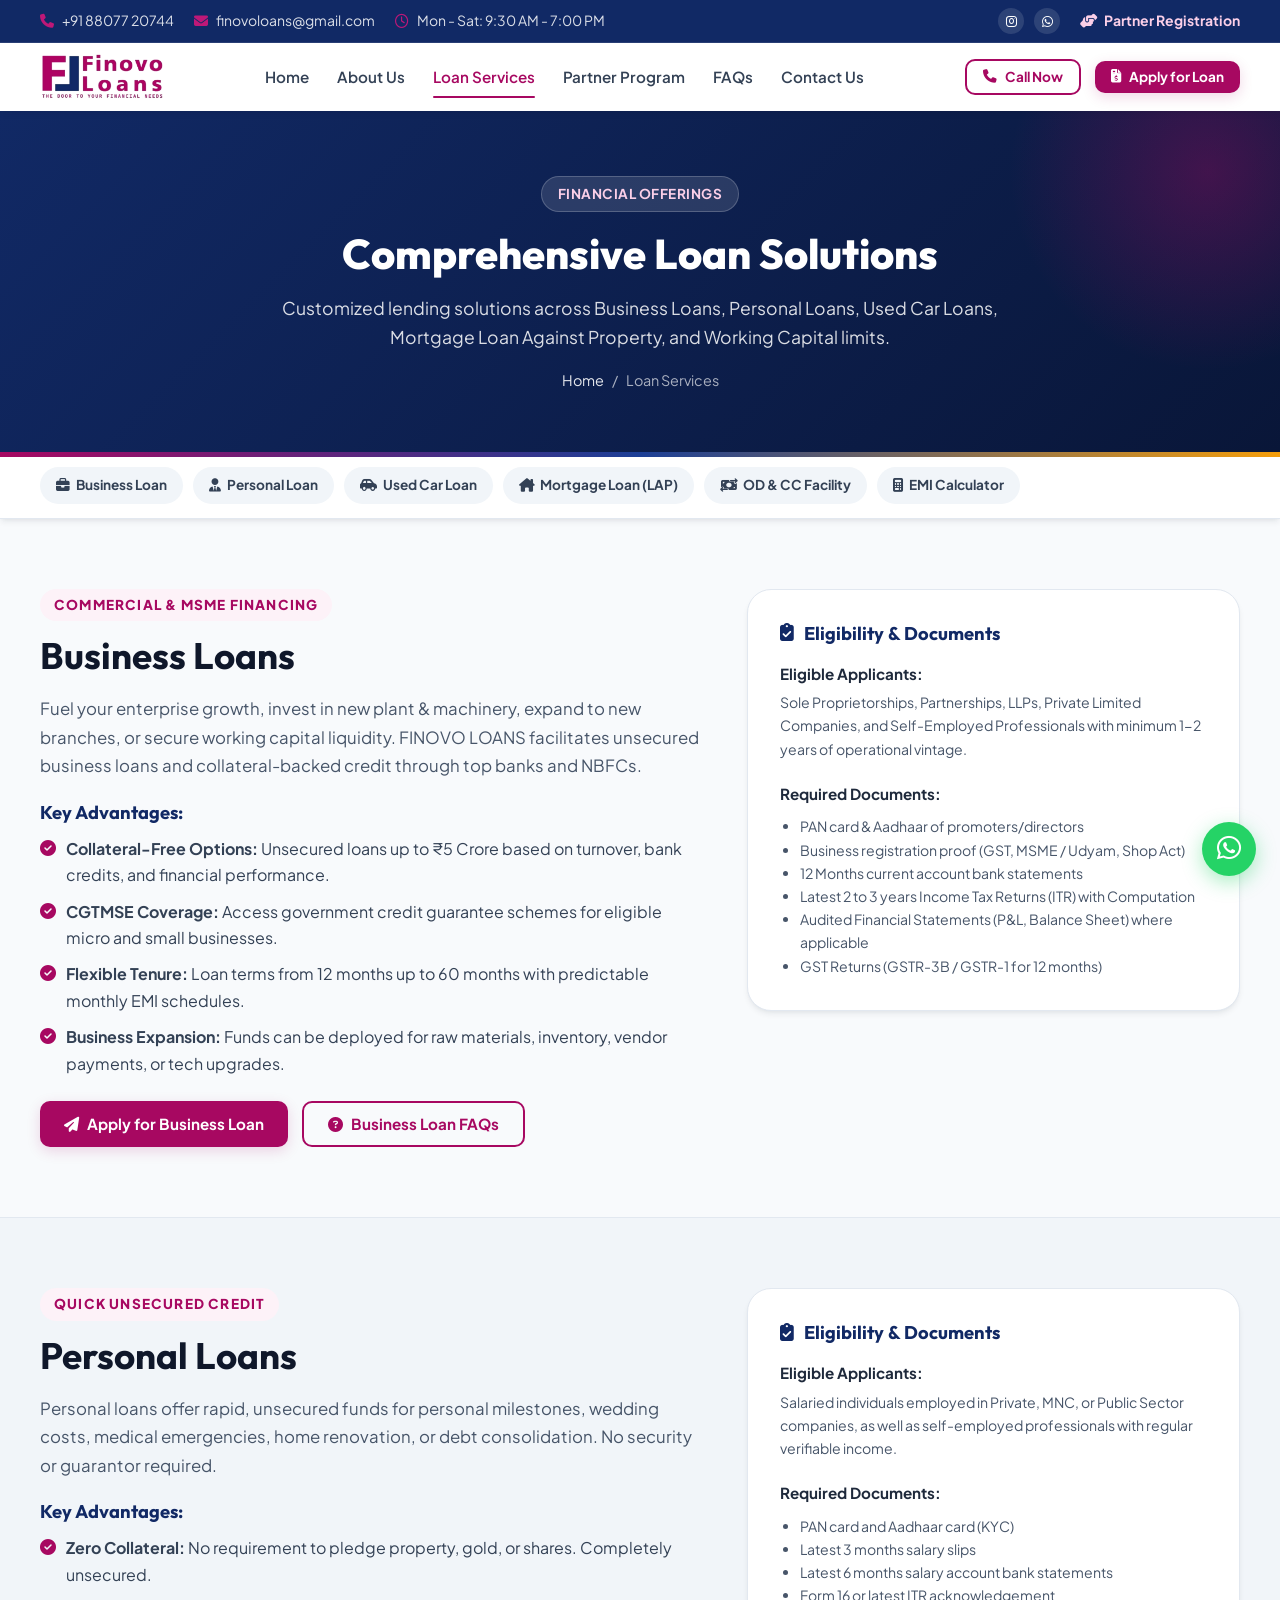
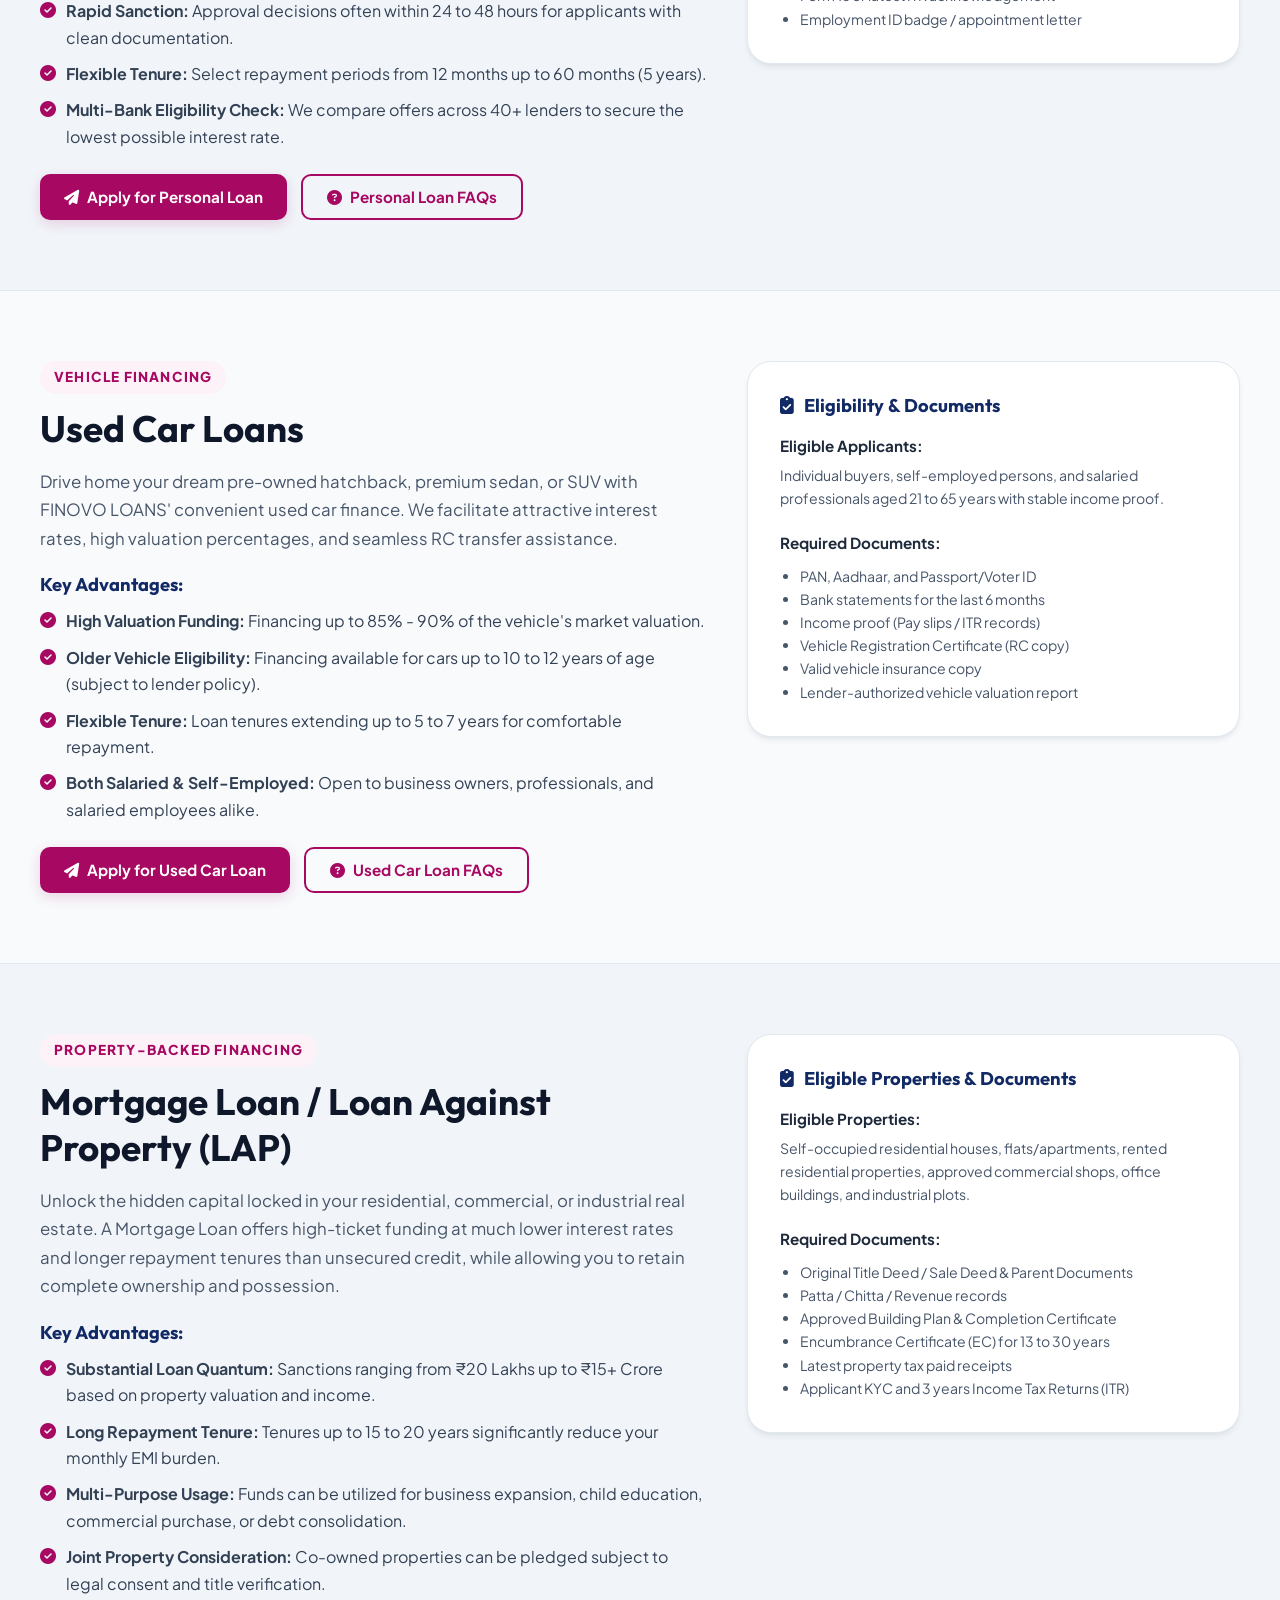
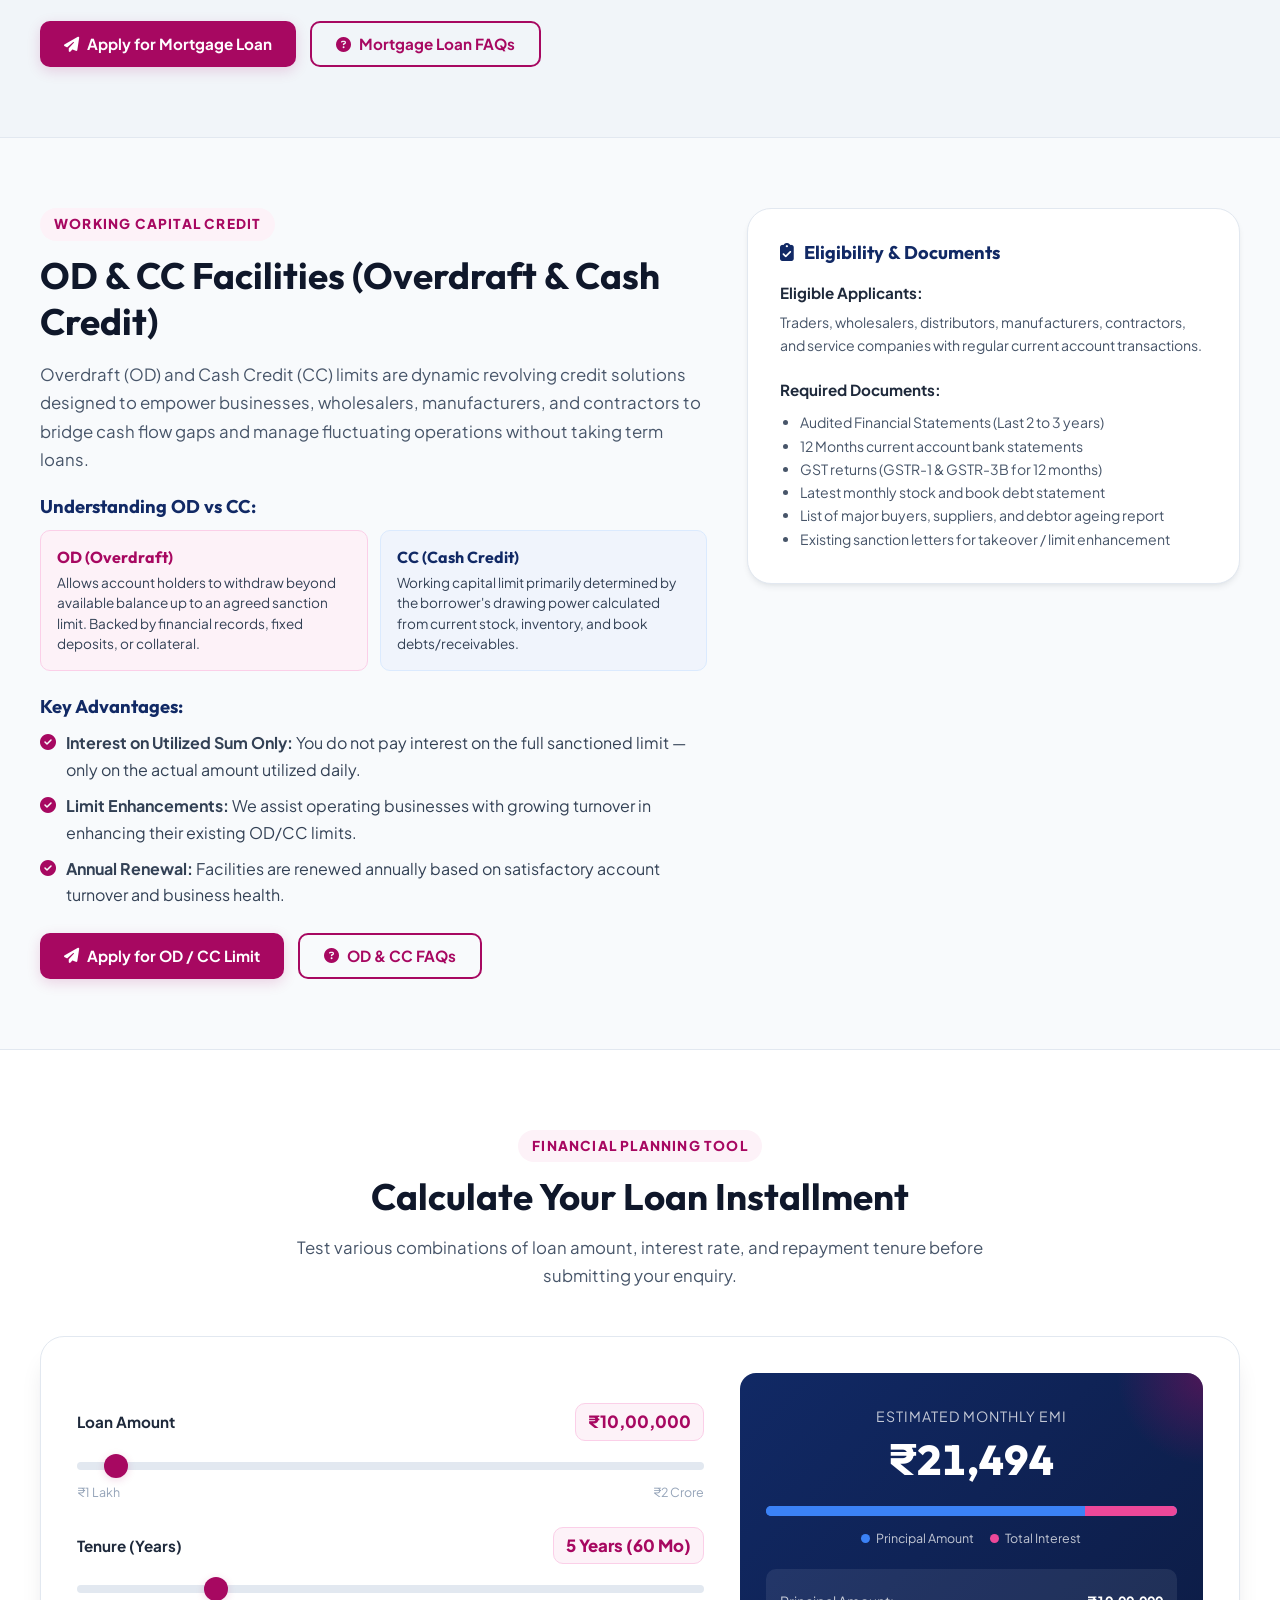
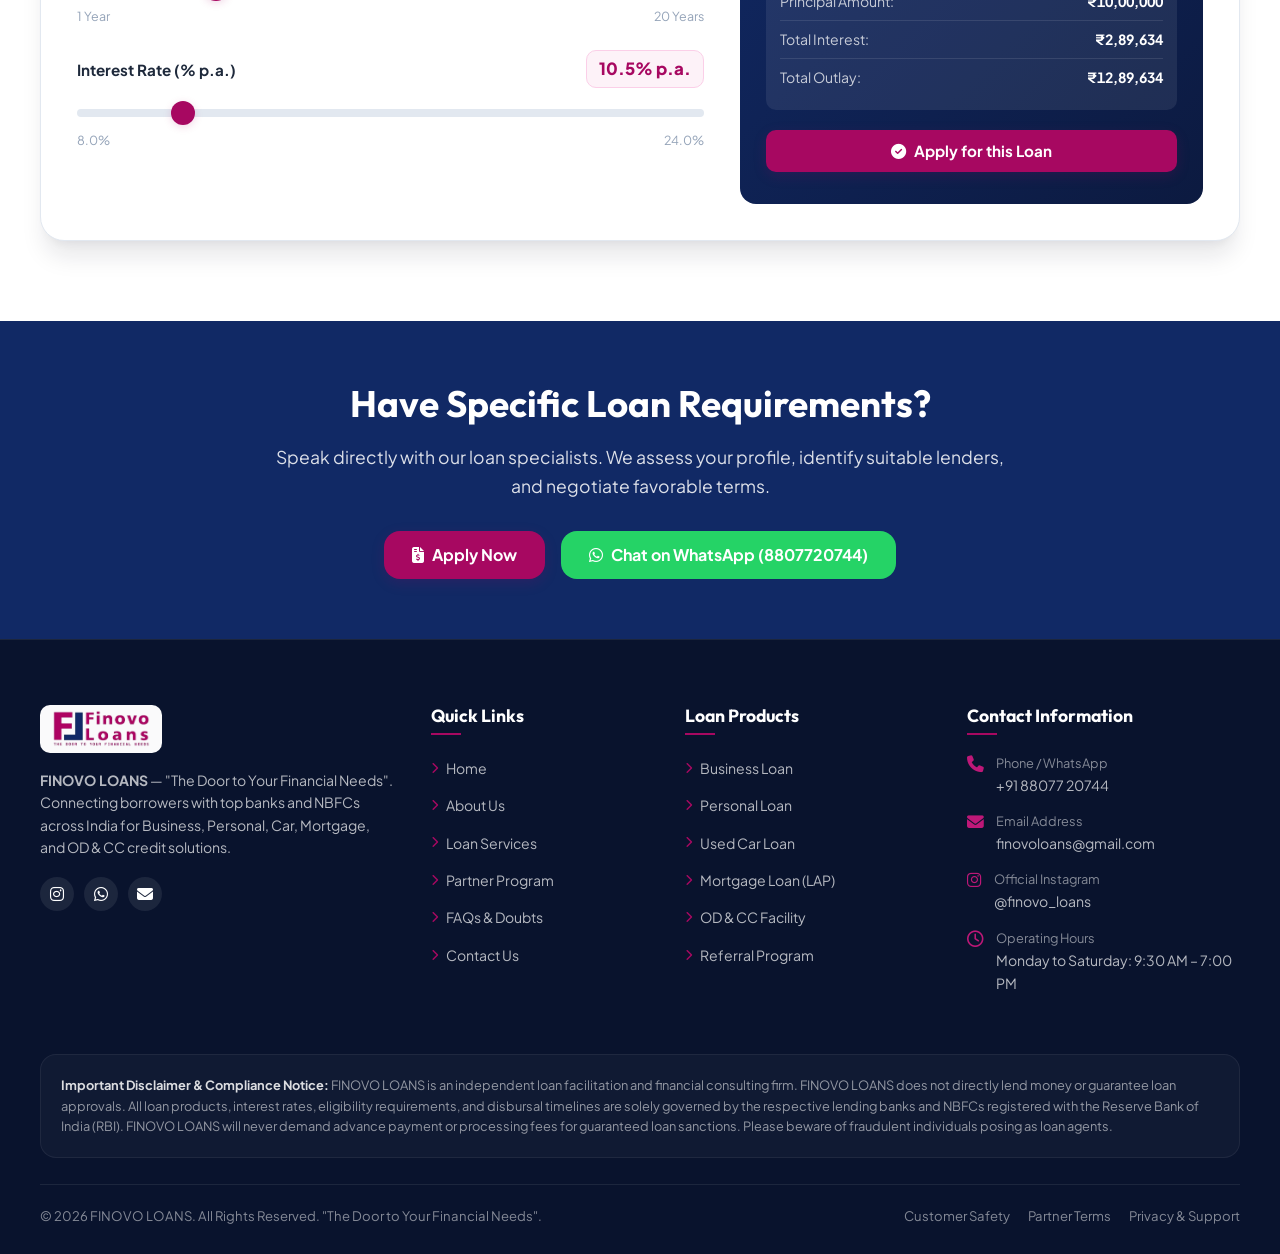
<file: services.html>
<!DOCTYPE html>
<html lang="en">
<head>
  <meta charset="UTF-8">
  <meta name="viewport" content="width=device-width, initial-scale=1.0">
  <title>Loan Services | FINOVO LOANS - Business, Personal, Car, Mortgage & OD/CC</title>
  <meta name="description" content="Explore loan solutions from FINOVO LOANS: Business Loans, Personal Loans, Used Car Loans, Mortgage Loan Against Property (LAP), and Overdraft / Cash Credit facilities.">
  <link rel="stylesheet" href="https://cdnjs.cloudflare.com/ajax/libs/font-awesome/6.5.1/css/all.min.css">
  <link rel="stylesheet" href="assets/css/style.css">
  <style>
    .service-detail-section {
      padding: 70px 0;
      border-bottom: 1px solid var(--slate-200);
      scroll-margin-top: 80px;
      width: 100%;
      overflow: hidden;
    }
    .service-detail-grid {
      display: grid;
      grid-template-columns: 1.15fr 0.85fr;
      gap: 40px;
      align-items: flex-start;
      width: 100%;
    }
    .service-spec-card {
      background: var(--white);
      border: 1px solid var(--slate-200);
      border-radius: var(--radius-xl);
      padding: 32px;
      box-shadow: var(--shadow-sm);
      width: 100%;
    }
    .service-spec-card h4 {
      font-size: 1.15rem;
      color: var(--secondary);
      margin-bottom: 16px;
      display: flex;
      align-items: center;
      gap: 10px;
    }
    .service-nav-strip {
      background: var(--white);
      position: sticky;
      top: 68px;
      z-index: 900;
      box-shadow: var(--shadow-sm);
      padding: 10px 0;
      border-bottom: 1px solid var(--slate-200);
      width: 100%;
      overflow: hidden;
    }
    .service-nav-links {
      display: flex;
      gap: 10px;
      overflow-x: auto;
      overflow-y: hidden;
      padding-bottom: 4px;
      -webkit-overflow-scrolling: touch;
      white-space: nowrap;
      scrollbar-width: thin;
      width: 100%;
    }
    .service-nav-item {
      padding: 7px 16px;
      border-radius: var(--radius-full);
      background: var(--slate-100);
      font-size: 0.85rem;
      font-weight: 700;
      color: var(--slate-700);
      white-space: nowrap;
      transition: all var(--transition-fast);
      display: inline-flex;
      align-items: center;
      gap: 6px;
      flex-shrink: 0;
    }
    .service-nav-item:hover {
      background: var(--primary-soft);
      color: var(--primary);
    }
    @media (max-width: 1024px) {
      .service-detail-grid {
        grid-template-columns: 1fr;
        gap: 28px;
      }
    }
    @media (max-width: 768px) {
      .service-detail-section {
        padding: 48px 0;
      }
      .service-spec-card {
        padding: 22px 16px;
        border-radius: var(--radius-lg);
      }
      .service-nav-strip {
        top: 60px;
        padding: 8px 0;
      }
    }
  </style>
</head>
<body>

  <!-- Top Bar -->
  <div class="topbar">
    <div class="container topbar-wrapper">
      <div class="topbar-left">
        <div class="topbar-item">
          <i class="fa-solid fa-phone"></i>
          <a href="tel:8807720744">+91 88077 20744</a>
        </div>
        <div class="topbar-item">
          <i class="fa-solid fa-envelope"></i>
          <a href="mailto:finovoloans@gmail.com">finovoloans@gmail.com</a>
        </div>
        <div class="topbar-item">
          <i class="fa-regular fa-clock"></i>
          <span>Mon - Sat: 9:30 AM - 7:00 PM</span>
        </div>
      </div>
      <div class="topbar-right">
        <div class="topbar-social">
          <a href="https://www.instagram.com/finovo_loans?dmpr=MWxncHg0M2gzbWd3aw==" target="_blank" rel="noopener noreferrer" title="Follow us on Instagram"><i class="fa-brands fa-instagram"></i></a>
          <a href="https://wa.me/918807720744" target="_blank" rel="noopener noreferrer" title="Chat on WhatsApp"><i class="fa-brands fa-whatsapp"></i></a>
        </div>
        <div class="topbar-item">
          <a href="partner.html" style="font-weight: 700; color: #fbcfe8;">
            <i class="fa-solid fa-handshake-angle" style="color: #fbcfe8; margin-right: 4px;"></i> Partner Registration
          </a>
        </div>
      </div>
    </div>
  </div>

  <!-- Main Navigation -->
  <header class="navbar">
    <div class="container nav-container">
      <a href="index.html" class="brand-logo" aria-label="Finovo Loans Home">
        <img src="assets/images/logo-transparent.png" alt="Finovo Loans Logo">
      </a>

      <nav class="nav-links">
        <a href="index.html" class="nav-link">Home</a>
        <a href="about.html" class="nav-link">About Us</a>
        <a href="services.html" class="nav-link active">Loan Services</a>
        <a href="partner.html" class="nav-link">Partner Program</a>
        <a href="faq.html" class="nav-link">FAQs</a>
        <a href="contact.html" class="nav-link">Contact Us</a>
      </nav>

      <div class="nav-actions">
        <a href="tel:8807720744" class="btn btn-outline-primary btn-sm">
          <i class="fa-solid fa-phone"></i> Call Now
        </a>
        <button class="btn btn-primary btn-sm" data-open-modal>
          <i class="fa-solid fa-file-invoice-dollar"></i> Apply for Loan
        </button>
        <button class="mobile-menu-toggle" aria-label="Toggle navigation"><i class="fa-solid fa-bars"></i></button>
      </div>
    </div>
  </header>

  <!-- Page Header -->
  <section class="page-header">
    <div class="container page-header-content">
      <span class="badge-pill">Financial Offerings</span>
      <h1>Comprehensive Loan Solutions</h1>
      <p>Customized lending solutions across Business Loans, Personal Loans, Used Car Loans, Mortgage Loan Against Property, and Working Capital limits.</p>
      <div class="breadcrumb-nav">
        <a href="index.html">Home</a>
        <span>/</span>
        <span>Loan Services</span>
      </div>
    </div>
  </section>

  <!-- Quick Anchor Navigation Strip -->
  <div class="service-nav-strip">
    <div class="container">
      <div class="service-nav-links">
        <a href="#business-loan" class="service-nav-item"><i class="fa-solid fa-briefcase"></i> Business Loan</a>
        <a href="#personal-loan" class="service-nav-item"><i class="fa-solid fa-user-tie"></i> Personal Loan</a>
        <a href="#used-car-loan" class="service-nav-item"><i class="fa-solid fa-car-side"></i> Used Car Loan</a>
        <a href="#mortgage-loan" class="service-nav-item"><i class="fa-solid fa-house-chimney"></i> Mortgage Loan (LAP)</a>
        <a href="#od-cc-facility" class="service-nav-item"><i class="fa-solid fa-money-bill-transfer"></i> OD & CC Facility</a>
        <a href="#calculator" class="service-nav-item"><i class="fa-solid fa-calculator"></i> EMI Calculator</a>
      </div>
    </div>
  </div>

  <!-- 1. BUSINESS LOAN -->
  <section class="service-detail-section" id="business-loan">
    <div class="container">
      <div class="service-detail-grid">
        <div>
          <span class="section-subtitle">Commercial & MSME Financing</span>
          <h2 style="font-size: 2.3rem; margin-bottom: 16px;">Business Loans</h2>
          <p style="font-size: 1.05rem; color: var(--slate-600); margin-bottom: 20px; line-height: 1.7;">
            Fuel your enterprise growth, invest in new plant & machinery, expand to new branches, or secure working capital liquidity. FINOVO LOANS facilitates unsecured business loans and collateral-backed credit through top banks and NBFCs.
          </p>

          <h4 style="font-size: 1.15rem; color: var(--secondary); margin-bottom: 12px;">Key Advantages:</h4>
          <ul style="display: flex; flex-direction: column; gap: 10px; margin-bottom: 24px;">
            <li style="display: flex; gap: 10px; align-items: flex-start;">
              <i class="fa-solid fa-circle-check" style="color: var(--primary); margin-top: 4px;"></i>
              <span><strong>Collateral-Free Options:</strong> Unsecured loans up to ₹5 Crore based on turnover, bank credits, and financial performance.</span>
            </li>
            <li style="display: flex; gap: 10px; align-items: flex-start;">
              <i class="fa-solid fa-circle-check" style="color: var(--primary); margin-top: 4px;"></i>
              <span><strong>CGTMSE Coverage:</strong> Access government credit guarantee schemes for eligible micro and small businesses.</span>
            </li>
            <li style="display: flex; gap: 10px; align-items: flex-start;">
              <i class="fa-solid fa-circle-check" style="color: var(--primary); margin-top: 4px;"></i>
              <span><strong>Flexible Tenure:</strong> Loan terms from 12 months up to 60 months with predictable monthly EMI schedules.</span>
            </li>
            <li style="display: flex; gap: 10px; align-items: flex-start;">
              <i class="fa-solid fa-circle-check" style="color: var(--primary); margin-top: 4px;"></i>
              <span><strong>Business Expansion:</strong> Funds can be deployed for raw materials, inventory, vendor payments, or tech upgrades.</span>
            </li>
          </ul>

          <div style="display: flex; gap: 14px; flex-wrap: wrap;">
            <button class="btn btn-primary" data-open-modal data-loan-type="Business Loan">
              <i class="fa-solid fa-paper-plane"></i> Apply for Business Loan
            </button>
            <a href="faq.html#business-loan-faq" class="btn btn-outline-primary">
              <i class="fa-solid fa-circle-question"></i> Business Loan FAQs
            </a>
          </div>
        </div>

        <div class="service-spec-card">
          <h4><i class="fa-solid fa-clipboard-check"></i> Eligibility & Documents</h4>
          <div style="margin-bottom: 20px;">
            <strong style="color: var(--slate-800); font-size: 0.95rem;">Eligible Applicants:</strong>
            <p style="font-size: 0.88rem; color: var(--slate-600); margin-top: 4px;">
              Sole Proprietorships, Partnerships, LLPs, Private Limited Companies, and Self-Employed Professionals with minimum 1-2 years of operational vintage.
            </p>
          </div>
          <div>
            <strong style="color: var(--slate-800); font-size: 0.95rem;">Required Documents:</strong>
            <ul style="font-size: 0.88rem; color: var(--slate-600); margin-top: 8px; list-style: disc; margin-left: 20px;">
              <li>PAN card & Aadhaar of promoters/directors</li>
              <li>Business registration proof (GST, MSME / Udyam, Shop Act)</li>
              <li>12 Months current account bank statements</li>
              <li>Latest 2 to 3 years Income Tax Returns (ITR) with Computation</li>
              <li>Audited Financial Statements (P&L, Balance Sheet) where applicable</li>
              <li>GST Returns (GSTR-3B / GSTR-1 for 12 months)</li>
            </ul>
          </div>
        </div>
      </div>
    </div>
  </section>

  <!-- 2. PERSONAL LOAN -->
  <section class="service-detail-section section-bg-slate" id="personal-loan">
    <div class="container">
      <div class="service-detail-grid">
        <div>
          <span class="section-subtitle">Quick Unsecured Credit</span>
          <h2 style="font-size: 2.3rem; margin-bottom: 16px;">Personal Loans</h2>
          <p style="font-size: 1.05rem; color: var(--slate-600); margin-bottom: 20px; line-height: 1.7;">
            Personal loans offer rapid, unsecured funds for personal milestones, wedding costs, medical emergencies, home renovation, or debt consolidation. No security or guarantor required.
          </p>

          <h4 style="font-size: 1.15rem; color: var(--secondary); margin-bottom: 12px;">Key Advantages:</h4>
          <ul style="display: flex; flex-direction: column; gap: 10px; margin-bottom: 24px;">
            <li style="display: flex; gap: 10px; align-items: flex-start;">
              <i class="fa-solid fa-circle-check" style="color: var(--primary); margin-top: 4px;"></i>
              <span><strong>Zero Collateral:</strong> No requirement to pledge property, gold, or shares. Completely unsecured.</span>
            </li>
            <li style="display: flex; gap: 10px; align-items: flex-start;">
              <i class="fa-solid fa-circle-check" style="color: var(--primary); margin-top: 4px;"></i>
              <span><strong>Rapid Sanction:</strong> Approval decisions often within 24 to 48 hours for applicants with clean documentation.</span>
            </li>
            <li style="display: flex; gap: 10px; align-items: flex-start;">
              <i class="fa-solid fa-circle-check" style="color: var(--primary); margin-top: 4px;"></i>
              <span><strong>Flexible Tenure:</strong> Select repayment periods from 12 months up to 60 months (5 years).</span>
            </li>
            <li style="display: flex; gap: 10px; align-items: flex-start;">
              <i class="fa-solid fa-circle-check" style="color: var(--primary); margin-top: 4px;"></i>
              <span><strong>Multi-Bank Eligibility Check:</strong> We compare offers across 40+ lenders to secure the lowest possible interest rate.</span>
            </li>
          </ul>

          <div style="display: flex; gap: 14px; flex-wrap: wrap;">
            <button class="btn btn-primary" data-open-modal data-loan-type="Personal Loan">
              <i class="fa-solid fa-paper-plane"></i> Apply for Personal Loan
            </button>
            <a href="faq.html#personal-loan-faq" class="btn btn-outline-primary">
              <i class="fa-solid fa-circle-question"></i> Personal Loan FAQs
            </a>
          </div>
        </div>

        <div class="service-spec-card">
          <h4><i class="fa-solid fa-clipboard-check"></i> Eligibility & Documents</h4>
          <div style="margin-bottom: 20px;">
            <strong style="color: var(--slate-800); font-size: 0.95rem;">Eligible Applicants:</strong>
            <p style="font-size: 0.88rem; color: var(--slate-600); margin-top: 4px;">
              Salaried individuals employed in Private, MNC, or Public Sector companies, as well as self-employed professionals with regular verifiable income.
            </p>
          </div>
          <div>
            <strong style="color: var(--slate-800); font-size: 0.95rem;">Required Documents:</strong>
            <ul style="font-size: 0.88rem; color: var(--slate-600); margin-top: 8px; list-style: disc; margin-left: 20px;">
              <li>PAN card and Aadhaar card (KYC)</li>
              <li>Latest 3 months salary slips</li>
              <li>Latest 6 months salary account bank statements</li>
              <li>Form 16 or latest ITR acknowledgement</li>
              <li>Employment ID badge / appointment letter</li>
            </ul>
          </div>
        </div>
      </div>
    </div>
  </section>

  <!-- 3. USED CAR LOAN -->
  <section class="service-detail-section" id="used-car-loan">
    <div class="container">
      <div class="service-detail-grid">
        <div>
          <span class="section-subtitle">Vehicle Financing</span>
          <h2 style="font-size: 2.3rem; margin-bottom: 16px;">Used Car Loans</h2>
          <p style="font-size: 1.05rem; color: var(--slate-600); margin-bottom: 20px; line-height: 1.7;">
            Drive home your dream pre-owned hatchback, premium sedan, or SUV with FINOVO LOANS' convenient used car finance. We facilitate attractive interest rates, high valuation percentages, and seamless RC transfer assistance.
          </p>

          <h4 style="font-size: 1.15rem; color: var(--secondary); margin-bottom: 12px;">Key Advantages:</h4>
          <ul style="display: flex; flex-direction: column; gap: 10px; margin-bottom: 24px;">
            <li style="display: flex; gap: 10px; align-items: flex-start;">
              <i class="fa-solid fa-circle-check" style="color: var(--primary); margin-top: 4px;"></i>
              <span><strong>High Valuation Funding:</strong> Financing up to 85% - 90% of the vehicle's market valuation.</span>
            </li>
            <li style="display: flex; gap: 10px; align-items: flex-start;">
              <i class="fa-solid fa-circle-check" style="color: var(--primary); margin-top: 4px;"></i>
              <span><strong>Older Vehicle Eligibility:</strong> Financing available for cars up to 10 to 12 years of age (subject to lender policy).</span>
            </li>
            <li style="display: flex; gap: 10px; align-items: flex-start;">
              <i class="fa-solid fa-circle-check" style="color: var(--primary); margin-top: 4px;"></i>
              <span><strong>Flexible Tenure:</strong> Loan tenures extending up to 5 to 7 years for comfortable repayment.</span>
            </li>
            <li style="display: flex; gap: 10px; align-items: flex-start;">
              <i class="fa-solid fa-circle-check" style="color: var(--primary); margin-top: 4px;"></i>
              <span><strong>Both Salaried & Self-Employed:</strong> Open to business owners, professionals, and salaried employees alike.</span>
            </li>
          </ul>

          <div style="display: flex; gap: 14px; flex-wrap: wrap;">
            <button class="btn btn-primary" data-open-modal data-loan-type="Used Car Loan">
              <i class="fa-solid fa-paper-plane"></i> Apply for Used Car Loan
            </button>
            <a href="faq.html#used-car-loan-faq" class="btn btn-outline-primary">
              <i class="fa-solid fa-circle-question"></i> Used Car Loan FAQs
            </a>
          </div>
        </div>

        <div class="service-spec-card">
          <h4><i class="fa-solid fa-clipboard-check"></i> Eligibility & Documents</h4>
          <div style="margin-bottom: 20px;">
            <strong style="color: var(--slate-800); font-size: 0.95rem;">Eligible Applicants:</strong>
            <p style="font-size: 0.88rem; color: var(--slate-600); margin-top: 4px;">
              Individual buyers, self-employed persons, and salaried professionals aged 21 to 65 years with stable income proof.
            </p>
          </div>
          <div>
            <strong style="color: var(--slate-800); font-size: 0.95rem;">Required Documents:</strong>
            <ul style="font-size: 0.88rem; color: var(--slate-600); margin-top: 8px; list-style: disc; margin-left: 20px;">
              <li>PAN, Aadhaar, and Passport/Voter ID</li>
              <li>Bank statements for the last 6 months</li>
              <li>Income proof (Pay slips / ITR records)</li>
              <li>Vehicle Registration Certificate (RC copy)</li>
              <li>Valid vehicle insurance copy</li>
              <li>Lender-authorized vehicle valuation report</li>
            </ul>
          </div>
        </div>
      </div>
    </div>
  </section>

  <!-- 4. MORTGAGE LOAN / LAP -->
  <section class="service-detail-section section-bg-slate" id="mortgage-loan">
    <div class="container">
      <div class="service-detail-grid">
        <div>
          <span class="section-subtitle">Property-Backed Financing</span>
          <h2 style="font-size: 2.3rem; margin-bottom: 16px;">Mortgage Loan / Loan Against Property (LAP)</h2>
          <p style="font-size: 1.05rem; color: var(--slate-600); margin-bottom: 20px; line-height: 1.7;">
            Unlock the hidden capital locked in your residential, commercial, or industrial real estate. A Mortgage Loan offers high-ticket funding at much lower interest rates and longer repayment tenures than unsecured credit, while allowing you to retain complete ownership and possession.
          </p>

          <h4 style="font-size: 1.15rem; color: var(--secondary); margin-bottom: 12px;">Key Advantages:</h4>
          <ul style="display: flex; flex-direction: column; gap: 10px; margin-bottom: 24px;">
            <li style="display: flex; gap: 10px; align-items: flex-start;">
              <i class="fa-solid fa-circle-check" style="color: var(--primary); margin-top: 4px;"></i>
              <span><strong>Substantial Loan Quantum:</strong> Sanctions ranging from ₹20 Lakhs up to ₹15+ Crore based on property valuation and income.</span>
            </li>
            <li style="display: flex; gap: 10px; align-items: flex-start;">
              <i class="fa-solid fa-circle-check" style="color: var(--primary); margin-top: 4px;"></i>
              <span><strong>Long Repayment Tenure:</strong> Tenures up to 15 to 20 years significantly reduce your monthly EMI burden.</span>
            </li>
            <li style="display: flex; gap: 10px; align-items: flex-start;">
              <i class="fa-solid fa-circle-check" style="color: var(--primary); margin-top: 4px;"></i>
              <span><strong>Multi-Purpose Usage:</strong> Funds can be utilized for business expansion, child education, commercial purchase, or debt consolidation.</span>
            </li>
            <li style="display: flex; gap: 10px; align-items: flex-start;">
              <i class="fa-solid fa-circle-check" style="color: var(--primary); margin-top: 4px;"></i>
              <span><strong>Joint Property Consideration:</strong> Co-owned properties can be pledged subject to legal consent and title verification.</span>
            </li>
          </ul>

          <div style="display: flex; gap: 14px; flex-wrap: wrap;">
            <button class="btn btn-primary" data-open-modal data-loan-type="Mortgage Loan / LAP">
              <i class="fa-solid fa-paper-plane"></i> Apply for Mortgage Loan
            </button>
            <a href="faq.html#mortgage-loan-faq" class="btn btn-outline-primary">
              <i class="fa-solid fa-circle-question"></i> Mortgage Loan FAQs
            </a>
          </div>
        </div>

        <div class="service-spec-card">
          <h4><i class="fa-solid fa-clipboard-check"></i> Eligible Properties & Documents</h4>
          <div style="margin-bottom: 20px;">
            <strong style="color: var(--slate-800); font-size: 0.95rem;">Eligible Properties:</strong>
            <p style="font-size: 0.88rem; color: var(--slate-600); margin-top: 4px;">
              Self-occupied residential houses, flats/apartments, rented residential properties, approved commercial shops, office buildings, and industrial plots.
            </p>
          </div>
          <div>
            <strong style="color: var(--slate-800); font-size: 0.95rem;">Required Documents:</strong>
            <ul style="font-size: 0.88rem; color: var(--slate-600); margin-top: 8px; list-style: disc; margin-left: 20px;">
              <li>Original Title Deed / Sale Deed & Parent Documents</li>
              <li>Patta / Chitta / Revenue records</li>
              <li>Approved Building Plan & Completion Certificate</li>
              <li>Encumbrance Certificate (EC) for 13 to 30 years</li>
              <li>Latest property tax paid receipts</li>
              <li>Applicant KYC and 3 years Income Tax Returns (ITR)</li>
            </ul>
          </div>
        </div>
      </div>
    </div>
  </section>

  <!-- 5. OD & CC FACILITY -->
  <section class="service-detail-section" id="od-cc-facility">
    <div class="container">
      <div class="service-detail-grid">
        <div>
          <span class="section-subtitle">Working Capital Credit</span>
          <h2 style="font-size: 2.3rem; margin-bottom: 16px;">OD & CC Facilities (Overdraft & Cash Credit)</h2>
          <p style="font-size: 1.05rem; color: var(--slate-600); margin-bottom: 20px; line-height: 1.7;">
            Overdraft (OD) and Cash Credit (CC) limits are dynamic revolving credit solutions designed to empower businesses, wholesalers, manufacturers, and contractors to bridge cash flow gaps and manage fluctuating operations without taking term loans.
          </p>

          <h4 style="font-size: 1.15rem; color: var(--secondary); margin-bottom: 12px;">Understanding OD vs CC:</h4>
          <div class="form-row" style="margin-bottom: 24px;">
            <div style="background: var(--primary-soft); padding: 16px; border-radius: var(--radius-md); border: 1px solid var(--primary-border);">
              <h5 style="color: var(--primary); font-size: 1rem; margin-bottom: 6px;">OD (Overdraft)</h5>
              <p style="font-size: 0.85rem; color: var(--slate-700); line-height: 1.5;">
                Allows account holders to withdraw beyond available balance up to an agreed sanction limit. Backed by financial records, fixed deposits, or collateral.
              </p>
            </div>
            <div style="background: var(--secondary-soft); padding: 16px; border-radius: var(--radius-md); border: 1px solid var(--secondary-border);">
              <h5 style="color: var(--secondary); font-size: 1rem; margin-bottom: 6px;">CC (Cash Credit)</h5>
              <p style="font-size: 0.85rem; color: var(--slate-700); line-height: 1.5;">
                Working capital limit primarily determined by the borrower's drawing power calculated from current stock, inventory, and book debts/receivables.
              </p>
            </div>
          </div>

          <h4 style="font-size: 1.15rem; color: var(--secondary); margin-bottom: 12px;">Key Advantages:</h4>
          <ul style="display: flex; flex-direction: column; gap: 10px; margin-bottom: 24px;">
            <li style="display: flex; gap: 10px; align-items: flex-start;">
              <i class="fa-solid fa-circle-check" style="color: var(--primary); margin-top: 4px;"></i>
              <span><strong>Interest on Utilized Sum Only:</strong> You do not pay interest on the full sanctioned limit — only on the actual amount utilized daily.</span>
            </li>
            <li style="display: flex; gap: 10px; align-items: flex-start;">
              <i class="fa-solid fa-circle-check" style="color: var(--primary); margin-top: 4px;"></i>
              <span><strong>Limit Enhancements:</strong> We assist operating businesses with growing turnover in enhancing their existing OD/CC limits.</span>
            </li>
            <li style="display: flex; gap: 10px; align-items: flex-start;">
              <i class="fa-solid fa-circle-check" style="color: var(--primary); margin-top: 4px;"></i>
              <span><strong>Annual Renewal:</strong> Facilities are renewed annually based on satisfactory account turnover and business health.</span>
            </li>
          </ul>

          <div style="display: flex; gap: 14px; flex-wrap: wrap;">
            <button class="btn btn-primary" data-open-modal data-loan-type="OD & CC Facility">
              <i class="fa-solid fa-paper-plane"></i> Apply for OD / CC Limit
            </button>
            <a href="faq.html#od-cc-faq" class="btn btn-outline-primary">
              <i class="fa-solid fa-circle-question"></i> OD & CC FAQs
            </a>
          </div>
        </div>

        <div class="service-spec-card">
          <h4><i class="fa-solid fa-clipboard-check"></i> Eligibility & Documents</h4>
          <div style="margin-bottom: 20px;">
            <strong style="color: var(--slate-800); font-size: 0.95rem;">Eligible Applicants:</strong>
            <p style="font-size: 0.88rem; color: var(--slate-600); margin-top: 4px;">
              Traders, wholesalers, distributors, manufacturers, contractors, and service companies with regular current account transactions.
            </p>
          </div>
          <div>
            <strong style="color: var(--slate-800); font-size: 0.95rem;">Required Documents:</strong>
            <ul style="font-size: 0.88rem; color: var(--slate-600); margin-top: 8px; list-style: disc; margin-left: 20px;">
              <li>Audited Financial Statements (Last 2 to 3 years)</li>
              <li>12 Months current account bank statements</li>
              <li>GST returns (GSTR-1 & GSTR-3B for 12 months)</li>
              <li>Latest monthly stock and book debt statement</li>
              <li>List of major buyers, suppliers, and debtor ageing report</li>
              <li>Existing sanction letters for takeover / limit enhancement</li>
            </ul>
          </div>
        </div>
      </div>
    </div>
  </section>

  <!-- Interactive Loan EMI Calculator Section -->
  <section class="section section-bg-light" id="calculator">
    <div class="container">
      <div class="section-header">
        <span class="section-subtitle">Financial Planning Tool</span>
        <h2>Calculate Your Loan Installment</h2>
        <p>Test various combinations of loan amount, interest rate, and repayment tenure before submitting your enquiry.</p>
      </div>

      <div class="calculator-wrapper">
        <div class="calculator-grid">
          <div class="calc-sliders-column">
            <div class="calc-control-group">
              <div class="calc-label-row">
                <label for="calcAmountSlider">Loan Amount</label>
                <div class="calc-val-box" id="calcAmountDisplay">₹10,00,000</div>
              </div>
              <input type="range" class="calc-slider" id="calcAmountSlider" min="100000" max="20000000" step="50000" value="1000000">
              <div class="calc-range-limits">
                <span>₹1 Lakh</span>
                <span>₹2 Crore</span>
              </div>
            </div>

            <div class="calc-control-group">
              <div class="calc-label-row">
                <label for="calcTenureSlider">Tenure (Years)</label>
                <div class="calc-val-box" id="calcTenureDisplay">5 Years (60 Mo)</div>
              </div>
              <input type="range" class="calc-slider" id="calcTenureSlider" min="1" max="20" step="1" value="5">
              <div class="calc-range-limits">
                <span>1 Year</span>
                <span>20 Years</span>
              </div>
            </div>

            <div class="calc-control-group">
              <div class="calc-label-row">
                <label for="calcRateSlider">Interest Rate (% p.a.)</label>
                <div class="calc-val-box" id="calcRateDisplay">10.5% p.a.</div>
              </div>
              <input type="range" class="calc-slider" id="calcRateSlider" min="8.0" max="24.0" step="0.25" value="10.5">
              <div class="calc-range-limits">
                <span>8.0%</span>
                <span>24.0%</span>
              </div>
            </div>
          </div>

          <div class="calc-result-box">
            <div class="calc-emi-display">
              <p>Estimated Monthly EMI</p>
              <h3 id="calcEmiOutput">₹21,494</h3>
            </div>

            <div class="calc-visual-bar">
              <div class="principal-segment" id="barPrincipal" style="width: 77%;"></div>
              <div class="interest-segment" id="barInterest" style="width: 23%;"></div>
            </div>

            <div class="calc-legend">
              <span><span class="legend-dot principal"></span> Principal Amount</span>
              <span><span class="legend-dot interest"></span> Total Interest</span>
            </div>

            <div class="calc-breakdown-table">
              <div class="breakdown-row">
                <span class="label">Principal Amount:</span>
                <span class="value" id="calcPrincipalOutput">₹10,00,000</span>
              </div>
              <div class="breakdown-row">
                <span class="label">Total Interest:</span>
                <span class="value" id="calcInterestOutput">₹2,89,634</span>
              </div>
              <div class="breakdown-row">
                <span class="label">Total Outlay:</span>
                <span class="value" id="calcTotalOutput">₹12,89,634</span>
              </div>
            </div>

            <button class="btn btn-primary" id="applyCalculatedLoanBtn" style="width: 100%;">
              <i class="fa-solid fa-check-circle"></i> Apply for this Loan
            </button>
          </div>
        </div>
      </div>
    </div>
  </section>

  <!-- CTA Banner -->
  <section class="section section-bg-dark" style="padding: 60px 0;">
    <div class="container" style="text-align: center; max-width: 800px;">
      <h2 style="color: #fff; font-size: 2.3rem; margin-bottom: 16px;">Have Specific Loan Requirements?</h2>
      <p style="color: rgba(255, 255, 255, 0.85); font-size: 1.1rem; margin-bottom: 30px;">
        Speak directly with our loan specialists. We assess your profile, identify suitable lenders, and negotiate favorable terms.
      </p>
      <div style="display: flex; justify-content: center; flex-wrap: wrap; gap: 16px;">
        <button class="btn btn-primary btn-lg" data-open-modal>
          <i class="fa-solid fa-file-invoice-dollar"></i> Apply Now
        </button>
        <a href="https://wa.me/918807720744?text=Hello%20Finovo%20Loans%2C%20I%20want%20to%20enquire%20about%20a%20loan." class="btn btn-whatsapp btn-lg" target="_blank" rel="noopener noreferrer">
          <i class="fa-brands fa-whatsapp"></i> Chat on WhatsApp (8807720744)
        </a>
      </div>
    </div>
  </section>

  <!-- Footer -->
  <footer class="footer">
    <div class="container">
      <div class="footer-grid">
        <div class="footer-col">
          <div class="footer-brand">
            <img src="assets/images/logo-transparent.png" alt="Finovo Loans Logo">
          </div>
          <p class="footer-about">
            <strong>FINOVO LOANS</strong> — "The Door to Your Financial Needs". Connecting borrowers with top banks and NBFCs across India for Business, Personal, Car, Mortgage, and OD & CC credit solutions.
          </p>
          <div class="footer-social-links">
            <a href="https://www.instagram.com/finovo_loans?dmpr=MWxncHg0M2gzbWd3aw==" target="_blank" rel="noopener noreferrer" title="Instagram"><i class="fa-brands fa-instagram"></i></a>
            <a href="https://wa.me/918807720744" target="_blank" rel="noopener noreferrer" title="WhatsApp"><i class="fa-brands fa-whatsapp"></i></a>
            <a href="mailto:finovoloans@gmail.com" title="Email"><i class="fa-solid fa-envelope"></i></a>
          </div>
        </div>

        <div class="footer-col">
          <h4 class="footer-heading">Quick Links</h4>
          <ul class="footer-links">
            <li><a href="index.html"><i class="fa-solid fa-chevron-right"></i> Home</a></li>
            <li><a href="about.html"><i class="fa-solid fa-chevron-right"></i> About Us</a></li>
            <li><a href="services.html"><i class="fa-solid fa-chevron-right"></i> Loan Services</a></li>
            <li><a href="partner.html"><i class="fa-solid fa-chevron-right"></i> Partner Program</a></li>
            <li><a href="faq.html"><i class="fa-solid fa-chevron-right"></i> FAQs & Doubts</a></li>
            <li><a href="contact.html"><i class="fa-solid fa-chevron-right"></i> Contact Us</a></li>
          </ul>
        </div>

        <div class="footer-col">
          <h4 class="footer-heading">Loan Products</h4>
          <ul class="footer-links">
            <li><a href="services.html#business-loan"><i class="fa-solid fa-chevron-right"></i> Business Loan</a></li>
            <li><a href="services.html#personal-loan"><i class="fa-solid fa-chevron-right"></i> Personal Loan</a></li>
            <li><a href="services.html#used-car-loan"><i class="fa-solid fa-chevron-right"></i> Used Car Loan</a></li>
            <li><a href="services.html#mortgage-loan"><i class="fa-solid fa-chevron-right"></i> Mortgage Loan (LAP)</a></li>
            <li><a href="services.html#od-cc-facility"><i class="fa-solid fa-chevron-right"></i> OD & CC Facility</a></li>
            <li><a href="partner.html"><i class="fa-solid fa-chevron-right"></i> Referral Program</a></li>
          </ul>
        </div>

        <div class="footer-col">
          <h4 class="footer-heading">Contact Information</h4>
          <div class="footer-contact-item">
            <i class="fa-solid fa-phone"></i>
            <div>
              <p style="font-size: 0.8rem; color: rgba(255,255,255,0.5);">Phone / WhatsApp</p>
              <a href="tel:8807720744">+91 88077 20744</a>
            </div>
          </div>
          <div class="footer-contact-item">
            <i class="fa-solid fa-envelope"></i>
            <div>
              <p style="font-size: 0.8rem; color: rgba(255,255,255,0.5);">Email Address</p>
              <a href="mailto:finovoloans@gmail.com">finovoloans@gmail.com</a>
            </div>
          </div>
          <div class="footer-contact-item">
            <i class="fa-brands fa-instagram"></i>
            <div>
              <p style="font-size: 0.8rem; color: rgba(255,255,255,0.5);">Official Instagram</p>
              <a href="https://www.instagram.com/finovo_loans?dmpr=MWxncHg0M2gzbWd3aw==" target="_blank" rel="noopener noreferrer">@finovo_loans</a>
            </div>
          </div>
          <div class="footer-contact-item">
            <i class="fa-regular fa-clock"></i>
            <div>
              <p style="font-size: 0.8rem; color: rgba(255,255,255,0.5);">Operating Hours</p>
              <span>Monday to Saturday: 9:30 AM – 7:00 PM</span>
            </div>
          </div>
        </div>
      </div>

      <div class="footer-disclaimer">
        <strong>Important Disclaimer & Compliance Notice:</strong> FINOVO LOANS is an independent loan facilitation and financial consulting firm. FINOVO LOANS does not directly lend money or guarantee loan approvals. All loan products, interest rates, eligibility requirements, and disbursal timelines are solely governed by the respective lending banks and NBFCs registered with the Reserve Bank of India (RBI). FINOVO LOANS will never demand advance payment or processing fees for guaranteed loan sanctions. Please beware of fraudulent individuals posing as loan agents.
      </div>

      <div class="footer-bottom">
        <p>© 2026 FINOVO LOANS. All Rights Reserved. "The Door to Your Financial Needs".</p>
        <div class="footer-bottom-links">
          <a href="faq.html#customer-safety">Customer Safety</a>
          <a href="partner.html">Partner Terms</a>
          <a href="contact.html">Privacy & Support</a>
        </div>
      </div>
    </div>
  </footer>

  <!-- Modal Popup -->
  <div class="modal-overlay" id="enquiryModal">
    <div class="modal-content">
      <button class="modal-close-btn" data-close-modal aria-label="Close modal"><i class="fa-solid fa-xmark"></i></button>
      <div class="form-header" style="text-align: center; margin-bottom: 20px;">
        <h3 style="color: var(--secondary); font-size: 1.5rem; margin-bottom: 4px;">Apply for a Loan</h3>
        <p style="font-size: 0.88rem; color: var(--slate-500);">Submit your details and get instant lender recommendations</p>
      </div>
      <form id="modalEnquiryForm">
        <div class="form-group">
          <label for="modalName">Full Name *</label>
          <input type="text" id="modalName" name="name" class="form-control" placeholder="Enter your full name" required>
        </div>
        <div class="form-group">
          <label for="modalPhone">Mobile Number (WhatsApp) *</label>
          <input type="tel" id="modalPhone" name="phone" class="form-control" placeholder="10-digit mobile number" pattern="[0-9]{10}" required>
        </div>
        <div class="form-group">
          <label for="modalLoanType">Loan Type *</label>
          <select id="modalLoanType" name="loan_type" class="form-control" required>
            <option value="Business Loan">Business Loan (Unsecured / CGTMSE)</option>
            <option value="Personal Loan">Personal Loan (Salaried / Self-Employed)</option>
            <option value="Used Car Loan">Used Car Loan (Pre-Owned Vehicle)</option>
            <option value="Mortgage Loan / LAP">Mortgage Loan / Loan Against Property</option>
            <option value="OD & CC Facility">OD & CC (Overdraft / Cash Credit)</option>
          </select>
        </div>
        <div class="form-row">
          <div class="form-group">
            <label for="modalLoanAmount">Required Amount (₹)</label>
            <input type="text" id="modalLoanAmount" name="amount" class="form-control" placeholder="e.g. 10,00,000" required>
          </div>
          <div class="form-group">
            <label for="modalCity">City / Location</label>
            <input type="text" id="modalCity" name="city" class="form-control" placeholder="e.g. Coimbatore" required>
          </div>
        </div>
        <div class="form-group">
          <label for="modalMessage">Additional Notes (Optional)</label>
          <textarea id="modalMessage" name="message" class="form-control" rows="2" placeholder="e.g. Salaried in MNC, monthly salary ₹65,000"></textarea>
        </div>
        <button type="submit" class="btn btn-primary" style="width: 100%;">
          <i class="fa-solid fa-paper-plane"></i> Submit Loan Enquiry
        </button>
      </form>
    </div>
  </div>

  <!-- Floating WhatsApp & Scroll Top -->
  <a href="https://wa.me/918807720744?text=Hello%20Finovo%20Loans%2C%20I%20would%20like%20to%20enquire%20about%20loan%20options." class="floating-whatsapp" target="_blank" rel="noopener noreferrer" aria-label="Chat on WhatsApp">
    <i class="fa-brands fa-whatsapp"></i>
    <span class="tooltip">Chat on WhatsApp: 8807720744</span>
  </a>

  <button class="scroll-to-top" id="scrollTopBtn" aria-label="Scroll to top"><i class="fa-solid fa-arrow-up"></i></button>

  <script src="assets/js/main.js"></script>
</body>
</html>
</file>
<file: assets/css/style.css>
/* ==========================================================================
   FINOVO LOANS - Official Stylesheet (100% Mobile & Tablet Responsive)
   Brand Colors: Magenta (#a70861) & Deep Navy (#112965)
   Tagline: "The Door to Your Financial Needs"
   Contact: 8807720744 | finovoloans@gmail.com
   Zero Horizontal Scroll Guarantee on 320px, 375px, 414px, 768px, 1024px+
   ========================================================================== */

@import url('https://fonts.googleapis.com/css2?family=Outfit:wght@400;500;600;700;800&family=Plus+Jakarta+Sans:wght@300;400;500;600;700;800&display=swap');

:root {
  /* Brand Palette */
  --primary: #a70861;
  --primary-hover: #89054e;
  --primary-light: #be1878;
  --primary-soft: #fdf2f8;
  --primary-border: #fbcfe8;
  --primary-glow: rgba(167, 8, 97, 0.16);

  --secondary: #112965;
  --secondary-hover: #0b1c46;
  --secondary-light: #1c3f96;
  --secondary-soft: #f0f4fc;
  --secondary-border: #dbeafe;

  --accent: #f59e0b;
  --accent-soft: #fef3c7;
  --success: #10b981;
  --success-soft: #d1fae5;
  --warning: #f97316;

  /* Neutral Shades */
  --slate-900: #0f172a;
  --slate-800: #1e293b;
  --slate-700: #334155;
  --slate-600: #475569;
  --slate-500: #64748b;
  --slate-400: #94a3b8;
  --slate-200: #e2e8f0;
  --slate-100: #f1f5f9;
  --slate-50: #f8fafc;
  --white: #ffffff;

  /* Typography */
  --font-main: 'Plus Jakarta Sans', -apple-system, BlinkMacSystemFont, 'Segoe UI', Roboto, sans-serif;
  --font-heading: 'Outfit', 'Plus Jakarta Sans', sans-serif;

  /* Shadows */
  --shadow-xs: 0 1px 2px rgba(15, 23, 42, 0.05);
  --shadow-sm: 0 4px 6px -1px rgba(15, 23, 42, 0.07), 0 2px 4px -2px rgba(15, 23, 42, 0.05);
  --shadow-md: 0 10px 15px -3px rgba(15, 23, 42, 0.08), 0 4px 6px -4px rgba(15, 23, 42, 0.04);
  --shadow-lg: 0 20px 25px -5px rgba(15, 23, 42, 0.1), 0 8px 10px -6px rgba(15, 23, 42, 0.05);
  --shadow-xl: 0 25px 50px -12px rgba(17, 41, 101, 0.2);
  --shadow-brand: 0 12px 30px -5px rgba(167, 8, 97, 0.25);

  /* Borders & Radii */
  --radius-sm: 6px;
  --radius-md: 10px;
  --radius-lg: 16px;
  --radius-xl: 24px;
  --radius-full: 9999px;

  /* Transitions */
  --transition-fast: 0.2s cubic-bezier(0.4, 0, 0.2, 1);
  --transition-base: 0.3s cubic-bezier(0.4, 0, 0.2, 1);
  --transition-smooth: 0.5s cubic-bezier(0.16, 1, 0.3, 1);
}

/* Base Reset & Zero Overflow Protection */
*, *::before, *::after {
  box-sizing: border-box;
  margin: 0;
  padding: 0;
}

html {
  scroll-behavior: smooth;
  font-size: 16px;
  width: 100%;
  max-width: 100%;
  overflow-x: hidden;
  -webkit-font-smoothing: antialiased;
}

body {
  font-family: var(--font-main);
  background-color: var(--slate-50);
  color: var(--slate-700);
  line-height: 1.65;
  width: 100%;
  max-width: 100%;
  overflow-x: hidden;
  position: relative;
  word-wrap: break-word;
  overflow-wrap: break-word;
}

h1, h2, h3, h4, h5, h6 {
  font-family: var(--font-heading);
  color: var(--slate-900);
  line-height: 1.25;
  font-weight: 700;
  word-wrap: break-word;
  overflow-wrap: break-word;
}

a {
  color: inherit;
  text-decoration: none;
  transition: color var(--transition-fast);
  word-wrap: break-word;
  overflow-wrap: break-word;
}

img, svg, picture, video {
  max-width: 100%;
  height: auto;
  display: block;
}

ul, ol {
  list-style: none;
}

button, input, select, textarea {
  font: inherit;
  border: none;
  outline: none;
  max-width: 100%;
}

.container {
  width: 100%;
  max-width: 1240px;
  margin-left: auto;
  margin-right: auto;
  padding-left: 20px;
  padding-right: 20px;
}

/* ==========================================================================
   TOP BAR & NAVIGATION
   ========================================================================== */

.topbar {
  background: var(--secondary);
  color: rgba(255, 255, 255, 0.85);
  font-size: 0.875rem;
  padding: 8px 0;
  border-bottom: 1px solid rgba(255, 255, 255, 0.1);
  width: 100%;
  overflow: hidden;
}

.topbar-wrapper {
  display: flex;
  justify-content: space-between;
  align-items: center;
  flex-wrap: wrap;
  gap: 12px;
  width: 100%;
}

.topbar-left, .topbar-right {
  display: flex;
  align-items: center;
  gap: 20px;
  flex-wrap: wrap;
}

.topbar-item {
  display: flex;
  align-items: center;
  gap: 8px;
}

.topbar-item i {
  color: var(--primary-light);
}

.topbar-item a:hover {
  color: var(--white);
  text-decoration: underline;
}

.topbar-social {
  display: flex;
  align-items: center;
  gap: 10px;
}

.topbar-social a {
  display: inline-flex;
  align-items: center;
  justify-content: center;
  width: 26px;
  height: 26px;
  background: rgba(255, 255, 255, 0.12);
  border-radius: var(--radius-full);
  color: var(--white);
  font-size: 0.8rem;
  transition: all var(--transition-fast);
}

.topbar-social a:hover {
  background: var(--primary);
  transform: translateY(-2px);
}

/* Main Navigation */
.navbar {
  position: sticky;
  top: 0;
  z-index: 1000;
  background: rgba(255, 255, 255, 0.98);
  backdrop-filter: blur(12px);
  box-shadow: var(--shadow-sm);
  transition: all var(--transition-base);
  width: 100%;
}

.navbar.scrolled {
  box-shadow: var(--shadow-md);
  padding: 2px 0;
}

.nav-container {
  display: flex;
  align-items: center;
  justify-content: space-between;
  padding: 10px 20px;
  width: 100%;
}

.brand-logo {
  display: flex;
  align-items: center;
  gap: 10px;
  max-width: 200px;
}

.brand-logo img {
  height: 48px;
  width: auto;
  max-width: 100%;
  object-fit: contain;
}

.nav-links {
  display: flex;
  align-items: center;
  gap: 28px;
}

.nav-link {
  font-size: 0.95rem;
  font-weight: 600;
  color: var(--slate-700);
  position: relative;
  padding: 8px 0;
  transition: color var(--transition-fast);
  white-space: nowrap;
}

.nav-link:hover, .nav-link.active {
  color: var(--primary);
}

.nav-link::after {
  content: '';
  position: absolute;
  bottom: 0;
  left: 0;
  width: 0%;
  height: 2px;
  background: var(--primary);
  border-radius: var(--radius-full);
  transition: width var(--transition-fast);
}

.nav-link:hover::after, .nav-link.active::after {
  width: 100%;
}

.nav-actions {
  display: flex;
  align-items: center;
  gap: 14px;
}

.mobile-menu-toggle {
  display: none;
  background: none;
  cursor: pointer;
  font-size: 1.5rem;
  color: var(--secondary);
  padding: 6px;
}

/* Buttons with Shine Effect */
.btn {
  display: inline-flex;
  align-items: center;
  justify-content: center;
  gap: 8px;
  padding: 12px 24px;
  font-size: 0.95rem;
  font-weight: 700;
  border-radius: var(--radius-md);
  cursor: pointer;
  transition: all var(--transition-base);
  text-align: center;
  line-height: 1.2;
  position: relative;
  overflow: hidden;
  max-width: 100%;
  white-space: nowrap;
}

.btn::after {
  content: '';
  position: absolute;
  top: -50%;
  left: -120%;
  width: 60%;
  height: 200%;
  background: linear-gradient(90deg, transparent, rgba(255, 255, 255, 0.3), transparent);
  transform: rotate(25deg);
  pointer-events: none;
  transition: all 0.75s ease;
}

.btn:hover::after {
  left: 140%;
}

.btn-sm {
  padding: 8px 16px;
  font-size: 0.85rem;
}

.btn-lg {
  padding: 14px 28px;
  font-size: 1rem;
  border-radius: var(--radius-lg);
}

.btn-primary {
  background: var(--primary);
  color: var(--white);
  box-shadow: 0 4px 14px var(--primary-glow);
}

.btn-primary:hover {
  background: var(--primary-hover);
  color: var(--white);
  transform: translateY(-2px);
  box-shadow: var(--shadow-brand);
}

.btn-secondary {
  background: var(--secondary);
  color: var(--white);
  box-shadow: 0 4px 14px rgba(17, 41, 101, 0.2);
}

.btn-secondary:hover {
  background: var(--secondary-hover);
  color: var(--white);
  transform: translateY(-2px);
  box-shadow: var(--shadow-xl);
}

.btn-outline-primary {
  background: transparent;
  color: var(--primary);
  border: 2px solid var(--primary);
}

.btn-outline-primary:hover {
  background: var(--primary);
  color: var(--white);
  transform: translateY(-2px);
}

.btn-outline-white {
  background: transparent;
  color: var(--white);
  border: 2px solid rgba(255, 255, 255, 0.7);
}

.btn-outline-white:hover {
  background: var(--white);
  color: var(--secondary);
  border-color: var(--white);
  transform: translateY(-2px);
}

.btn-whatsapp {
  background: #25D366;
  color: var(--white);
}

.btn-whatsapp:hover {
  background: #1eb857;
  color: var(--white);
  transform: translateY(-2px);
}

/* ==========================================================================
   PAGE HEROES & BREADCRUMBS
   ========================================================================== */

.page-header {
  position: relative;
  background: linear-gradient(135deg, var(--secondary) 0%, #091638 100%);
  color: var(--white);
  padding: 65px 0;
  overflow: hidden;
  width: 100%;
}

.page-header::before {
  content: '';
  position: absolute;
  top: -40%;
  right: -10%;
  width: 400px;
  height: 400px;
  background: radial-gradient(circle, rgba(167, 8, 97, 0.35) 0%, transparent 70%);
  pointer-events: none;
}

.page-header::after {
  content: '';
  position: absolute;
  bottom: 0;
  left: 0;
  width: 100%;
  height: 5px;
  background: linear-gradient(90deg, var(--primary) 0%, var(--secondary-light) 50%, var(--accent) 100%);
}

.page-header-content {
  position: relative;
  z-index: 2;
  text-align: center;
  max-width: 800px;
  margin: 0 auto;
}

.badge-pill {
  display: inline-flex;
  align-items: center;
  gap: 8px;
  background: rgba(255, 255, 255, 0.12);
  border: 1px solid rgba(255, 255, 255, 0.2);
  color: #fbcfe8;
  font-size: 0.85rem;
  font-weight: 700;
  padding: 6px 16px;
  border-radius: var(--radius-full);
  margin-bottom: 16px;
  text-transform: uppercase;
  letter-spacing: 0.5px;
}

.page-header h1 {
  color: var(--white);
  font-size: 2.6rem;
  font-weight: 800;
  margin-bottom: 14px;
}

.page-header p {
  color: rgba(255, 255, 255, 0.85);
  font-size: 1.1rem;
  line-height: 1.6;
}

.breadcrumb-nav {
  margin-top: 18px;
  display: flex;
  justify-content: center;
  gap: 8px;
  font-size: 0.9rem;
  color: rgba(255, 255, 255, 0.65);
}

.breadcrumb-nav a {
  color: rgba(255, 255, 255, 0.9);
}

.breadcrumb-nav a:hover {
  color: var(--primary-light);
}

/* ==========================================================================
   HOMEPAGE HERO SECTION & ANIMATIONS
   ========================================================================== */

.hero-section {
  position: relative;
  background: linear-gradient(135deg, #0d1e4c 0%, var(--secondary) 60%, #170d32 100%);
  color: var(--white);
  padding: 75px 0 95px;
  overflow: hidden;
  width: 100%;
}

@keyframes floatOrb1 {
  0%, 100% { transform: translate(0, 0) scale(1); }
  50% { transform: translate(30px, -25px) scale(1.08); }
}

@keyframes floatOrb2 {
  0%, 100% { transform: translate(0, 0) scale(1); }
  50% { transform: translate(-30px, 25px) scale(1.05); }
}

.hero-glow-1 {
  position: absolute;
  top: -80px;
  left: -80px;
  width: 450px;
  height: 450px;
  background: radial-gradient(circle, rgba(167, 8, 97, 0.35) 0%, transparent 70%);
  border-radius: var(--radius-full);
  animation: floatOrb1 10s ease-in-out infinite;
  pointer-events: none;
}

.hero-glow-2 {
  position: absolute;
  bottom: -60px;
  right: 0;
  width: 480px;
  height: 480px;
  background: radial-gradient(circle, rgba(28, 63, 150, 0.45) 0%, transparent 70%);
  border-radius: var(--radius-full);
  animation: floatOrb2 12s ease-in-out infinite;
  pointer-events: none;
}

.hero-grid {
  display: grid;
  grid-template-columns: 1.15fr 0.85fr;
  align-items: center;
  gap: 40px;
  position: relative;
  z-index: 2;
  width: 100%;
}

@keyframes pulseGlowBorder {
  0%, 100% {
    box-shadow: 0 0 0 0 rgba(251, 207, 232, 0.4);
    border-color: rgba(251, 207, 232, 0.4);
  }
  50% {
    box-shadow: 0 0 14px 2px rgba(167, 8, 97, 0.5);
    border-color: rgba(255, 64, 159, 0.8);
  }
}

.hero-badge {
  display: inline-flex;
  align-items: center;
  gap: 8px;
  background: rgba(167, 8, 97, 0.28);
  border: 1px solid rgba(251, 207, 232, 0.4);
  color: #fbcfe8;
  font-size: 0.85rem;
  font-weight: 700;
  padding: 6px 16px;
  border-radius: var(--radius-full);
  margin-bottom: 20px;
  text-transform: uppercase;
  letter-spacing: 0.6px;
  animation: pulseGlowBorder 3s infinite ease-in-out;
  max-width: 100%;
}

.hero-content h1 {
  font-size: 3.1rem;
  font-weight: 800;
  color: var(--white);
  line-height: 1.18;
  margin-bottom: 20px;
}

.hero-content h1 .text-highlight {
  color: #ff3399;
  background: linear-gradient(120deg, #ff409f, #ffb3d9, #ff3399);
  background-size: 200% auto;
  -webkit-background-clip: text;
  -webkit-text-fill-color: transparent;
  animation: shimmerGradient 4s linear infinite;
}

@keyframes shimmerGradient {
  0% { background-position: 0% 50%; }
  50% { background-position: 100% 50%; }
  100% { background-position: 0% 50%; }
}

.hero-content p.hero-desc {
  font-size: 1.12rem;
  color: rgba(255, 255, 255, 0.88);
  margin-bottom: 30px;
  line-height: 1.65;
}

.hero-cta-group {
  display: flex;
  flex-wrap: wrap;
  align-items: center;
  gap: 14px;
  margin-bottom: 36px;
}

.hero-stats {
  display: grid;
  grid-template-columns: repeat(3, 1fr);
  gap: 16px;
  padding-top: 22px;
  border-top: 1px solid rgba(255, 255, 255, 0.15);
  width: 100%;
}

.stat-item h3 {
  font-size: 1.9rem;
  font-weight: 800;
  color: var(--white);
  margin-bottom: 2px;
  font-variant-numeric: tabular-nums;
}

.stat-item p {
  font-size: 0.82rem;
  color: rgba(255, 255, 255, 0.7);
  font-weight: 500;
}

/* Hero Quick Form Card */
@keyframes subtleFloatCard {
  0%, 100% { transform: translateY(0); }
  50% { transform: translateY(-6px); }
}

.hero-card-form {
  background: var(--white);
  border-radius: var(--radius-xl);
  padding: 34px 28px;
  box-shadow: 0 25px 50px -10px rgba(0, 0, 0, 0.35);
  color: var(--slate-900);
  position: relative;
  animation: subtleFloatCard 6s ease-in-out infinite;
  width: 100%;
}

.hero-card-form:hover {
  animation-play-state: paused;
}

.hero-card-form .form-header {
  margin-bottom: 20px;
  text-align: center;
}

.hero-card-form .form-header h3 {
  font-size: 1.45rem;
  font-weight: 800;
  color: var(--secondary);
  margin-bottom: 4px;
}

.hero-card-form .form-header p {
  font-size: 0.85rem;
  color: var(--slate-500);
}

.form-group {
  margin-bottom: 14px;
  width: 100%;
}

.form-group label {
  display: block;
  font-size: 0.85rem;
  font-weight: 700;
  color: var(--slate-700);
  margin-bottom: 5px;
}

.form-control {
  width: 100%;
  padding: 11px 13px;
  border: 1px solid var(--slate-200);
  border-radius: var(--radius-md);
  background: var(--slate-50);
  color: var(--slate-900);
  font-size: 0.95rem;
  transition: all var(--transition-fast);
}

.form-control:focus {
  border-color: var(--primary);
  background: var(--white);
  box-shadow: 0 0 0 3px var(--primary-glow);
}

.form-row {
  display: grid;
  grid-template-columns: 1fr 1fr;
  gap: 12px;
  width: 100%;
}

.trust-micro {
  display: flex;
  align-items: center;
  justify-content: center;
  flex-wrap: wrap;
  gap: 14px;
  margin-top: 14px;
  font-size: 0.76rem;
  color: var(--slate-500);
}

.trust-micro span {
  display: flex;
  align-items: center;
  gap: 4px;
}

.trust-micro i {
  color: var(--success);
}

/* ==========================================================================
   INFINITE MARQUEE TICKER (BANK PARTNERS)
   ========================================================================== */

.lenders-strip {
  background: var(--white);
  padding: 30px 0;
  border-bottom: 1px solid var(--slate-200);
  overflow: hidden;
  width: 100%;
}

.lenders-strip p.strip-label {
  text-align: center;
  font-size: 0.85rem;
  text-transform: uppercase;
  letter-spacing: 1.2px;
  font-weight: 800;
  color: var(--slate-500);
  margin-bottom: 20px;
  padding: 0 10px;
}

.marquee-container {
  overflow: hidden;
  position: relative;
  width: 100%;
  max-width: 100%;
  mask-image: linear-gradient(to right, transparent, black 8%, black 92%, transparent);
  -webkit-mask-image: linear-gradient(to right, transparent, black 8%, black 92%, transparent);
}

@keyframes marqueeSlide {
  0% { transform: translateX(0); }
  100% { transform: translateX(-50%); }
}

.marquee-track {
  display: flex;
  width: max-content;
  gap: 16px;
  animation: marqueeSlide 30s linear infinite;
  will-change: transform;
}

.marquee-track:hover {
  animation-play-state: paused;
}

.lender-badge {
  display: inline-flex;
  align-items: center;
  gap: 8px;
  padding: 9px 20px;
  background: var(--slate-50);
  border: 1px solid var(--slate-200);
  border-radius: var(--radius-full);
  font-size: 0.88rem;
  font-weight: 700;
  color: var(--slate-800);
  white-space: nowrap;
  transition: all var(--transition-fast);
}

.lender-badge:hover {
  background: var(--secondary-soft);
  border-color: var(--secondary-border);
  color: var(--secondary);
  transform: translateY(-2px);
  box-shadow: var(--shadow-sm);
}

.lender-badge i {
  color: var(--primary);
  font-size: 1rem;
}

/* ==========================================================================
   SCROLL REVEAL ANIMATIONS (SAFE FROM HORIZONTAL OVERFLOW)
   ========================================================================== */

.reveal {
  opacity: 0;
  transform: translateY(28px);
  transition: opacity 0.7s cubic-bezier(0.16, 1, 0.3, 1), transform 0.7s cubic-bezier(0.16, 1, 0.3, 1);
  will-change: opacity, transform;
}

.reveal.reveal-left {
  transform: translateX(-30px);
}

.reveal.reveal-right {
  transform: translateX(30px);
}

.reveal.reveal-zoom {
  transform: scale(0.94);
}

.reveal.is-visible {
  opacity: 1;
  transform: translateY(0) translateX(0) scale(1);
}

.delay-1 { transition-delay: 0.08s; }
.delay-2 { transition-delay: 0.16s; }
.delay-3 { transition-delay: 0.24s; }
.delay-4 { transition-delay: 0.32s; }

/* ==========================================================================
   SECTION COMMON STYLES
   ========================================================================== */

.section {
  padding: 80px 0;
  position: relative;
  width: 100%;
  overflow: hidden;
}

.section-bg-light { background-color: var(--white); }
.section-bg-slate { background-color: var(--slate-100); }
.section-bg-dark { background-color: var(--secondary); color: var(--white); }

.section-header {
  text-align: center;
  max-width: 760px;
  margin: 0 auto 46px;
  padding: 0 10px;
}

.section-subtitle {
  display: inline-block;
  font-size: 0.85rem;
  font-weight: 800;
  text-transform: uppercase;
  letter-spacing: 1.2px;
  color: var(--primary);
  background: var(--primary-soft);
  padding: 5px 14px;
  border-radius: var(--radius-full);
  margin-bottom: 12px;
}

.section-header h2 {
  font-size: 2.3rem;
  margin-bottom: 14px;
}

.section-header p {
  font-size: 1.05rem;
  color: var(--slate-600);
}

.section-bg-dark .section-header h2 { color: var(--white); }
.section-bg-dark .section-header p { color: rgba(255, 255, 255, 0.8); }
.section-bg-dark .section-subtitle { background: rgba(255, 255, 255, 0.12); color: #fbcfe8; }

/* ==========================================================================
   LOAN SERVICES CARDS
   ========================================================================== */

.services-grid {
  display: grid;
  grid-template-columns: repeat(auto-fit, minmax(min(100%, 320px), 1fr));
  gap: 26px;
  width: 100%;
}

.service-card {
  background: var(--white);
  border: 1px solid var(--slate-200);
  border-radius: var(--radius-xl);
  padding: 30px 26px;
  position: relative;
  display: flex;
  flex-direction: column;
  transition: all 0.35s cubic-bezier(0.16, 1, 0.3, 1);
  box-shadow: var(--shadow-sm);
  width: 100%;
}

.service-card:hover {
  transform: translateY(-6px);
  box-shadow: 0 18px 32px -5px rgba(17, 41, 101, 0.12);
  border-color: var(--primary-border);
}

.service-badge-tag {
  position: absolute;
  top: 22px;
  right: 22px;
  font-size: 0.75rem;
  font-weight: 700;
  padding: 4px 10px;
  border-radius: var(--radius-full);
  background: var(--primary-soft);
  color: var(--primary);
}

.service-icon-box {
  width: 60px;
  height: 60px;
  border-radius: var(--radius-lg);
  background: linear-gradient(135deg, var(--secondary-soft) 0%, #e0e7ff 100%);
  display: flex;
  align-items: center;
  justify-content: center;
  color: var(--secondary);
  font-size: 1.6rem;
  margin-bottom: 20px;
  transition: all 0.35s cubic-bezier(0.16, 1, 0.3, 1);
}

.service-card:hover .service-icon-box {
  background: linear-gradient(135deg, var(--primary) 0%, var(--primary-light) 100%);
  color: var(--white);
  transform: scale(1.08) rotate(3deg);
}

.service-card h3 {
  font-size: 1.4rem;
  margin-bottom: 10px;
  color: var(--slate-900);
}

.service-card p.service-desc {
  font-size: 0.92rem;
  color: var(--slate-600);
  margin-bottom: 18px;
  flex-grow: 1;
}

.service-features-list {
  margin-bottom: 20px;
  border-top: 1px solid var(--slate-100);
  padding-top: 14px;
}

.service-features-list li {
  display: flex;
  align-items: flex-start;
  gap: 10px;
  font-size: 0.88rem;
  color: var(--slate-700);
  margin-bottom: 8px;
}

.service-features-list li i {
  color: var(--success);
  margin-top: 4px;
  flex-shrink: 0;
}

.service-card .card-footer-action {
  display: flex;
  align-items: center;
  justify-content: space-between;
  flex-wrap: wrap;
  gap: 10px;
  border-top: 1px solid var(--slate-100);
  padding-top: 14px;
  margin-top: auto;
}

.service-card .rate-info {
  font-size: 0.78rem;
  color: var(--slate-500);
}

.service-card .rate-info strong {
  display: block;
  font-size: 0.95rem;
  color: var(--secondary);
}

/* ==========================================================================
   INTERACTIVE LOAN EMI CALCULATOR
   ========================================================================== */

.calculator-wrapper {
  background: var(--white);
  border-radius: var(--radius-xl);
  box-shadow: var(--shadow-lg);
  border: 1px solid var(--slate-200);
  padding: 36px;
  width: 100%;
}

.calculator-grid {
  display: grid;
  grid-template-columns: 1.15fr 0.85fr;
  gap: 36px;
  align-items: center;
  width: 100%;
}

.calc-control-group {
  margin-bottom: 24px;
  width: 100%;
}

.calc-label-row {
  display: flex;
  justify-content: space-between;
  align-items: center;
  flex-wrap: wrap;
  gap: 6px;
  margin-bottom: 10px;
}

.calc-label-row label {
  font-weight: 700;
  font-size: 0.95rem;
  color: var(--slate-800);
}

.calc-val-box {
  background: var(--primary-soft);
  color: var(--primary);
  font-weight: 800;
  font-size: 1.05rem;
  padding: 4px 12px;
  border-radius: var(--radius-md);
  border: 1px solid var(--primary-border);
}

.calc-slider {
  width: 100%;
  height: 8px;
  border-radius: var(--radius-full);
  background: var(--slate-200);
  outline: none;
  -webkit-appearance: none;
  cursor: pointer;
}

.calc-slider::-webkit-slider-thumb {
  -webkit-appearance: none;
  width: 24px;
  height: 24px;
  border-radius: var(--radius-full);
  background: var(--primary);
  box-shadow: 0 2px 8px var(--primary-glow);
  cursor: pointer;
  transition: transform var(--transition-fast);
}

.calc-slider::-webkit-slider-thumb:hover {
  transform: scale(1.15);
}

.calc-range-limits {
  display: flex;
  justify-content: space-between;
  font-size: 0.78rem;
  color: var(--slate-400);
  margin-top: 5px;
}

/* Calculator Result Box */
.calc-result-box {
  background: linear-gradient(135deg, var(--secondary) 0%, #0c1a40 100%);
  border-radius: var(--radius-lg);
  padding: 32px 26px;
  color: var(--white);
  text-align: center;
  position: relative;
  overflow: hidden;
  width: 100%;
}

.calc-result-box::before {
  content: '';
  position: absolute;
  top: -20%;
  right: -20%;
  width: 180px;
  height: 180px;
  background: radial-gradient(circle, rgba(167, 8, 97, 0.4) 0%, transparent 70%);
  pointer-events: none;
}

.calc-emi-display {
  margin-bottom: 20px;
  position: relative;
  z-index: 2;
}

.calc-emi-display p {
  font-size: 0.88rem;
  text-transform: uppercase;
  letter-spacing: 1px;
  color: rgba(255, 255, 255, 0.75);
}

.calc-emi-display h3 {
  font-size: 2.6rem;
  font-weight: 800;
  color: var(--white);
  margin: 6px 0;
  font-variant-numeric: tabular-nums;
}

.calc-breakdown-table {
  background: rgba(255, 255, 255, 0.08);
  border-radius: var(--radius-md);
  padding: 14px;
  margin-bottom: 20px;
  text-align: left;
}

.breakdown-row {
  display: flex;
  justify-content: space-between;
  align-items: center;
  padding: 7px 0;
  font-size: 0.88rem;
  border-bottom: 1px solid rgba(255, 255, 255, 0.1);
}

.breakdown-row:last-child {
  border-bottom: none;
}

.breakdown-row span.label {
  color: rgba(255, 255, 255, 0.75);
}

.breakdown-row span.value {
  font-weight: 700;
  color: var(--white);
  font-variant-numeric: tabular-nums;
}

.calc-visual-bar {
  height: 10px;
  border-radius: var(--radius-full);
  background: #3b82f6;
  overflow: hidden;
  display: flex;
  margin-bottom: 12px;
}

.calc-visual-bar .principal-segment {
  background: #3b82f6;
  height: 100%;
  transition: width 0.3s ease;
}

.calc-visual-bar .interest-segment {
  background: #ec4899;
  height: 100%;
  transition: width 0.3s ease;
}

.calc-legend {
  display: flex;
  justify-content: center;
  flex-wrap: wrap;
  gap: 16px;
  font-size: 0.78rem;
  color: rgba(255, 255, 255, 0.75);
  margin-bottom: 20px;
}

.calc-legend span {
  display: flex;
  align-items: center;
  gap: 6px;
}

.legend-dot {
  width: 9px;
  height: 9px;
  border-radius: var(--radius-full);
}

.legend-dot.principal { background: #3b82f6; }
.legend-dot.interest { background: #ec4899; }

/* ==========================================================================
   WHY CHOOSE US / VALUE PROPOSITIONS
   ========================================================================== */

.features-grid {
  display: grid;
  grid-template-columns: repeat(auto-fit, minmax(min(100%, 280px), 1fr));
  gap: 22px;
  width: 100%;
}

.feature-box {
  background: var(--white);
  border: 1px solid var(--slate-200);
  border-radius: var(--radius-lg);
  padding: 26px;
  transition: all 0.35s cubic-bezier(0.16, 1, 0.3, 1);
  width: 100%;
}

.feature-box:hover {
  transform: translateY(-5px);
  box-shadow: var(--shadow-lg);
  border-color: var(--primary-border);
}

.feature-icon {
  width: 52px;
  height: 52px;
  border-radius: var(--radius-md);
  background: var(--primary-soft);
  color: var(--primary);
  display: flex;
  align-items: center;
  justify-content: center;
  font-size: 1.4rem;
  margin-bottom: 16px;
  transition: all 0.3s ease;
}

.feature-box:hover .feature-icon {
  background: var(--primary);
  color: var(--white);
  transform: scale(1.08);
}

.feature-box h4 {
  font-size: 1.15rem;
  margin-bottom: 8px;
  color: var(--slate-900);
}

.feature-box p {
  font-size: 0.9rem;
  color: var(--slate-600);
}

/* ==========================================================================
   PROCESS STEPS
   ========================================================================== */

.process-grid {
  display: grid;
  grid-template-columns: repeat(4, 1fr);
  gap: 20px;
  position: relative;
  width: 100%;
}

.process-step {
  background: var(--white);
  border-radius: var(--radius-lg);
  padding: 30px 20px;
  text-align: center;
  border: 1px solid var(--slate-200);
  position: relative;
  transition: all 0.35s cubic-bezier(0.16, 1, 0.3, 1);
  width: 100%;
}

.process-step:hover {
  transform: translateY(-6px);
  box-shadow: var(--shadow-lg);
  border-color: var(--primary);
}

@keyframes pulseStepNum {
  0%, 100% { transform: translateX(-50%) translateY(0); }
  50% { transform: translateX(-50%) translateY(-3px); }
}

.step-num {
  position: absolute;
  top: -16px;
  left: 50%;
  transform: translateX(-50%);
  width: 36px;
  height: 36px;
  background: var(--primary);
  color: var(--white);
  border-radius: var(--radius-full);
  display: flex;
  align-items: center;
  justify-content: center;
  font-weight: 800;
  font-size: 0.9rem;
  box-shadow: 0 4px 10px var(--primary-glow);
  animation: pulseStepNum 3s ease-in-out infinite;
}

.step-icon {
  width: 58px;
  height: 58px;
  border-radius: var(--radius-full);
  background: var(--secondary-soft);
  color: var(--secondary);
  display: flex;
  align-items: center;
  justify-content: center;
  font-size: 1.5rem;
  margin: 8px auto 16px;
  transition: all 0.3s ease;
}

.process-step:hover .step-icon {
  background: var(--secondary);
  color: var(--white);
  transform: scale(1.08);
}

.process-step h4 {
  font-size: 1.1rem;
  margin-bottom: 8px;
}

.process-step p {
  font-size: 0.85rem;
  color: var(--slate-600);
}

/* ==========================================================================
   PARTNER CTA BANNER
   ========================================================================== */

.partner-highlight-box {
  background: linear-gradient(135deg, var(--secondary) 0%, #1a082f 100%);
  border-radius: var(--radius-xl);
  padding: 44px;
  color: var(--white);
  position: relative;
  overflow: hidden;
  box-shadow: var(--shadow-xl);
  width: 100%;
}

.partner-highlight-box::before {
  content: '';
  position: absolute;
  top: -40%;
  right: -10%;
  width: 380px;
  height: 380px;
  background: radial-gradient(circle, rgba(167, 8, 97, 0.4) 0%, transparent 70%);
  pointer-events: none;
}

.partner-highlight-grid {
  display: grid;
  grid-template-columns: 1.3fr 0.7fr;
  align-items: center;
  gap: 36px;
  position: relative;
  z-index: 2;
  width: 100%;
}

.partner-highlight-box h2 {
  color: var(--white);
  font-size: 2.2rem;
  margin-bottom: 12px;
}

.partner-highlight-box p {
  color: rgba(255, 255, 255, 0.85);
  font-size: 1rem;
  margin-bottom: 22px;
}

.partner-perks {
  display: flex;
  flex-wrap: wrap;
  gap: 12px;
  margin-bottom: 26px;
}

.perk-item {
  display: flex;
  align-items: center;
  gap: 8px;
  background: rgba(255, 255, 255, 0.1);
  padding: 7px 14px;
  border-radius: var(--radius-full);
  font-size: 0.85rem;
  font-weight: 600;
}

.perk-item i {
  color: #fbcfe8;
  flex-shrink: 0;
}

/* ==========================================================================
   FAQ PAGE & ACCORDION SYSTEM
   ========================================================================== */

.faq-search-wrapper {
  max-width: 680px;
  margin: -35px auto 35px;
  position: relative;
  z-index: 10;
  width: 100%;
}

.faq-search-box {
  display: flex;
  align-items: center;
  background: var(--white);
  border: 1px solid var(--slate-200);
  border-radius: var(--radius-full);
  padding: 6px 12px 6px 20px;
  box-shadow: var(--shadow-lg);
  width: 100%;
}

.faq-search-box i {
  color: var(--primary);
  font-size: 1.1rem;
  margin-right: 10px;
  flex-shrink: 0;
}

.faq-search-box input {
  flex-grow: 1;
  padding: 10px 0;
  font-size: 1rem;
  color: var(--slate-900);
  background: transparent;
  min-width: 0;
}

.faq-search-box button.clear-search {
  background: none;
  color: var(--slate-400);
  cursor: pointer;
  padding: 6px;
  display: none;
  flex-shrink: 0;
}

.faq-filter-bar {
  display: flex;
  align-items: center;
  justify-content: center;
  flex-wrap: wrap;
  gap: 8px;
  margin-bottom: 35px;
  width: 100%;
}

.faq-filter-btn {
  background: var(--white);
  border: 1px solid var(--slate-200);
  color: var(--slate-700);
  padding: 8px 16px;
  border-radius: var(--radius-full);
  font-size: 0.85rem;
  font-weight: 700;
  cursor: pointer;
  transition: all var(--transition-fast);
  display: inline-flex;
  align-items: center;
  gap: 6px;
  white-space: nowrap;
}

.faq-filter-btn:hover {
  background: var(--slate-100);
  color: var(--primary);
  border-color: var(--primary-border);
}

.faq-filter-btn.active {
  background: var(--primary);
  color: var(--white);
  border-color: var(--primary);
  box-shadow: 0 4px 12px var(--primary-glow);
}

.faq-filter-btn .badge-count {
  background: rgba(0, 0, 0, 0.08);
  padding: 2px 7px;
  border-radius: var(--radius-full);
  font-size: 0.72rem;
}

.faq-filter-btn.active .badge-count {
  background: rgba(255, 255, 255, 0.25);
  color: var(--white);
}

.faq-toolbar {
  display: flex;
  justify-content: space-between;
  align-items: center;
  margin-bottom: 20px;
  padding-bottom: 10px;
  border-bottom: 1px solid var(--slate-200);
  width: 100%;
}

.faq-count-text {
  font-size: 0.92rem;
  font-weight: 600;
  color: var(--slate-600);
}

.faq-expand-toggle {
  background: none;
  color: var(--primary);
  font-weight: 700;
  font-size: 0.85rem;
  cursor: pointer;
  display: flex;
  align-items: center;
  gap: 5px;
}

.faq-category-block {
  margin-bottom: 36px;
  width: 100%;
}

.faq-category-title {
  display: flex;
  align-items: center;
  gap: 10px;
  margin-bottom: 18px;
  padding-bottom: 8px;
  border-bottom: 2px solid var(--primary-soft);
  flex-wrap: wrap;
}

.faq-category-title .cat-icon {
  width: 38px;
  height: 38px;
  border-radius: var(--radius-md);
  background: var(--primary-soft);
  color: var(--primary);
  display: flex;
  align-items: center;
  justify-content: center;
  font-size: 1.1rem;
  flex-shrink: 0;
}

.faq-category-title h3 {
  font-size: 1.3rem;
  color: var(--secondary);
}

.faq-category-title span.cat-badge {
  font-size: 0.75rem;
  background: var(--slate-100);
  color: var(--slate-600);
  padding: 3px 8px;
  border-radius: var(--radius-full);
  font-weight: 600;
}

/* Accordion */
.accordion-list {
  display: flex;
  flex-direction: column;
  gap: 12px;
  width: 100%;
}

.accordion-item {
  background: var(--white);
  border: 1px solid var(--slate-200);
  border-radius: var(--radius-lg);
  overflow: hidden;
  transition: all var(--transition-base);
  width: 100%;
}

.accordion-item:hover {
  border-color: var(--primary-border);
}

.accordion-item.active {
  border-color: var(--primary);
  box-shadow: 0 4px 14px var(--primary-glow);
}

.accordion-header {
  width: 100%;
  padding: 18px 20px;
  display: flex;
  justify-content: space-between;
  align-items: center;
  background: transparent;
  cursor: pointer;
  text-align: left;
  gap: 14px;
}

.accordion-header .q-title-wrap {
  display: flex;
  align-items: center;
  gap: 12px;
  flex-grow: 1;
}

.accordion-header .q-num {
  font-size: 0.82rem;
  font-weight: 800;
  color: var(--primary);
  background: var(--primary-soft);
  width: 26px;
  height: 26px;
  border-radius: var(--radius-full);
  display: flex;
  align-items: center;
  justify-content: center;
  flex-shrink: 0;
}

.accordion-header h4 {
  font-size: 1rem;
  font-weight: 700;
  color: var(--slate-900);
  margin: 0;
  line-height: 1.4;
  transition: color var(--transition-fast);
}

.accordion-item.active .accordion-header h4 {
  color: var(--primary);
}

.accordion-icon {
  width: 28px;
  height: 28px;
  border-radius: var(--radius-full);
  background: var(--slate-100);
  display: flex;
  align-items: center;
  justify-content: center;
  color: var(--slate-600);
  flex-shrink: 0;
  transition: all var(--transition-fast);
}

.accordion-item.active .accordion-icon {
  background: var(--primary);
  color: var(--white);
  transform: rotate(180deg);
}

.accordion-body {
  max-height: 0;
  overflow: hidden;
  transition: max-height 0.35s cubic-bezier(0.4, 0, 0.2, 1);
}

.accordion-content {
  padding: 0 20px 18px 58px;
  color: var(--slate-600);
  font-size: 0.92rem;
  line-height: 1.65;
}

.accordion-content p {
  margin-bottom: 10px;
}

.accordion-content p:last-child {
  margin-bottom: 0;
}

.accordion-content ul {
  list-style: disc;
  margin-left: 20px;
  margin-top: 6px;
  margin-bottom: 6px;
}

.accordion-content li {
  margin-bottom: 4px;
}

/* ==========================================================================
   PARTNER PROGRAM CARDS
   ========================================================================== */

.partner-cards-grid {
  display: grid;
  grid-template-columns: repeat(auto-fit, minmax(min(100%, 250px), 1fr));
  gap: 20px;
  width: 100%;
}

.partner-role-card {
  background: var(--white);
  border: 1px solid var(--slate-200);
  border-radius: var(--radius-lg);
  padding: 24px 20px;
  text-align: center;
  transition: all var(--transition-base);
  width: 100%;
}

.partner-role-card:hover {
  transform: translateY(-5px);
  border-color: var(--primary);
  box-shadow: var(--shadow-lg);
}

.partner-role-card .role-icon {
  width: 56px;
  height: 56px;
  border-radius: var(--radius-full);
  background: var(--primary-soft);
  color: var(--primary);
  display: flex;
  align-items: center;
  justify-content: center;
  font-size: 1.5rem;
  margin: 0 auto 16px;
}

.partner-role-card h4 {
  font-size: 1.1rem;
  margin-bottom: 8px;
}

.partner-role-card p {
  font-size: 0.88rem;
  color: var(--slate-600);
}

/* ==========================================================================
   CONTACT PAGE & FORMS
   ========================================================================== */

.contact-grid {
  display: grid;
  grid-template-columns: 0.9fr 1.1fr;
  gap: 36px;
  align-items: flex-start;
  width: 100%;
}

.contact-info-panel {
  background: linear-gradient(135deg, var(--secondary) 0%, #0c1a40 100%);
  border-radius: var(--radius-xl);
  padding: 36px 30px;
  color: var(--white);
  position: relative;
  overflow: hidden;
  width: 100%;
}

.contact-info-panel::before {
  content: '';
  position: absolute;
  top: -30%;
  left: -20%;
  width: 250px;
  height: 250px;
  background: radial-gradient(circle, rgba(167, 8, 97, 0.4) 0%, transparent 70%);
  pointer-events: none;
}

.contact-info-panel h3 {
  color: var(--white);
  font-size: 1.7rem;
  margin-bottom: 10px;
}

.contact-info-panel p.sub {
  color: rgba(255, 255, 255, 0.8);
  font-size: 0.92rem;
  margin-bottom: 26px;
}

.contact-details-list {
  display: flex;
  flex-direction: column;
  gap: 20px;
  margin-bottom: 30px;
}

.contact-detail-row {
  display: flex;
  align-items: flex-start;
  gap: 14px;
}

.contact-detail-icon {
  width: 40px;
  height: 40px;
  border-radius: var(--radius-md);
  background: rgba(255, 255, 255, 0.12);
  color: #fbcfe8;
  display: flex;
  align-items: center;
  justify-content: center;
  font-size: 1.05rem;
  flex-shrink: 0;
}

.contact-detail-text h5 {
  font-size: 0.82rem;
  text-transform: uppercase;
  letter-spacing: 0.6px;
  color: rgba(255, 255, 255, 0.65);
  margin-bottom: 3px;
}

.contact-detail-text p, .contact-detail-text a {
  color: var(--white);
  font-size: 1rem;
  font-weight: 600;
}

.contact-form-panel {
  background: var(--white);
  border: 1px solid var(--slate-200);
  border-radius: var(--radius-xl);
  padding: 36px 30px;
  box-shadow: var(--shadow-lg);
  width: 100%;
}

.contact-form-panel h3 {
  font-size: 1.65rem;
  margin-bottom: 6px;
  color: var(--slate-900);
}

.contact-form-panel p.form-lead {
  font-size: 0.92rem;
  color: var(--slate-500);
  margin-bottom: 24px;
}

.trust-alert {
  background: #fffbeb;
  border: 1px solid #fde68a;
  border-left: 4px solid #f59e0b;
  border-radius: var(--radius-md);
  padding: 14px;
  display: flex;
  gap: 12px;
  margin-top: 22px;
  font-size: 0.85rem;
  color: #92400e;
}

.trust-alert i {
  font-size: 1.2rem;
  color: #d97706;
  margin-top: 2px;
  flex-shrink: 0;
}

/* ==========================================================================
   MODAL POPUP
   ========================================================================== */

.modal-overlay {
  position: fixed;
  top: 0;
  left: 0;
  width: 100%;
  height: 100%;
  background: rgba(15, 23, 42, 0.7);
  backdrop-filter: blur(6px);
  z-index: 2000;
  display: none;
  align-items: center;
  justify-content: center;
  padding: 16px;
  opacity: 0;
  transition: opacity var(--transition-base);
}

.modal-overlay.active {
  display: flex;
  opacity: 1;
}

.modal-content {
  background: var(--white);
  border-radius: var(--radius-xl);
  max-width: 500px;
  width: 100%;
  padding: 32px 26px;
  position: relative;
  box-shadow: var(--shadow-xl);
  transform: translateY(20px) scale(0.96);
  transition: transform 0.35s cubic-bezier(0.16, 1, 0.3, 1);
  max-height: 92vh;
  overflow-y: auto;
}

.modal-overlay.active .modal-content {
  transform: translateY(0) scale(1);
}

.modal-close-btn {
  position: absolute;
  top: 16px;
  right: 16px;
  width: 32px;
  height: 32px;
  border-radius: var(--radius-full);
  background: var(--slate-100);
  color: var(--slate-600);
  display: flex;
  align-items: center;
  justify-content: center;
  cursor: pointer;
  transition: all var(--transition-fast);
}

.modal-close-btn:hover {
  background: var(--primary-soft);
  color: var(--primary);
}

/* ==========================================================================
   FLOATING ACTION BUTTONS
   ========================================================================== */

@keyframes waPulseGlow {
  0%, 100% {
    box-shadow: 0 6px 20px rgba(37, 211, 102, 0.4);
    transform: scale(1);
  }
  50% {
    box-shadow: 0 8px 28px rgba(37, 211, 102, 0.7), 0 0 0 8px rgba(37, 211, 102, 0.16);
    transform: scale(1.04);
  }
}

.floating-whatsapp {
  position: fixed;
  bottom: 24px;
  right: 24px;
  z-index: 1500;
  background: #25D366;
  color: var(--white);
  width: 54px;
  height: 54px;
  border-radius: var(--radius-full);
  display: flex;
  align-items: center;
  justify-content: center;
  font-size: 1.7rem;
  box-shadow: 0 6px 20px rgba(37, 211, 102, 0.4);
  animation: waPulseGlow 3s infinite ease-in-out;
  transition: all var(--transition-base);
}

.floating-whatsapp:hover {
  animation-play-state: paused;
  transform: scale(1.12);
  color: var(--white);
}

.floating-whatsapp .tooltip {
  position: absolute;
  right: 64px;
  background: var(--slate-900);
  color: var(--white);
  font-size: 0.8rem;
  font-weight: 600;
  padding: 6px 12px;
  border-radius: var(--radius-md);
  white-space: nowrap;
  pointer-events: none;
  opacity: 0;
  transform: translateX(10px);
  transition: all var(--transition-fast);
}

.floating-whatsapp:hover .tooltip {
  opacity: 1;
  transform: translateX(0);
}

.scroll-to-top {
  position: fixed;
  bottom: 88px;
  right: 28px;
  z-index: 1400;
  width: 42px;
  height: 42px;
  background: var(--white);
  color: var(--slate-700);
  border: 1px solid var(--slate-200);
  border-radius: var(--radius-full);
  display: flex;
  align-items: center;
  justify-content: center;
  cursor: pointer;
  box-shadow: var(--shadow-md);
  opacity: 0;
  pointer-events: none;
  transition: all var(--transition-base);
}

.scroll-to-top.visible {
  opacity: 1;
  pointer-events: auto;
}

.scroll-to-top:hover {
  background: var(--primary);
  color: var(--white);
  border-color: var(--primary);
  transform: translateY(-3px);
}

/* ==========================================================================
   FOOTER
   ========================================================================== */

.footer {
  background: #09132d;
  color: rgba(255, 255, 255, 0.7);
  padding: 65px 0 28px;
  position: relative;
  border-top: 1px solid rgba(255, 255, 255, 0.08);
  width: 100%;
}

.footer-grid {
  display: grid;
  grid-template-columns: 1.3fr 0.8fr 0.9fr 1fr;
  gap: 36px;
  margin-bottom: 45px;
  width: 100%;
}

.footer-col .footer-brand img {
  height: 48px;
  width: auto;
  max-width: 100%;
  margin-bottom: 16px;
  background: rgba(255, 255, 255, 0.98);
  padding: 5px 12px;
  border-radius: var(--radius-md);
}

.footer-col p.footer-about {
  font-size: 0.88rem;
  line-height: 1.6;
  margin-bottom: 18px;
}

.footer-col h4.footer-heading {
  color: var(--white);
  font-size: 1.1rem;
  font-weight: 700;
  margin-bottom: 18px;
  position: relative;
  padding-bottom: 8px;
}

.footer-col h4.footer-heading::after {
  content: '';
  position: absolute;
  bottom: 0;
  left: 0;
  width: 30px;
  height: 2px;
  background: var(--primary);
}

.footer-links li {
  margin-bottom: 10px;
}

.footer-links a {
  font-size: 0.88rem;
  display: inline-flex;
  align-items: center;
  gap: 8px;
  transition: all var(--transition-fast);
}

.footer-links a:hover {
  color: var(--primary-light);
  transform: translateX(3px);
}

.footer-links a i {
  font-size: 0.72rem;
  color: var(--primary);
}

.footer-contact-item {
  display: flex;
  align-items: flex-start;
  gap: 12px;
  margin-bottom: 14px;
  font-size: 0.88rem;
}

.footer-contact-item i {
  color: var(--primary-light);
  font-size: 1.05rem;
  margin-top: 3px;
  flex-shrink: 0;
}

.footer-contact-item a:hover {
  color: var(--white);
}

.footer-social-links {
  display: flex;
  gap: 10px;
  margin-top: 18px;
}

.footer-social-links a {
  width: 34px;
  height: 34px;
  border-radius: var(--radius-full);
  background: rgba(255, 255, 255, 0.08);
  display: flex;
  align-items: center;
  justify-content: center;
  color: var(--white);
  transition: all var(--transition-fast);
}

.footer-social-links a:hover {
  background: var(--primary);
  transform: translateY(-2px);
}

.footer-disclaimer {
  padding: 20px;
  background: rgba(255, 255, 255, 0.03);
  border: 1px solid rgba(255, 255, 255, 0.06);
  border-radius: var(--radius-lg);
  font-size: 0.8rem;
  line-height: 1.6;
  color: rgba(255, 255, 255, 0.55);
  margin-bottom: 26px;
  width: 100%;
}

.footer-disclaimer strong {
  color: rgba(255, 255, 255, 0.85);
}

.footer-bottom {
  display: flex;
  justify-content: space-between;
  align-items: center;
  flex-wrap: wrap;
  gap: 14px;
  border-top: 1px solid rgba(255, 255, 255, 0.08);
  padding-top: 20px;
  font-size: 0.82rem;
  width: 100%;
}

.footer-bottom p {
  color: rgba(255, 255, 255, 0.5);
}

.footer-bottom-links {
  display: flex;
  gap: 18px;
  flex-wrap: wrap;
}

.footer-bottom-links a {
  color: rgba(255, 255, 255, 0.5);
}

.footer-bottom-links a:hover {
  color: var(--white);
}

/* ==========================================================================
   ADVANCED TABLET & MOBILE RESPONSIVENESS (NO HORIZONTAL SCROLL)
   ========================================================================== */

/* 1. Tablets & Medium Screens (max-width: 1024px) */
@media (max-width: 1024px) {
  .hero-grid,
  .hero-grid[style*="grid-template-columns"] {
    grid-template-columns: 1fr !important;
    gap: 32px !important;
  }

  .service-detail-grid {
    grid-template-columns: 1fr !important;
    gap: 28px !important;
  }

  .hero-content {
    text-align: center;
  }

  .hero-badge {
    margin: 0 auto 18px auto;
  }

  .hero-cta-group {
    justify-content: center;
  }

  .hero-stats {
    max-width: 580px;
    margin: 0 auto;
  }

  .hero-card-form {
    max-width: 520px;
    margin: 0 auto;
    animation: none;
  }

  .calculator-grid {
    grid-template-columns: 1fr;
    gap: 32px;
  }

  .process-grid {
    grid-template-columns: repeat(2, 1fr);
    gap: 24px;
  }

  .partner-highlight-grid {
    grid-template-columns: 1fr;
    text-align: center;
  }

  .partner-perks {
    justify-content: center;
  }

  .footer-grid {
    grid-template-columns: repeat(2, 1fr);
    gap: 32px;
  }

  .contact-grid {
    grid-template-columns: 1fr;
    gap: 32px;
  }
}

/* 2. Mobile & Phablet Screens (max-width: 768px) */
@media (max-width: 768px) {
  /* Prevent reveal side-translations from causing horizontal scroll */
  .reveal.reveal-left,
  .reveal.reveal-right {
    transform: translateY(20px);
  }

  .container {
    padding-left: 16px;
    padding-right: 16px;
  }

  .section {
    padding: 60px 0;
  }

  /* Topbar */
  .topbar {
    padding: 6px 0;
  }

  .topbar-wrapper {
    justify-content: center;
    gap: 8px;
  }

  .topbar-left {
    display: none;
  }

  .topbar-right {
    gap: 14px;
    font-size: 0.8rem;
  }

  /* Navbar Mobile Drawer */
  .nav-container {
    padding: 8px 16px;
  }

  .brand-logo img {
    height: 42px;
  }

  .nav-links {
    position: fixed;
    top: 64px;
    right: 0;
    width: 280px;
    max-width: 85vw;
    height: calc(100vh - 64px);
    background: var(--white);
    flex-direction: column;
    align-items: stretch;
    padding: 24px 18px;
    gap: 6px;
    box-shadow: -8px 0 25px rgba(0, 0, 0, 0.15);
    overflow-y: auto;
    transform: translateX(100%);
    transition: transform 0.3s cubic-bezier(0.16, 1, 0.3, 1), visibility 0.3s;
    visibility: hidden;
    z-index: 1200;
  }

  .nav-links.active {
    transform: translateX(0);
    visibility: visible;
  }

  .nav-link {
    padding: 10px 14px;
    font-size: 1rem;
    border-radius: var(--radius-md);
  }

  .nav-link:hover, .nav-link.active {
    background: var(--primary-soft);
  }

  .nav-link::after {
    display: none;
  }

  .mobile-menu-toggle {
    display: block;
  }

  .nav-actions .btn {
    display: none;
  }

  /* Hero Section */
  .hero-section {
    padding: 55px 0 70px;
  }

  .hero-glow-1 {
    width: 260px;
    height: 260px;
    top: -40px;
    left: -40px;
  }

  .hero-glow-2 {
    width: 280px;
    height: 280px;
    bottom: -40px;
    right: -40px;
  }

  .hero-content h1 {
    font-size: 2.15rem;
  }

  .hero-content p.hero-desc {
    font-size: 1rem;
    margin-bottom: 24px;
  }

  .hero-badge {
    font-size: 0.75rem;
    padding: 5px 12px;
  }

  .page-header {
    padding: 50px 0;
  }

  .page-header h1 {
    font-size: 2rem;
  }

  .section-header h2 {
    font-size: 1.8rem;
  }

  .section-header p {
    font-size: 0.95rem;
  }

  .hero-card-form {
    padding: 24px 18px;
    border-radius: var(--radius-lg);
  }

  .form-row {
    grid-template-columns: 1fr;
    gap: 10px;
  }

  /* Services & Features Grids */
  .services-grid {
    grid-template-columns: 1fr;
    gap: 20px;
  }

  .service-card {
    padding: 24px 18px;
  }

  .features-grid {
    grid-template-columns: 1fr;
    gap: 16px;
  }

  .partner-cards-grid {
    grid-template-columns: 1fr;
    gap: 16px;
  }

  .process-grid {
    grid-template-columns: 1fr;
    gap: 28px;
  }

  /* Calculator */
  .calculator-wrapper {
    padding: 22px 14px;
    border-radius: var(--radius-lg);
  }

  .calc-result-box {
    padding: 22px 14px;
  }

  .calc-emi-display h3 {
    font-size: 2rem;
  }

  .calc-val-box {
    font-size: 0.92rem;
    padding: 3px 9px;
  }

  /* Partner Banner */
  .partner-highlight-box {
    padding: 28px 18px;
    border-radius: var(--radius-lg);
  }

  .partner-highlight-box h2 {
    font-size: 1.7rem;
  }

  /* FAQ Accordion */
  .faq-search-wrapper {
    margin: 5px auto 25px;
  }

  .faq-filter-bar {
    justify-content: flex-start;
    overflow-x: auto;
    overflow-y: hidden;
    white-space: nowrap;
    padding-bottom: 6px;
    -webkit-overflow-scrolling: touch;
    flex-wrap: nowrap;
  }

  .faq-filter-btn {
    flex-shrink: 0;
  }

  .accordion-header {
    padding: 15px 14px;
    gap: 10px;
  }

  .accordion-header h4 {
    font-size: 0.95rem;
  }

  .accordion-content {
    padding: 0 14px 16px 14px;
    font-size: 0.88rem;
  }

  /* Contact page */
  .contact-info-panel,
  .contact-form-panel {
    padding: 26px 18px;
    border-radius: var(--radius-lg);
  }

  .contact-info-panel h3,
  .contact-form-panel h3 {
    font-size: 1.45rem;
  }

  /* Footer */
  .footer-grid {
    grid-template-columns: 1fr;
    gap: 28px;
  }

  .footer-bottom {
    flex-direction: column;
    text-align: center;
    gap: 10px;
  }

  .footer-bottom-links {
    justify-content: center;
  }

  /* Hide floating button tooltip on mobile */
  .floating-whatsapp .tooltip {
    display: none !important;
  }

  .floating-whatsapp {
    bottom: 20px;
    right: 20px;
    width: 50px;
    height: 50px;
    font-size: 1.55rem;
  }

  .scroll-to-top {
    bottom: 80px;
    right: 24px;
    width: 38px;
    height: 38px;
  }
}

/* 3. Small Mobile Phones (max-width: 480px) */
@media (max-width: 480px) {
  .hero-content h1 {
    font-size: 1.85rem;
  }

  .hero-cta-group .btn {
    width: 100%;
  }

  .hero-stats {
    grid-template-columns: 1fr;
    gap: 12px;
    text-align: center;
  }

  .stat-item h3 {
    font-size: 1.6rem;
  }

  .page-header h1 {
    font-size: 1.75rem;
  }

  .section-header h2 {
    font-size: 1.6rem;
  }
}
</file>
